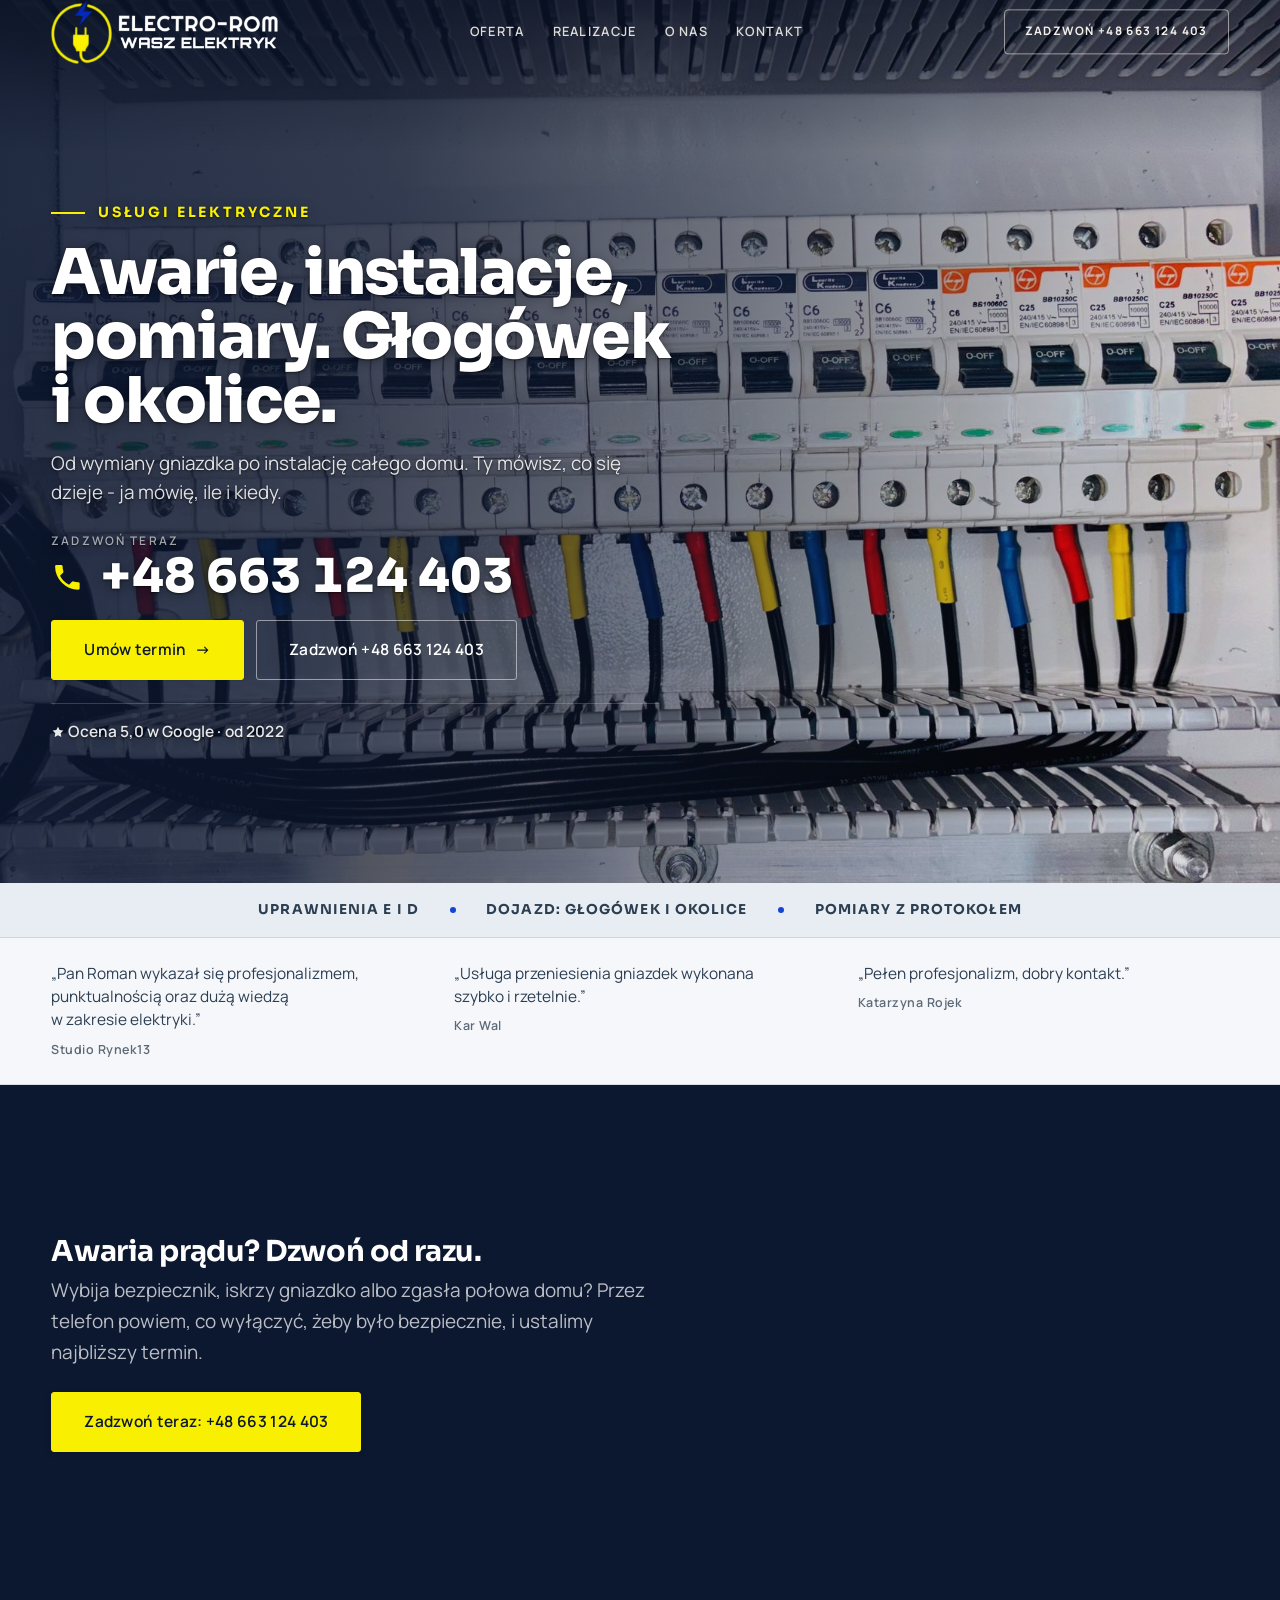
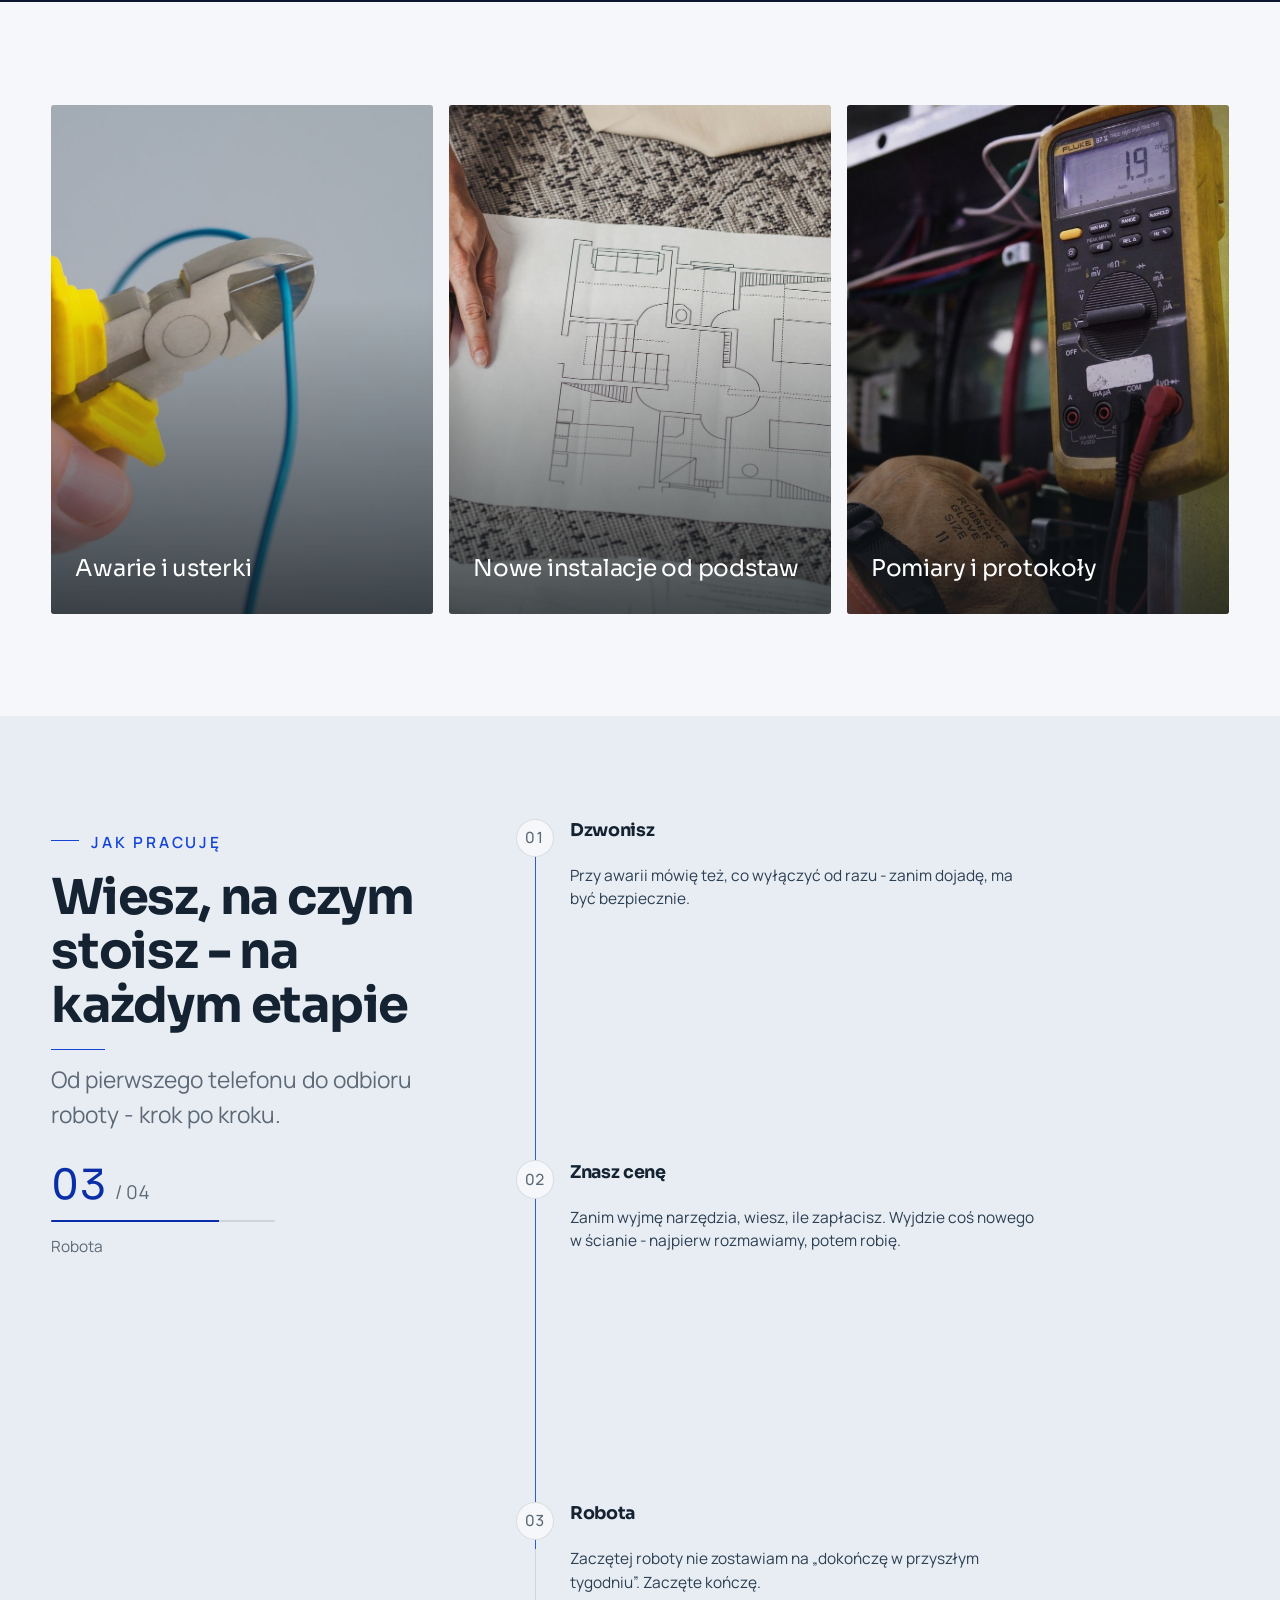
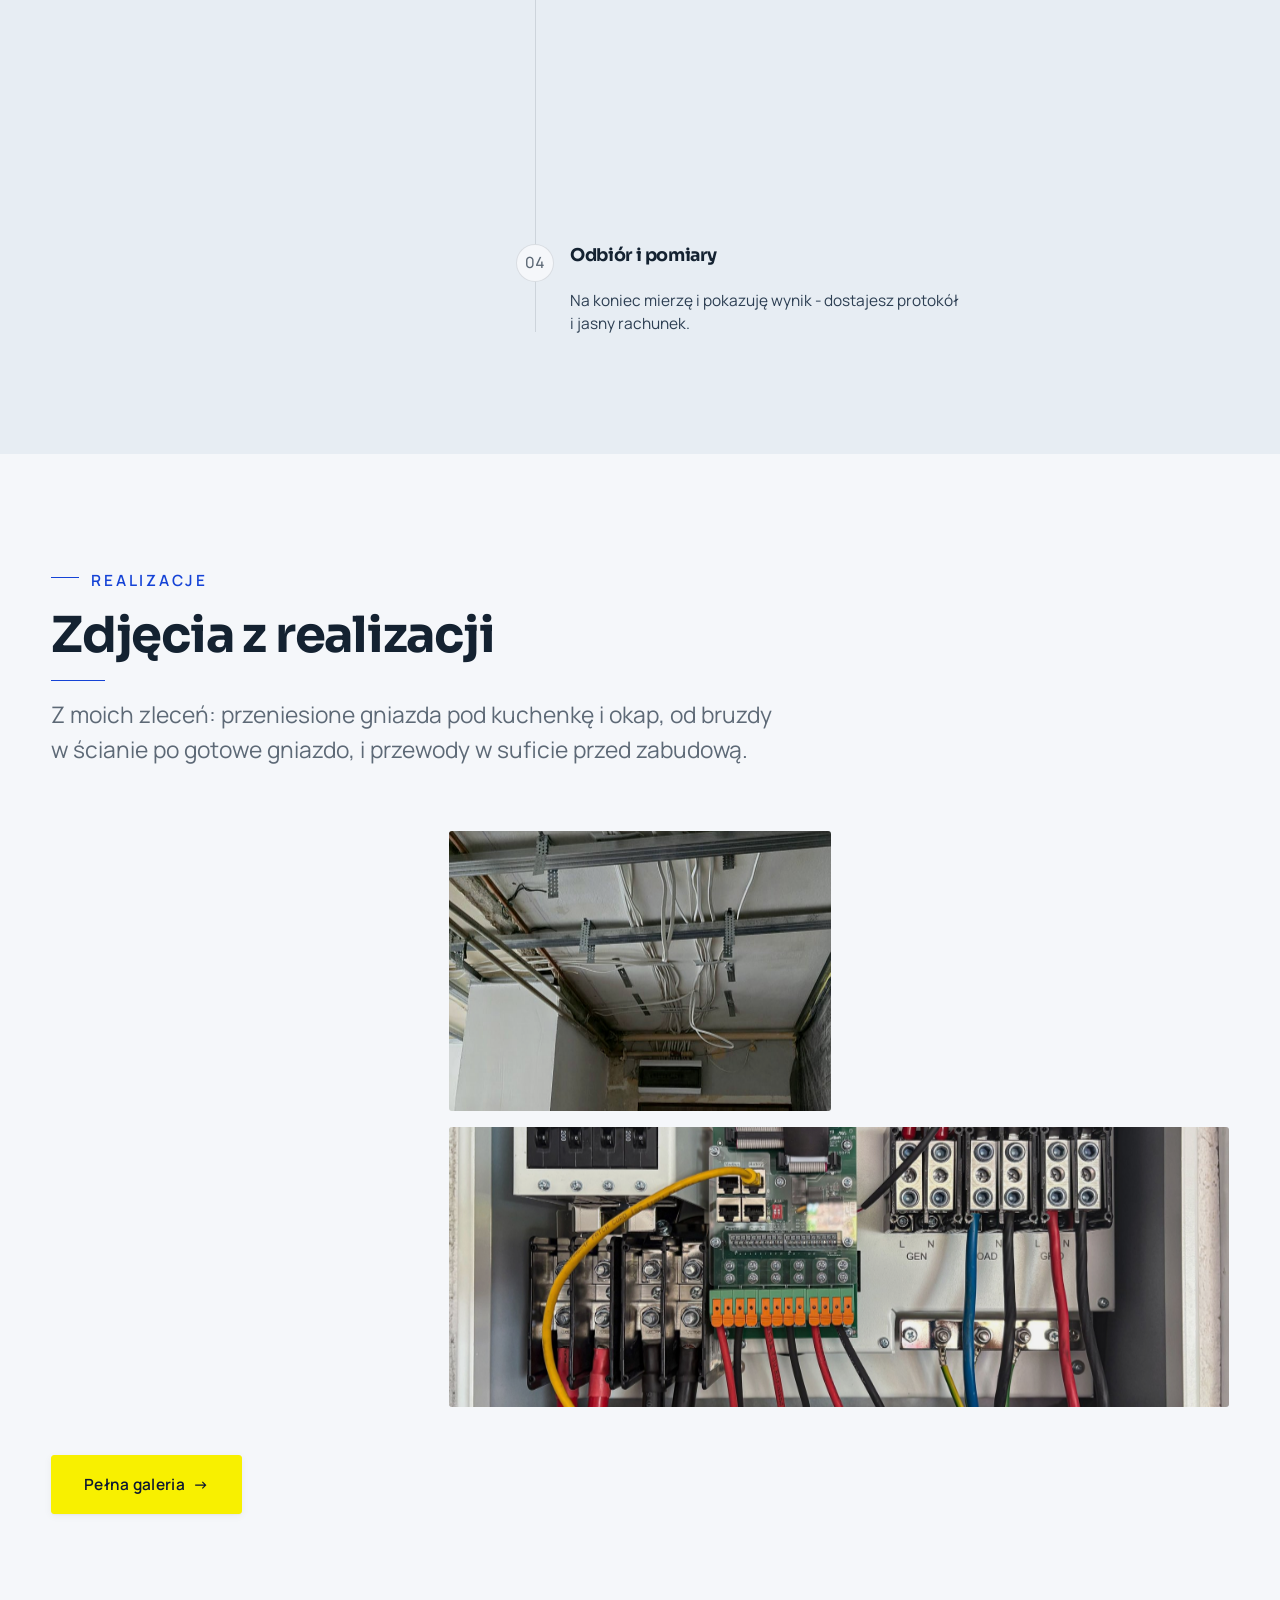
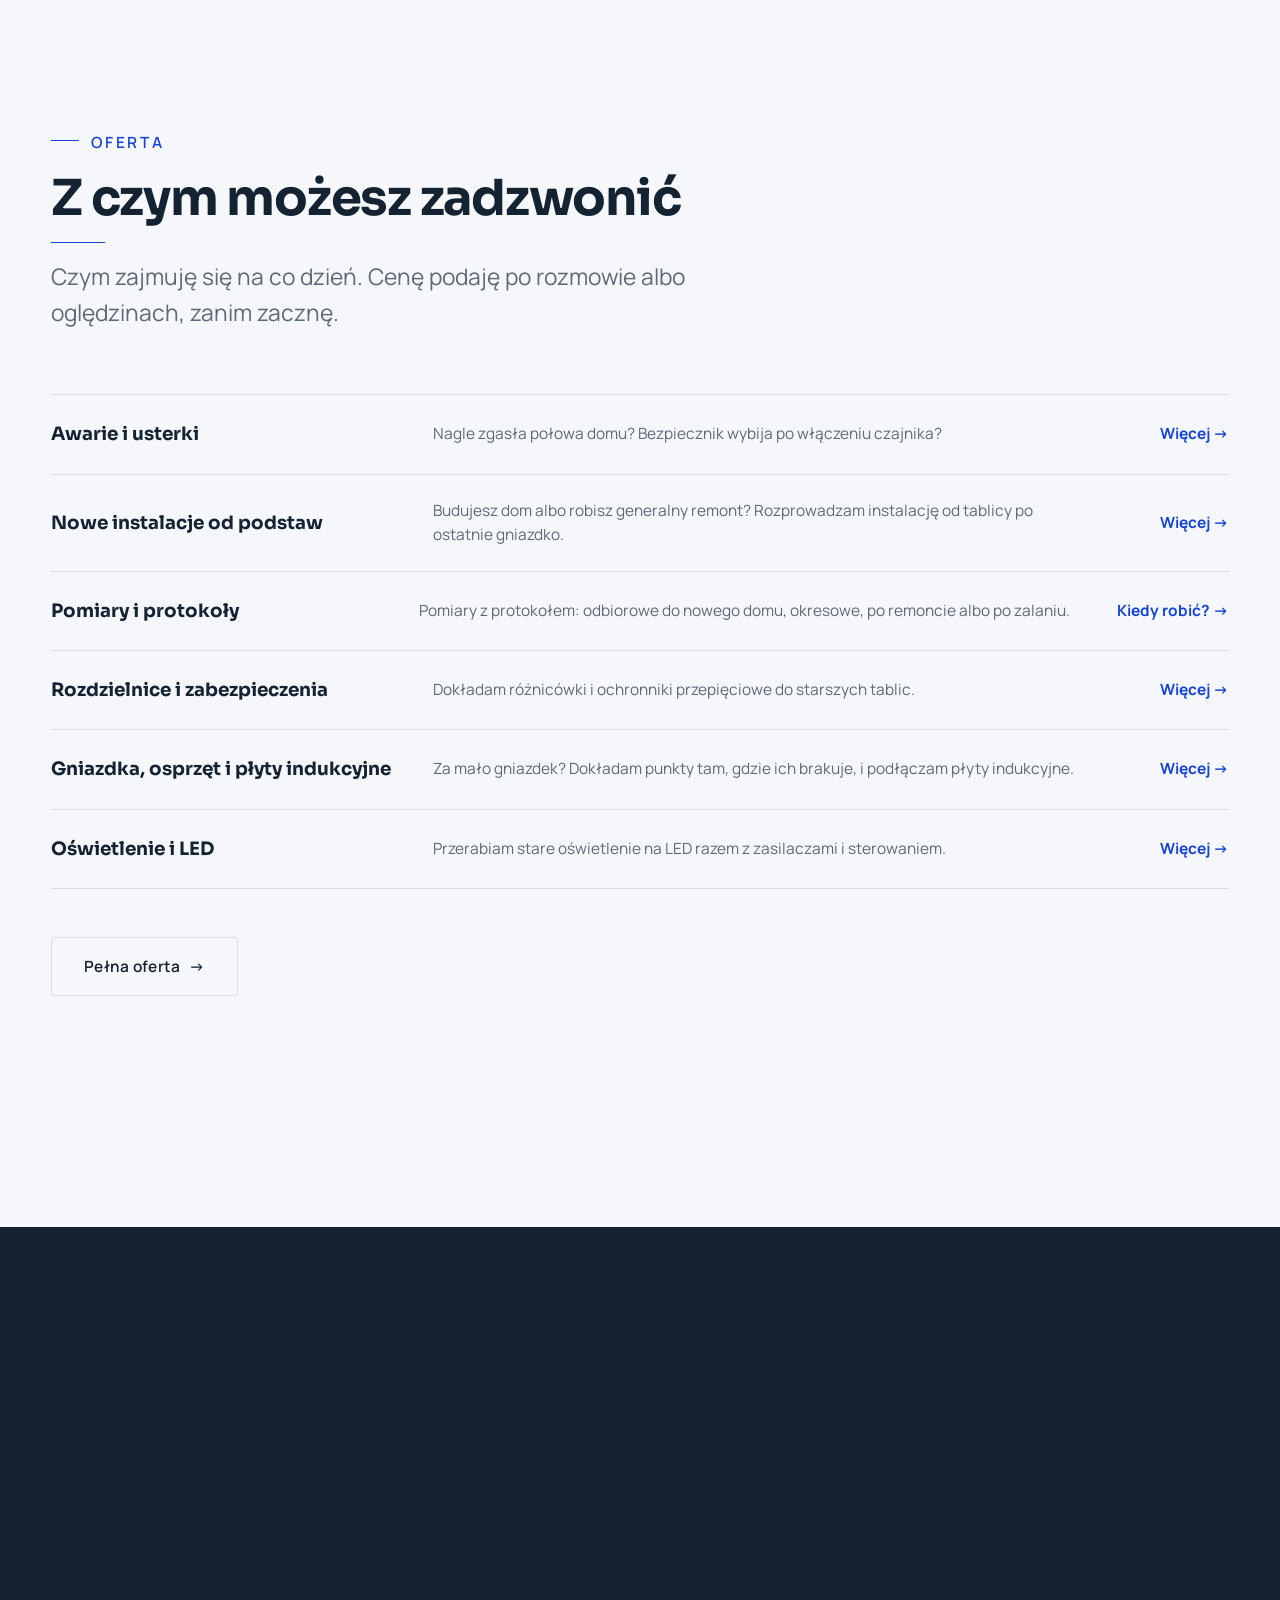
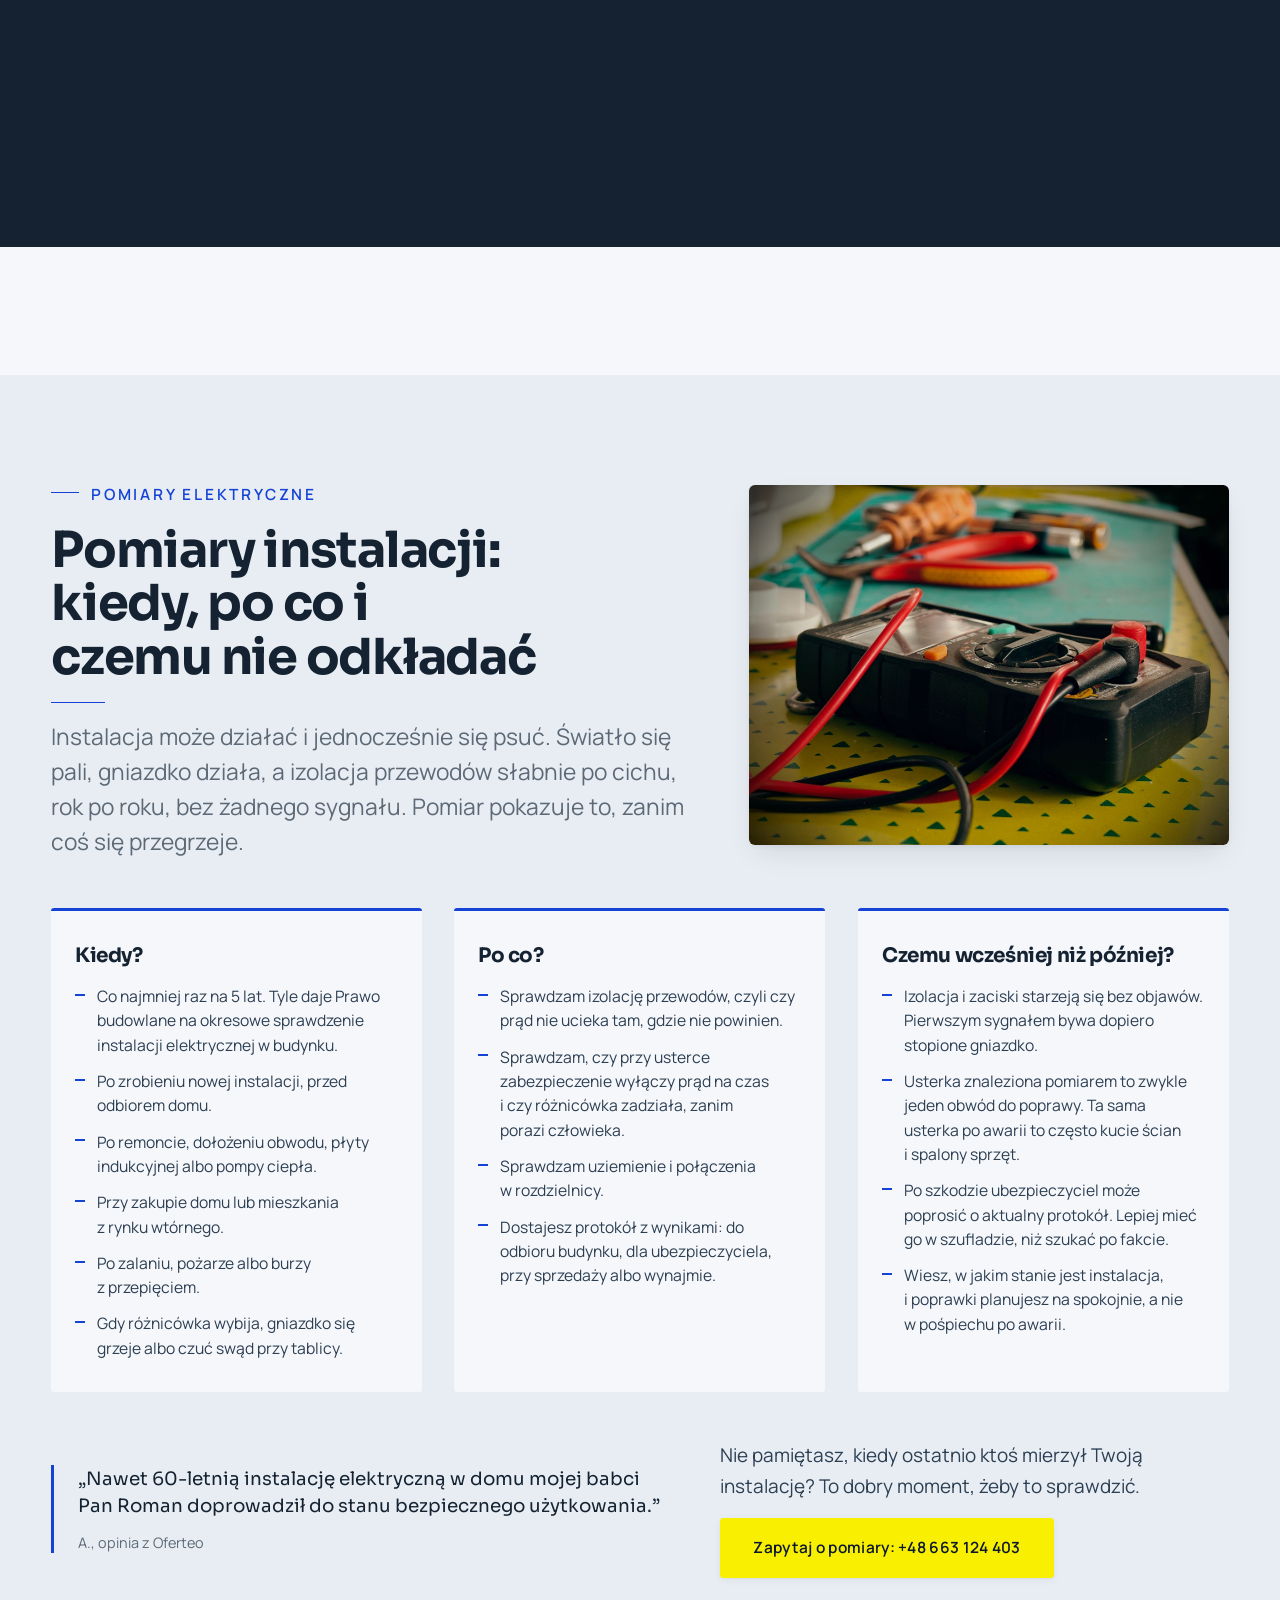
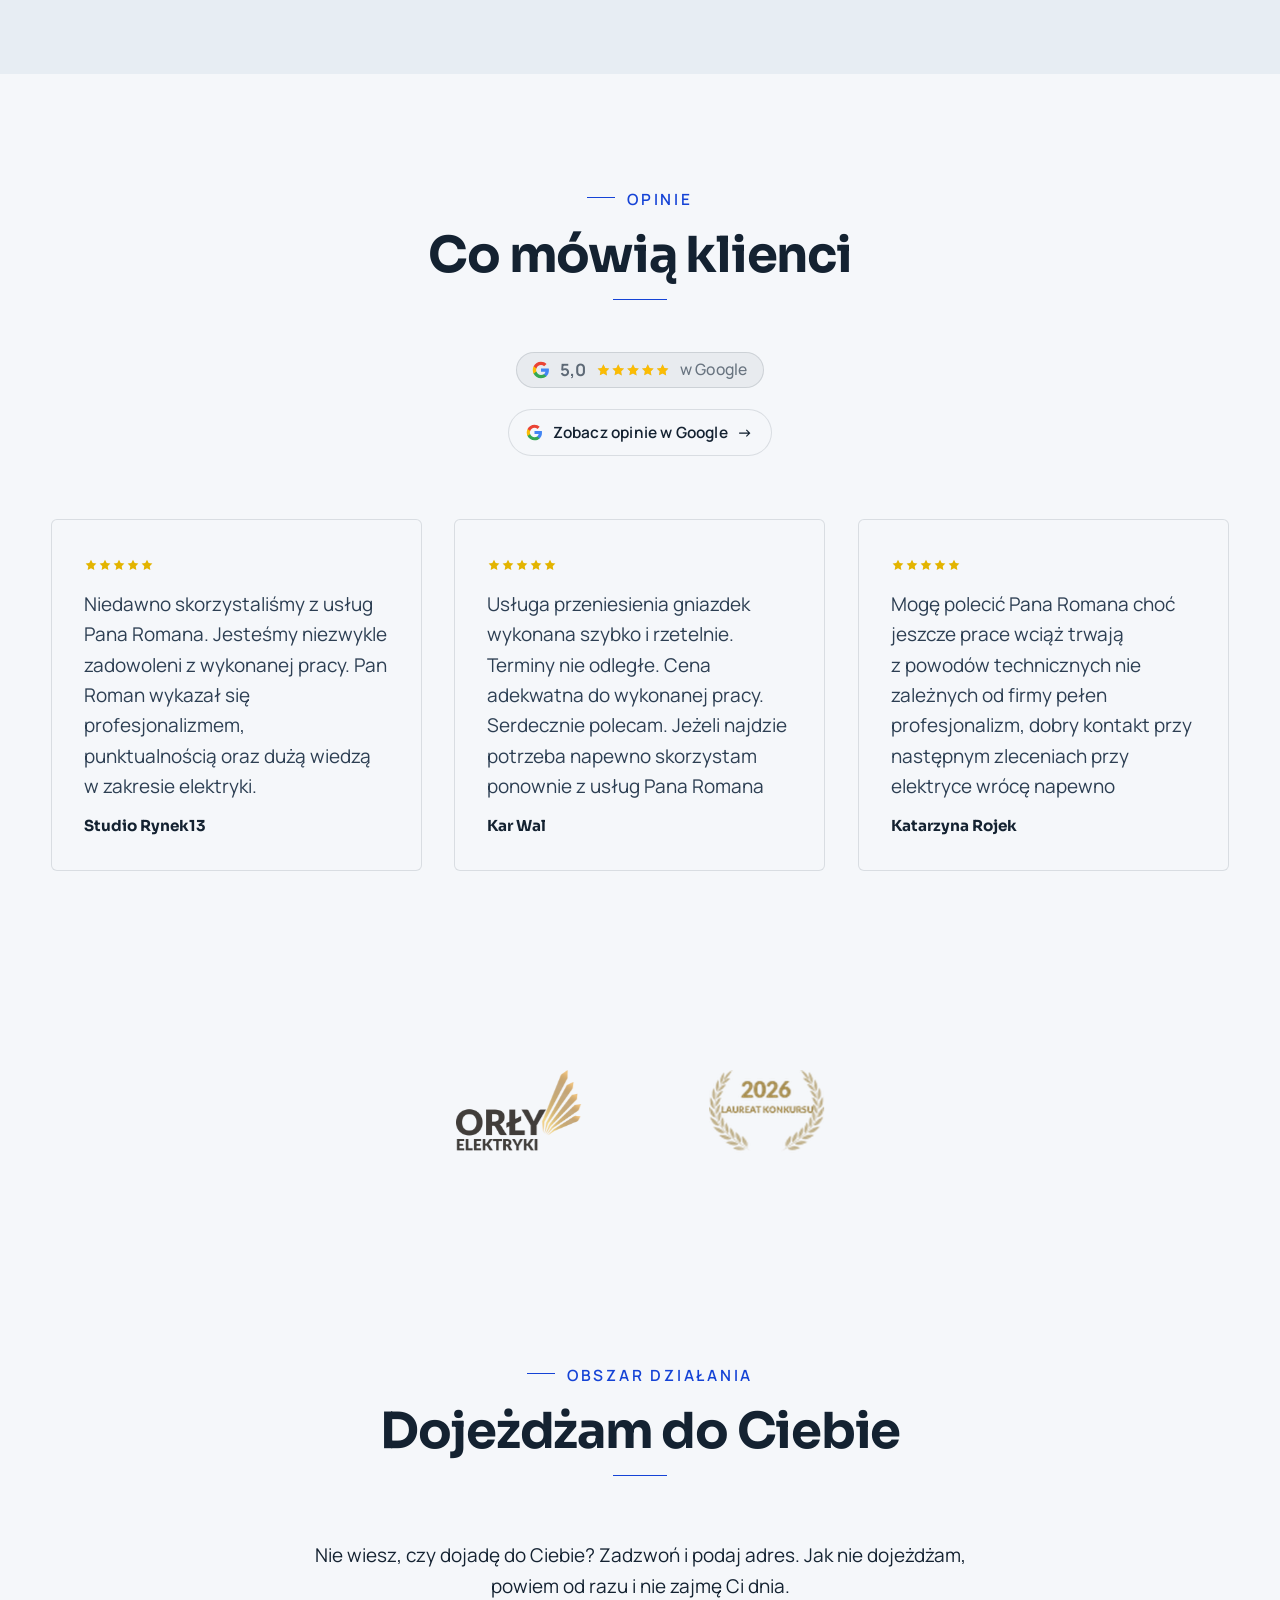
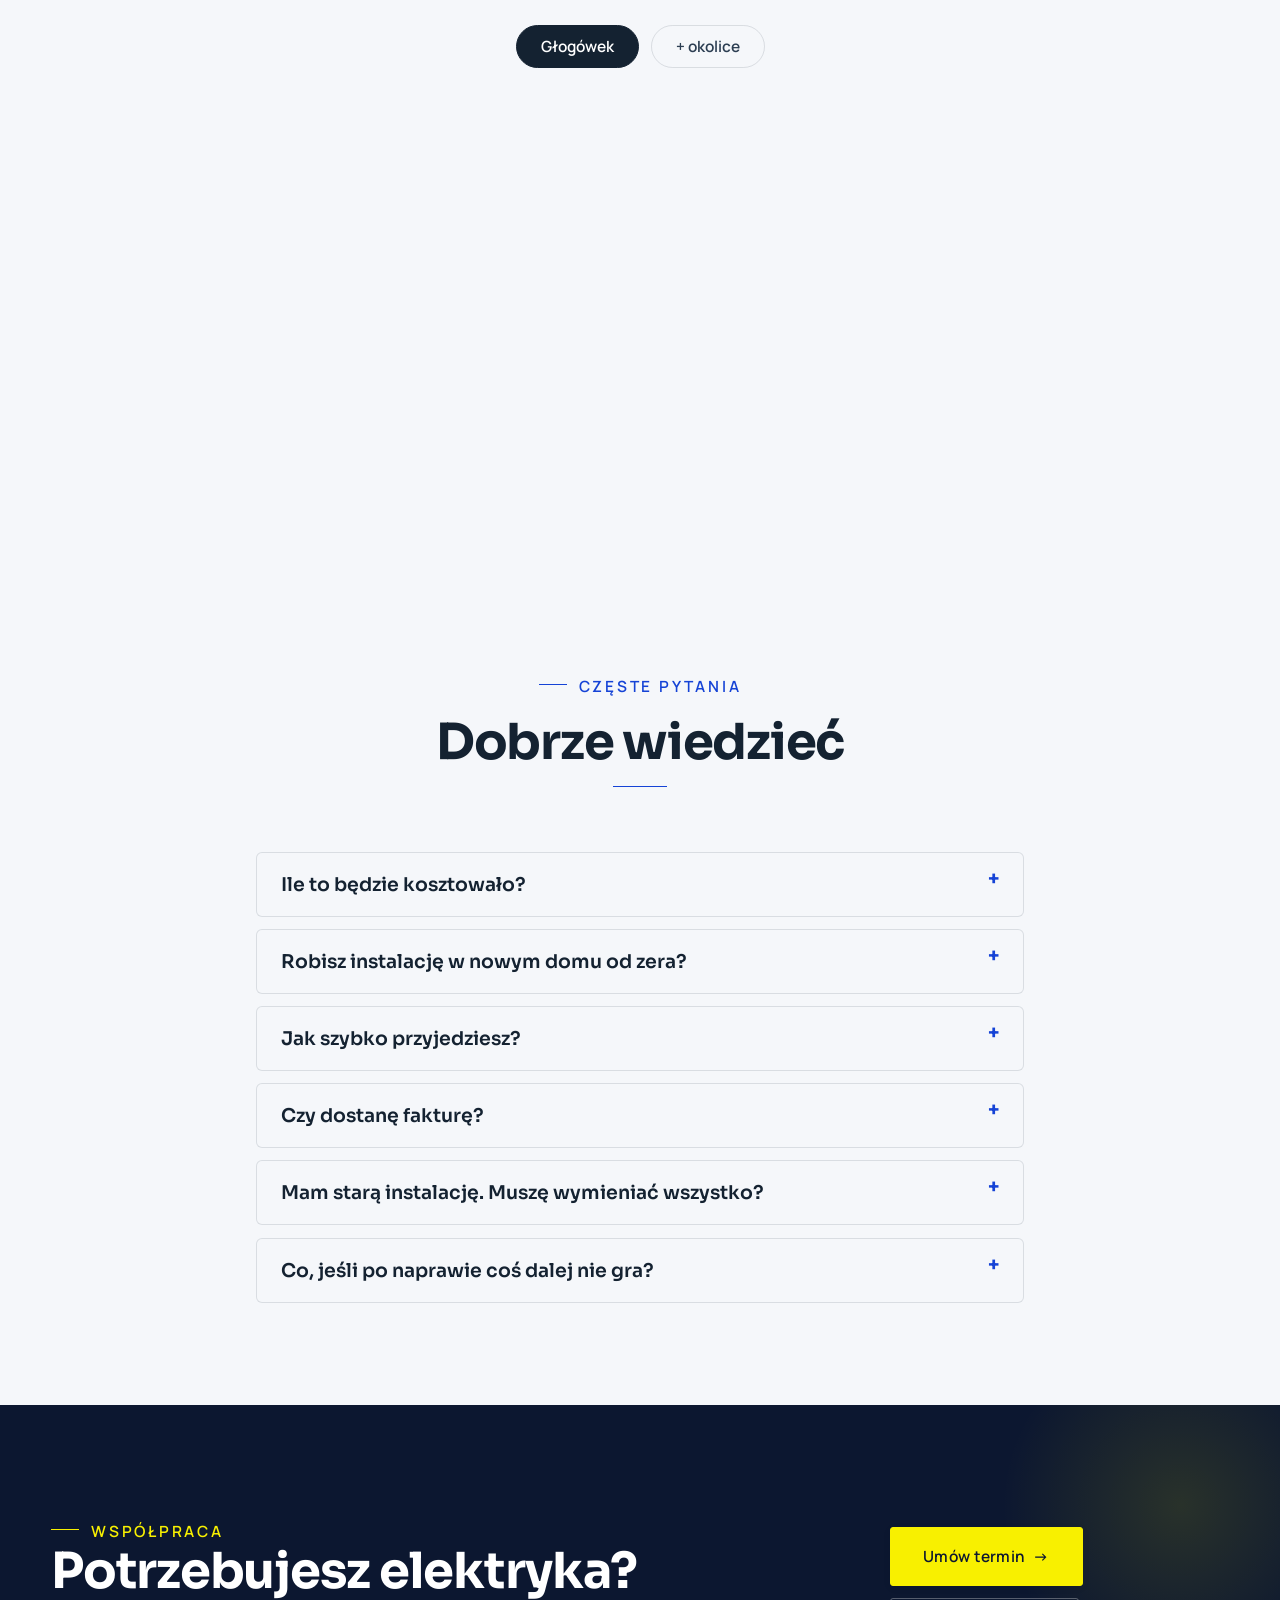
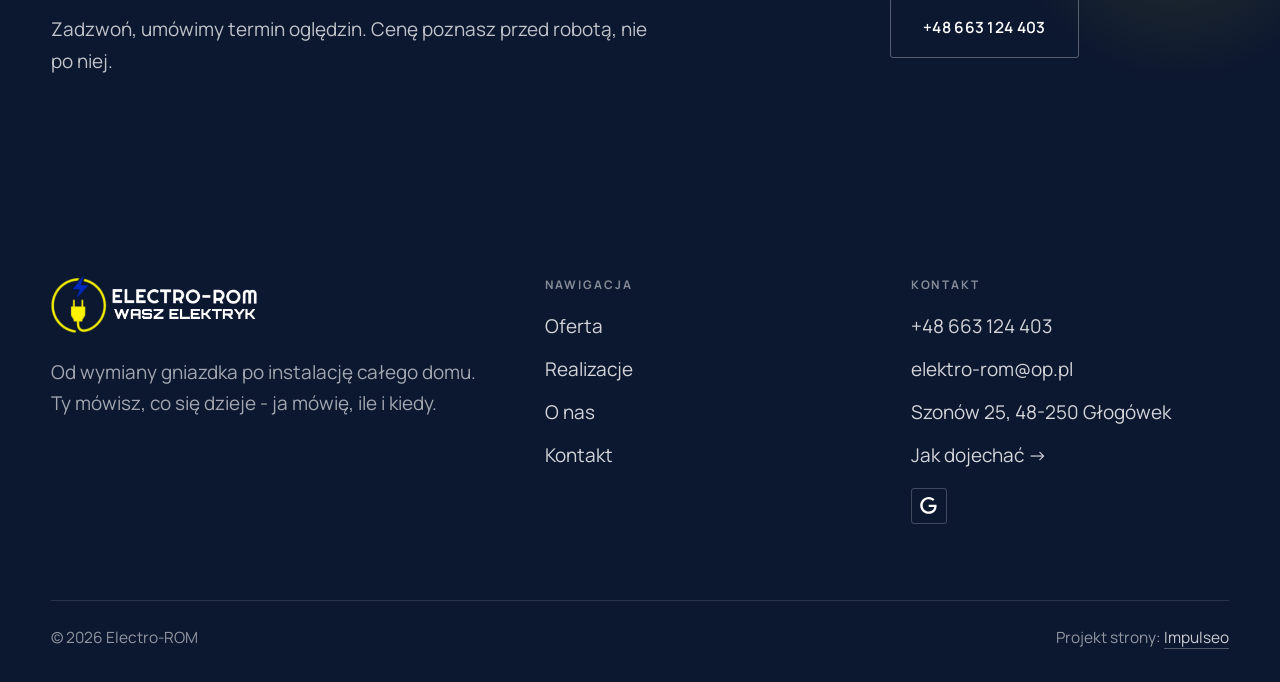
<file: index.html>
<!DOCTYPE html>
<html lang="pl">
<head>
<meta charset="UTF-8">
<meta name="viewport" content="width=device-width, initial-scale=1.0">
<title>Electro-ROM - elektryk, awarie i instalacje</title>
<meta name="description" content="Elektryk w Głogówku z dojazdem. Awarie, nowe instalacje od podstaw i pomiary z protokołem. Uprawnienia E i D. Cenę znasz przed robotą. Zadzwoń: +48 663 124 403.">
<link rel="canonical" href="https://impulseo-pl.github.io/elektro-rom/">
<meta name="robots" content="noindex, nofollow">
<meta property="og:type" content="website">
<meta property="og:locale" content="pl_PL">
<meta property="og:site_name" content="Electro-ROM">
<meta property="og:title" content="Electro-ROM - elektryk, awarie i instalacje">
<meta property="og:description" content="Elektryk w Głogówku z dojazdem. Awarie, nowe instalacje od podstaw i pomiary z protokołem. Uprawnienia E i D. Cenę znasz przed robotą. Zadzwoń: +48 663 124 403.">
<meta property="og:url" content="https://impulseo-pl.github.io/elektro-rom/">
<meta property="og:image" content="https://impulseo-pl.github.io/elektro-rom/img/og.jpg">
<meta property="og:image:width" content="1200">
<meta property="og:image:height" content="630">
<meta name="twitter:card" content="summary_large_image">
<script type="application/ld+json">{"@context": "https://schema.org", "@type": "Electrician", "name": "Electro-ROM", "url": "https://impulseo-pl.github.io/elektro-rom/", "telephone": "+48663124403", "image": "https://impulseo-pl.github.io/elektro-rom/img/og.jpg", "areaServed": "Głogówek", "sameAs": ["https://www.google.com/maps?cid=12505526160264738624"]}</script>
<link rel="preconnect" href="https://fonts.googleapis.com">
<link rel="preconnect" href="https://fonts.gstatic.com" crossorigin>
<link href="https://fonts.googleapis.com/css2?family=Sora:wght@600;700;800&family=Manrope:wght@400;500;600&display=swap" rel="stylesheet">
<link rel="stylesheet" href="assets/styles.css?v=f1be843c">
<link rel="preload" as="image" href="img/logo.png" fetchpriority="high">
<script>
/* EKRAN POWITALNY - zapala klasy PRZED pierwszą klatką. Musi stać w <head>
   i BEZ defer: z defer przez ułamek sekundy widać stronę, a potem kurtynę.
   Gra RAZ na wizytę; ?intro w adresie = zagraj ponownie (do pokazywania).
   Automaty (navigator.webdriver) go nie oglądają - chyba że z ?intro. */
(function(){try{
  var h=document.documentElement;
  if(window.matchMedia&&window.matchMedia('(prefers-reduced-motion:reduce)').matches)return;
  var znowu=/[?&]intro(=|&|$)/.test(location.search);
  if(!znowu){
    if(navigator.webdriver)return;
    try{
      if(sessionStorage.getItem('er_wejscie'))return;
      sessionStorage.setItem('er_wejscie','1');
    }catch(e){}
  }
  h.classList.add('intro-on');
}catch(e){}})();
</script>
</head>
<body>

<header class="nav">
  <div class="wrap nav-inner">
    <a class="brand brand-has-logo" href="index.html"><img class="brand-logo" src="img/logo.png" alt="Electro-ROM" width="1500" height="423" decoding="async"></a>
    <nav class="nav-links">
      <a href="oferta.html">Oferta</a>
      <a href="realizacje.html">Realizacje</a>
      <a href="o-nas.html">O nas</a>
      <a href="kontakt.html">Kontakt</a>
      <a href="tel:+48663124403" class="btn btn-accent">Zadzwoń +48 663 124 403</a>
    </nav>
    <button class="nav-toggle" aria-label="Menu"><span></span><span></span><span></span></button>
  </div>
</header>

<div class="intro-kurtyna" aria-hidden="true"><i class="ik-przewod"><b></b></i><i class="ik-krawedz"></i></div>
<script>
/* EKRAN POWITALNY - pomiar i takty. Stoi TUŻ ZA </header> celowo: z końca strony
   (main.js) start wypada ~300 ms później, a całe wejście ma budżet ~1,5 s.
   Kurtyna NIE RUSZA, dopóki logo nie jest pobrane I ZDEKODOWANE - inaczej takt
   wyłaniania gra na pustym miejscu, a plik pojawia się w połowie przelotu. */
(function(){
  var h=document.documentElement;
  if(!h.classList.contains('intro-on'))return;

  var kurtyna=document.querySelector('.intro-kurtyna');
  var obraz=document.querySelector('.nav .brand-logo');
  var MIN=720,SUFIT=900,CZEKANIE=1400;   /* SUFIT policzony WSTECZ z budżetu ~1,6 s */
  var zamkniete=false,start=0,zaladowane=false,hero=null,ogloszone=false;

  /* Tytuł hero czeka na to zdarzenie i wjeżdża dopiero, gdy płachta odsłoni
     jego miejsce. Bezpiecznik na wypadek awarii wejścia siedzi w main.js. */
  function ogloszKoniec(){
    if(ogloszone)return;
    ogloszone=true;
    try{document.dispatchEvent(new Event('wejscie:koniec'));}
    catch(e){var z=document.createEvent('Event');z.initEvent('wejscie:koniec',false,false);
             document.dispatchEvent(z);}
  }
  function sprzataj(){
    ogloszKoniec();
    if(zamkniete)return;
    zamkniete=true;
    h.classList.remove('intro-on','intro-gra','intro-out','intro-iskra','intro-mierze');
    h.classList.add('intro-po');
  }
  if(!kurtyna||!obraz){sprzataj();return;}

  /* Spóźnionego wejścia nie gramy: kto już czekał na stronę na wolnym łączu,
     ma ją zobaczyć od razu, a nie dostać jeszcze kurtynę na wierzch. */
  function zaPozno(){return !!(window.performance&&performance.now&&performance.now()>1400);}
  if(zaPozno()){sprzataj();return;}

  /* Rozmiar na kurtynie i cel lotu MIERZYMY. Sufit rozmiaru = piksele pliku
     podzielone przez gęstość ekranu - powyżej tego znak byłby miękki na telefonie. */
  function wymiary(){
    h.classList.add('intro-mierze');
    var r=obraz.getBoundingClientRect();
    var b=obraz.parentNode.getBoundingClientRect();   /* blok marki z odstępami - rezerwa miejsca w pasku */
    h.classList.remove('intro-mierze');
    if(!r.width||!r.height)return false;
    var gestosc=Math.min(window.devicePixelRatio||1,3);
    var sufit=(obraz.naturalWidth||1500)/gestosc;
    var cel=(window.innerWidth<680)?Math.min(window.innerWidth*0.74,320)
                                   :Math.min(window.innerWidth*0.42,500);
    cel=Math.max(r.width,Math.min(cel,sufit));
    h.style.setProperty('--i-w',Math.round(cel)+'px');
    h.style.setProperty('--i-h',Math.round(cel*r.height/r.width)+'px');
    h.style.setProperty('--i-zmniejsz',(r.width/cel).toFixed(4));   /* zawsze <= 1 */
    h.style.setProperty('--i-px',Math.round(r.left+r.width/2-window.innerWidth/2)+'px');
    h.style.setProperty('--i-py',Math.round(r.top+r.height/2-window.innerHeight/2)+'px');
    h.style.setProperty('--i-baza-w',b.width.toFixed(2)+'px');
    h.style.setProperty('--i-baza-h',b.height.toFixed(2)+'px');
    return true;
  }

  /* Pod zasłoną liczy się JEDNO zdjęcie - hero. `complete` = pobrane, decode() = narysowane. */
  var heroNarysowany=false,heroPytany=false;
  function heroGotowe(){
    if(heroNarysowany)return true;
    if(!hero)hero=document.querySelector('.hero-fach .hf-photo');
    if(!(hero&&hero.complete&&hero.naturalWidth>0))return false;
    if(!hero.decode){heroNarysowany=true;return true;}
    if(!heroPytany){
      heroPytany=true;
      hero.decode().then(function(){heroNarysowany=true;},function(){heroNarysowany=true;});
    }
    return heroNarysowany;
  }
  function moze(){
    if(zamkniete)return;
    if(Date.now()-start>=MIN&&(heroGotowe()||zaladowane))zejdz();
    else setTimeout(moze,70);
  }
  function zejdz(){
    if(zamkniete||h.classList.contains('intro-out'))return;
    h.classList.add('intro-out');
    setTimeout(ogloszKoniec,420);        /* płachta minęła miejsce tytułu - hero rusza */
    setTimeout(sprzataj,800);            /* po przelocie znaku do paska (.76 s) */
  }
  function graj(){
    if(zamkniete)return;
    if(zaPozno()){sprzataj();return;}
    if(!wymiary()){sprzataj();return;}   /* nie ma czego mierzyć - lepiej bez wejścia */
    start=Date.now();
    /* DWIE klatki: po jednej przeglądarka skleja stan startowy z końcowym */
    requestAnimationFrame(function(){requestAnimationFrame(function(){
      if(zamkniete)return;
      h.classList.add('intro-gra');
      moze();
      setTimeout(function(){if(!zamkniete)h.classList.add('intro-iskra');},640);  /* iskra gaśnie na końcu przewodu */
      setTimeout(zejdz,SUFIT);
      setTimeout(sprzataj,3600);         /* twardy bezpiecznik, niezależny od wszystkiego */
    });});
  }

  function pobrane(){return obraz.complete&&obraz.naturalWidth>0;}
  function zacznij(){
    if(zamkniete)return;
    if(obraz.decode)obraz.decode().then(graj,graj);
    else graj();
  }
  if(pobrane())zacznij();
  else{
    obraz.addEventListener('load',zacznij);
    obraz.addEventListener('error',sprzataj);         /* logo nie doszło = żadnego wejścia */
    setTimeout(function(){pobrane()?zacznij():sprzataj();},CZEKANIE);
  }
  window.addEventListener('load',function(){zaladowane=true;});

  /* Klik / dotyk / klawisz / przewinięcie przerywa natychmiast. */
  var y0=window.scrollY||0;
  ['click','touchstart','keydown'].forEach(function(z){
    window.addEventListener(z,sprzataj,{passive:true});
  });
  window.addEventListener('scroll',function(){
    if(Math.abs((window.scrollY||0)-y0)>6)sprzataj();
  },{passive:true});
})();
</script>

<main>
<section class="hero-fach">
  <img class="hf-photo" src="img/hero.jpg" fetchpriority="high" data-rotate="img/g15.jpg|img/g14.jpg" alt="Electro-ROM" width="1880" height="1251">
  <div class="hf-panel">
    <div class="hf-inner">
      <span class="hf-kicker">Usługi elektryczne</span>
      <h1 class="hf-title">Awarie, instalacje, pomiary. Głogówek i okolice. <em></em></h1>
      <p class="hf-lead">Od wymiany gniazdka po instalację całego domu. Ty mówisz, co się dzieje - ja mówię, ile i kiedy.</p>
      <a class="hf-phone" href="tel:+48663124403"><span class="hf-phone-lab">Zadzwoń teraz</span><span class="hf-phone-num"><svg class="ico-tel" width="16" height="16" viewBox="0 0 24 24" fill="none" aria-hidden="true"><path d="M6.6 10.8a15.5 15.5 0 0 0 6.6 6.6l2.2-2.2a1 1 0 0 1 1-.24 11.4 11.4 0 0 0 3.6.58 1 1 0 0 1 1 1V20a1 1 0 0 1-1 1A17 17 0 0 1 3 4a1 1 0 0 1 1-1h3.5a1 1 0 0 1 1 1c0 1.25.2 2.46.58 3.6a1 1 0 0 1-.25 1l-2.23 2.2Z" fill="currentColor"/></svg> +48 663 124 403</span></a>
      <div class="hf-actions">
        <a href="kontakt.html" class="btn btn-accent">Umów termin <span class="arr">→</span></a>
        <a href="tel:+48663124403" class="btn btn-ghost hf-ghost">Zadzwoń +48 663 124 403</a>
      </div>
      <div class="hf-trust"><svg class="ico-star" width="14" height="14" viewBox="0 0 24 24" style="vertical-align:-2px" aria-hidden="true"><path d="M12 2.8l2.85 5.8 6.4.93-4.63 4.5 1.1 6.37L12 17.4l-5.72 3 1.1-6.37-4.63-4.5 6.4-.93L12 2.8Z" fill="currentColor"/></svg> Ocena 5,0 w Google · od 2022</div>
    </div>
  </div>
</section>
<section class="fach-promise">
  <div class="wrap">
    <ul class="fp-row reveal"><li>Uprawnienia E i D</li><li>Dojazd: Głogówek i okolice</li><li>Pomiary z protokołem</li></ul>
  </div>
</section>
<section class="opinie-mini" aria-label="Opinie klientów">
  <div class="wrap">
    <div class="om-row">
      <div class="om-item reveal"><blockquote>„Pan Roman wykazał się profesjonalizmem, punktualnością oraz dużą wiedzą w zakresie elektryki.”</blockquote><span class="om-autor">Studio Rynek13</span></div>
      <div class="om-item reveal"><blockquote>„Usługa przeniesienia gniazdek wykonana szybko i rzetelnie.”</blockquote><span class="om-autor">Kar Wal</span></div>
      <div class="om-item reveal"><blockquote>„Pełen profesjonalizm, dobry kontakt.”</blockquote><span class="om-autor">Katarzyna Rojek</span></div>
    </div>
  </div>
</section>
<section class="awaria">
  <div class="wrap">
      <div class="reveal">
        <h3>Awaria prądu? Dzwoń od razu.</h3>
        <p>Wybija bezpiecznik, iskrzy gniazdko albo zgasła połowa domu? Przez telefon powiem, co wyłączyć, żeby było bezpiecznie, i ustalimy najbliższy termin.</p>
      </div>
      <a class="btn btn-accent" href="tel:+48663124403">Zadzwoń teraz: +48 663 124 403</a>
  </div>
</section>
<section class="gateways-band">
  <div class="wrap">
    <div class="gateways">
      <a href="oferta.html" class="gateway reveal"><img src="img/g5.jpg" alt="Awarie i usterki" loading="lazy" width="1880" height="1253" decoding="async"><span class="g-ttl">Awarie i usterki</span></a>
      <a href="oferta.html" class="gateway reveal"><img src="img/g10.jpg" alt="Nowe instalacje od podstaw" loading="lazy" width="1880" height="1253" decoding="async"><span class="g-ttl">Nowe instalacje od podstaw</span></a>
      <a href="#pomiary" class="gateway reveal"><img src="img/g9.jpg" alt="Pomiary i protokoły" loading="lazy" width="1880" height="992" decoding="async"><span class="g-ttl">Pomiary i protokoły</span></a>
    </div>
  </div>
</section>
<section class="proces proces-os fachowcy">
  <div class="wrap proc-grid">
    <div class="proc-side">
      <div class="head reveal">
        <span class="eyebrow">Jak pracuję</span>
        <h2>Wiesz, na czym stoisz - na każdym etapie</h2>
        <p>Od pierwszego telefonu do odbioru roboty - krok po kroku.</p>
      </div>
      <div class="proc-count" aria-hidden="true"><span class="pc-cur">01</span><span class="pc-all">/ 04</span></div>
      <div class="proc-bar" aria-hidden="true"><i></i></div>
      <p class="proc-now" aria-hidden="true">Dzwonisz</p>
    </div>
    <ol class="proces-line">
      <li class="reveal"><span class="pno">01</span><h3>Dzwonisz</h3><p>Przy awarii mówię też, co wyłączyć od razu - zanim dojadę, ma być bezpiecznie.</p></li>
      <li class="reveal"><span class="pno">02</span><h3>Znasz cenę</h3><p>Zanim wyjmę narzędzia, wiesz, ile zapłacisz. Wyjdzie coś nowego w ścianie - najpierw rozmawiamy, potem robię.</p></li>
      <li class="reveal"><span class="pno">03</span><h3>Robota</h3><p>Zaczętej roboty nie zostawiam na „dokończę w przyszłym tygodniu”. Zaczęte kończę.</p></li>
      <li class="reveal"><span class="pno">04</span><h3>Odbiór i pomiary</h3><p>Na koniec mierzę i pokazuję wynik - dostajesz protokół i jasny rachunek.</p></li>
    </ol>
  </div>
</section>
<section>
  <div class="wrap">
    <div class="head reveal">
      <span class="eyebrow">Realizacje</span>
      <h2>Zdjęcia z realizacji</h2>
      <p>Z moich zleceń: przeniesione gniazda pod kuchenkę i okap, od bruzdy w ścianie po gotowe gniazdo, i przewody w suficie przed zabudową.</p>
    </div>
    <div class="gallery">
      <div class="tile t-third reveal"><img src="img/g1.jpg" alt="Electro-ROM" loading="lazy" width="1404" height="2698" decoding="async"></div>
      <div class="tile t-third reveal"><img src="img/g2.jpg" alt="Electro-ROM" loading="lazy" width="721" height="1280" decoding="async"></div>
      <div class="tile t-third reveal"><img src="img/g3.jpg" alt="Electro-ROM" loading="lazy" width="1600" height="2838" decoding="async"></div>
      <div class="tile t-third reveal"><img src="img/g4.jpg" alt="Electro-ROM" loading="lazy" width="1600" height="2838" decoding="async"></div>
      <div class="tile t-two3 reveal"><img src="img/g8.jpg" alt="Electro-ROM" loading="lazy" width="1880" height="1357" decoding="async"></div>
    </div>
    <div style="margin-top:var(--space-7)" class="reveal"><a href="realizacje.html" class="btn btn-accent">Pełna galeria <span class="arr">→</span></a></div>
  </div>
</section>
<section class="fach-uslugi">
  <div class="wrap">
    <div class="head reveal">
      <span class="eyebrow">Oferta</span>
      <h2>Z czym możesz zadzwonić</h2>
      <p>Czym zajmuję się na co dzień. Cenę podaję po rozmowie albo oględzinach, zanim zacznę.</p>
    </div>
    <ul class="fu-list">
      <li class="fu-row reveal"><div class="fu-name">Awarie i usterki</div><div class="fu-desc">Nagle zgasła połowa domu? Bezpiecznik wybija po włączeniu czajnika?</div><a class="fu-cta" href="oferta.html">Więcej <span class="arr">→</span></a></li>
      <li class="fu-row reveal"><div class="fu-name">Nowe instalacje od podstaw</div><div class="fu-desc">Budujesz dom albo robisz generalny remont? Rozprowadzam instalację od tablicy po ostatnie gniazdko.</div><a class="fu-cta" href="oferta.html">Więcej <span class="arr">→</span></a></li>
      <li class="fu-row reveal"><div class="fu-name">Pomiary i protokoły</div><div class="fu-desc">Pomiary z protokołem: odbiorowe do nowego domu, okresowe, po remoncie albo po zalaniu.</div><a class="fu-cta" href="#pomiary">Kiedy robić? <span class="arr">→</span></a></li>
      <li class="fu-row reveal"><div class="fu-name">Rozdzielnice i zabezpieczenia</div><div class="fu-desc">Dokładam różnicówki i ochronniki przepięciowe do starszych tablic.</div><a class="fu-cta" href="oferta.html">Więcej <span class="arr">→</span></a></li>
      <li class="fu-row reveal"><div class="fu-name">Gniazdka, osprzęt i płyty indukcyjne</div><div class="fu-desc">Za mało gniazdek? Dokładam punkty tam, gdzie ich brakuje, i podłączam płyty indukcyjne.</div><a class="fu-cta" href="oferta.html">Więcej <span class="arr">→</span></a></li>
      <li class="fu-row reveal"><div class="fu-name">Oświetlenie i LED</div><div class="fu-desc">Przerabiam stare oświetlenie na LED razem z zasilaczami i sterowaniem.</div><a class="fu-cta" href="oferta.html">Więcej <span class="arr">→</span></a></li>
    </ul>
    <div style="margin-top:var(--space-7)" class="reveal"><a href="oferta.html" class="btn btn-ghost">Pełna oferta <span class="arr">→</span></a></div>
  </div>
</section>
<section class="stopklatka" aria-hidden="true">
  <div class="stk-bg" style="background-image:url(img/g7.jpg)"></div>
</section>
<section class="pomiary" id="pomiary">
  <div class="wrap">
    <div class="pm-top">
      <div class="head reveal">
        <span class="eyebrow">Pomiary elektryczne</span>
        <h2>Pomiary instalacji: kiedy, po co i czemu nie odkładać</h2>
        <p>Instalacja może działać i jednocześnie się psuć. Światło się pali, gniazdko działa, a izolacja przewodów słabnie po cichu, rok po roku, bez żadnego sygnału. Pomiar pokazuje to, zanim coś się przegrzeje.</p>
      </div>
      <div class="pm-art reveal"><img src="img/g6.jpg" alt="Miernik do pomiarów instalacji elektrycznej" loading="lazy" width="1731" height="1300" decoding="async"></div>
    </div>
    <div class="pm-grid">
      <div class="pm-col reveal">
        <h3><span class="pm-q">Kiedy?</span></h3>
        <ul>
          <li>Co najmniej raz na 5 lat. Tyle daje Prawo budowlane na okresowe sprawdzenie instalacji elektrycznej w budynku.</li>
          <li>Po zrobieniu nowej instalacji, przed odbiorem domu.</li>
          <li>Po remoncie, dołożeniu obwodu, płyty indukcyjnej albo pompy ciepła.</li>
          <li>Przy zakupie domu lub mieszkania z rynku wtórnego.</li>
          <li>Po zalaniu, pożarze albo burzy z przepięciem.</li>
          <li>Gdy różnicówka wybija, gniazdko się grzeje albo czuć swąd przy tablicy.</li>
        </ul>
      </div>
      <div class="pm-col reveal">
        <h3><span class="pm-q">Po co?</span></h3>
        <ul>
          <li>Sprawdzam izolację przewodów, czyli czy prąd nie ucieka tam, gdzie nie powinien.</li>
          <li>Sprawdzam, czy przy usterce zabezpieczenie wyłączy prąd na czas i czy różnicówka zadziała, zanim porazi człowieka.</li>
          <li>Sprawdzam uziemienie i połączenia w rozdzielnicy.</li>
          <li>Dostajesz protokół z wynikami: do odbioru budynku, dla ubezpieczyciela, przy sprzedaży albo wynajmie.</li>
        </ul>
      </div>
      <div class="pm-col reveal">
        <h3><span class="pm-q">Czemu wcześniej niż później?</span></h3>
        <ul>
          <li>Izolacja i zaciski starzeją się bez objawów. Pierwszym sygnałem bywa dopiero stopione gniazdko.</li>
          <li>Usterka znaleziona pomiarem to zwykle jeden obwód do poprawy. Ta sama usterka po awarii to często kucie ścian i spalony sprzęt.</li>
          <li>Po szkodzie ubezpieczyciel może poprosić o aktualny protokół. Lepiej mieć go w szufladzie, niż szukać po fakcie.</li>
          <li>Wiesz, w jakim stanie jest instalacja, i poprawki planujesz na spokojnie, a nie w pośpiechu po awarii.</li>
        </ul>
      </div>
    </div>
    <div class="pm-foot reveal">
      <blockquote class="pm-quote">„Nawet 60-letnią instalację elektryczną w domu mojej babci Pan Roman doprowadził do stanu bezpiecznego użytkowania.”<span>A., opinia z Oferteo</span></blockquote>
      <div class="pm-cta">
        <p>Nie pamiętasz, kiedy ostatnio ktoś mierzył Twoją instalację? To dobry moment, żeby to sprawdzić.</p>
        <a class="btn btn-accent" href="tel:+48663124403">Zapytaj o pomiary: +48 663 124 403</a>
      </div>
    </div>
  </div>
</section>
<section class="opinie">
  <div class="wrap">
    <div class="head center reveal">
      <span class="eyebrow">Opinie</span>
      <h2>Co mówią klienci</h2>
    </div>
    <p class="op-meta reveal"><span class="g-badge"><svg class="gb-ico" viewBox="0 0 24 24" width="18" height="18" aria-hidden="true"><path fill="#4285F4" d="M22.56 12.25c0-.78-.07-1.53-.2-2.25H12v4.26h5.92c-.26 1.37-1.04 2.53-2.21 3.31v2.77h3.57c2.08-1.92 3.28-4.74 3.28-8.09z"/><path fill="#34A853" d="M12 23c2.97 0 5.46-.98 7.28-2.66l-3.57-2.77c-.98.66-2.23 1.06-3.71 1.06-2.86 0-5.29-1.93-6.16-4.53H2.18v2.84C3.99 20.53 7.7 23 12 23z"/><path fill="#FBBC05" d="M5.84 14.09c-.22-.66-.35-1.36-.35-2.09s.13-1.43.35-2.09V7.07H2.18C1.43 8.55 1 10.22 1 12s.43 3.45 1.18 4.93l2.85-2.22.81-.62z"/><path fill="#EA4335" d="M12 5.38c1.62 0 3.06.56 4.21 1.64l3.15-3.15C17.45 2.09 14.97 1 12 1 7.7 1 3.99 3.47 2.18 7.07l3.66 2.84c.87-2.6 3.3-4.53 6.16-4.53z"/></svg><b class="gb-ocena">5,0</b><svg class="gb-stars" viewBox="0 0 90 18" width="74" height="14.8" aria-hidden="true"><g fill="currentColor" opacity=".26"><path transform="translate(0,0)" d="M9 1.6l2.2 4.46 4.92.72-3.56 3.47.84 4.9L9 12.74l-4.4 2.31.84-4.9L1.88 6.68l4.92-.72L9 1.6Z"/><path transform="translate(18,0)" d="M9 1.6l2.2 4.46 4.92.72-3.56 3.47.84 4.9L9 12.74l-4.4 2.31.84-4.9L1.88 6.68l4.92-.72L9 1.6Z"/><path transform="translate(36,0)" d="M9 1.6l2.2 4.46 4.92.72-3.56 3.47.84 4.9L9 12.74l-4.4 2.31.84-4.9L1.88 6.68l4.92-.72L9 1.6Z"/><path transform="translate(54,0)" d="M9 1.6l2.2 4.46 4.92.72-3.56 3.47.84 4.9L9 12.74l-4.4 2.31.84-4.9L1.88 6.68l4.92-.72L9 1.6Z"/><path transform="translate(72,0)" d="M9 1.6l2.2 4.46 4.92.72-3.56 3.47.84 4.9L9 12.74l-4.4 2.31.84-4.9L1.88 6.68l4.92-.72L9 1.6Z"/></g><clipPath id="gs1000"><rect x="0" y="0" width="90.0" height="18"/></clipPath><g fill="#FBBC04" clip-path="url(#gs1000)"><path transform="translate(0,0)" d="M9 1.6l2.2 4.46 4.92.72-3.56 3.47.84 4.9L9 12.74l-4.4 2.31.84-4.9L1.88 6.68l4.92-.72L9 1.6Z"/><path transform="translate(18,0)" d="M9 1.6l2.2 4.46 4.92.72-3.56 3.47.84 4.9L9 12.74l-4.4 2.31.84-4.9L1.88 6.68l4.92-.72L9 1.6Z"/><path transform="translate(36,0)" d="M9 1.6l2.2 4.46 4.92.72-3.56 3.47.84 4.9L9 12.74l-4.4 2.31.84-4.9L1.88 6.68l4.92-.72L9 1.6Z"/><path transform="translate(54,0)" d="M9 1.6l2.2 4.46 4.92.72-3.56 3.47.84 4.9L9 12.74l-4.4 2.31.84-4.9L1.88 6.68l4.92-.72L9 1.6Z"/><path transform="translate(72,0)" d="M9 1.6l2.2 4.46 4.92.72-3.56 3.47.84 4.9L9 12.74l-4.4 2.31.84-4.9L1.88 6.68l4.92-.72L9 1.6Z"/></g></svg><span class="gb-txt">w Google</span></span></p>
    <p class="op-meta reveal"><a class="op-google" href="https://www.google.com/maps?cid=12505526160264738624" target="_blank" rel="noopener"><svg class="op-g-ico" viewBox="0 0 24 24" width="17" height="17" aria-hidden="true"><path fill="#4285F4" d="M22.56 12.25c0-.78-.07-1.53-.2-2.25H12v4.26h5.92c-.26 1.37-1.04 2.53-2.21 3.31v2.77h3.57c2.08-1.92 3.28-4.74 3.28-8.09z"/><path fill="#34A853" d="M12 23c2.97 0 5.46-.98 7.28-2.66l-3.57-2.77c-.98.66-2.23 1.06-3.71 1.06-2.86 0-5.29-1.93-6.16-4.53H2.18v2.84C3.99 20.53 7.7 23 12 23z"/><path fill="#FBBC05" d="M5.84 14.09c-.22-.66-.35-1.36-.35-2.09s.13-1.43.35-2.09V7.07H2.18C1.43 8.55 1 10.22 1 12s.43 3.45 1.18 4.93l2.85-2.22.81-.62z"/><path fill="#EA4335" d="M12 5.38c1.62 0 3.06.56 4.21 1.64l3.15-3.15C17.45 2.09 14.97 1 12 1 7.7 1 3.99 3.47 2.18 7.07l3.66 2.84c.87-2.6 3.3-4.53 6.16-4.53z"/></svg><span>Zobacz opinie w Google</span><span class="arr">→</span></a></p>
    <div class="opinie-grid">
      <figure class="op-card reveal"><span class="op-star"><svg class="ico-star" width="14" height="14" viewBox="0 0 24 24" style="vertical-align:-2px" aria-hidden="true"><path d="M12 2.8l2.85 5.8 6.4.93-4.63 4.5 1.1 6.37L12 17.4l-5.72 3 1.1-6.37-4.63-4.5 6.4-.93L12 2.8Z" fill="currentColor"/></svg><svg class="ico-star" width="14" height="14" viewBox="0 0 24 24" style="vertical-align:-2px" aria-hidden="true"><path d="M12 2.8l2.85 5.8 6.4.93-4.63 4.5 1.1 6.37L12 17.4l-5.72 3 1.1-6.37-4.63-4.5 6.4-.93L12 2.8Z" fill="currentColor"/></svg><svg class="ico-star" width="14" height="14" viewBox="0 0 24 24" style="vertical-align:-2px" aria-hidden="true"><path d="M12 2.8l2.85 5.8 6.4.93-4.63 4.5 1.1 6.37L12 17.4l-5.72 3 1.1-6.37-4.63-4.5 6.4-.93L12 2.8Z" fill="currentColor"/></svg><svg class="ico-star" width="14" height="14" viewBox="0 0 24 24" style="vertical-align:-2px" aria-hidden="true"><path d="M12 2.8l2.85 5.8 6.4.93-4.63 4.5 1.1 6.37L12 17.4l-5.72 3 1.1-6.37-4.63-4.5 6.4-.93L12 2.8Z" fill="currentColor"/></svg><svg class="ico-star" width="14" height="14" viewBox="0 0 24 24" style="vertical-align:-2px" aria-hidden="true"><path d="M12 2.8l2.85 5.8 6.4.93-4.63 4.5 1.1 6.37L12 17.4l-5.72 3 1.1-6.37-4.63-4.5 6.4-.93L12 2.8Z" fill="currentColor"/></svg></span><blockquote>Niedawno skorzystaliśmy z usług Pana Romana. Jesteśmy niezwykle zadowoleni z wykonanej pracy. Pan Roman wykazał się profesjonalizmem, punktualnością oraz dużą wiedzą w zakresie elektryki.</blockquote><span class="op-autor">Studio Rynek13</span></figure>
      <figure class="op-card reveal"><span class="op-star"><svg class="ico-star" width="14" height="14" viewBox="0 0 24 24" style="vertical-align:-2px" aria-hidden="true"><path d="M12 2.8l2.85 5.8 6.4.93-4.63 4.5 1.1 6.37L12 17.4l-5.72 3 1.1-6.37-4.63-4.5 6.4-.93L12 2.8Z" fill="currentColor"/></svg><svg class="ico-star" width="14" height="14" viewBox="0 0 24 24" style="vertical-align:-2px" aria-hidden="true"><path d="M12 2.8l2.85 5.8 6.4.93-4.63 4.5 1.1 6.37L12 17.4l-5.72 3 1.1-6.37-4.63-4.5 6.4-.93L12 2.8Z" fill="currentColor"/></svg><svg class="ico-star" width="14" height="14" viewBox="0 0 24 24" style="vertical-align:-2px" aria-hidden="true"><path d="M12 2.8l2.85 5.8 6.4.93-4.63 4.5 1.1 6.37L12 17.4l-5.72 3 1.1-6.37-4.63-4.5 6.4-.93L12 2.8Z" fill="currentColor"/></svg><svg class="ico-star" width="14" height="14" viewBox="0 0 24 24" style="vertical-align:-2px" aria-hidden="true"><path d="M12 2.8l2.85 5.8 6.4.93-4.63 4.5 1.1 6.37L12 17.4l-5.72 3 1.1-6.37-4.63-4.5 6.4-.93L12 2.8Z" fill="currentColor"/></svg><svg class="ico-star" width="14" height="14" viewBox="0 0 24 24" style="vertical-align:-2px" aria-hidden="true"><path d="M12 2.8l2.85 5.8 6.4.93-4.63 4.5 1.1 6.37L12 17.4l-5.72 3 1.1-6.37-4.63-4.5 6.4-.93L12 2.8Z" fill="currentColor"/></svg></span><blockquote>Usługa przeniesienia gniazdek wykonana szybko i rzetelnie. Terminy nie odległe. Cena adekwatna do wykonanej pracy. Serdecznie polecam. Jeżeli najdzie potrzeba napewno skorzystam ponownie z usług Pana Romana</blockquote><span class="op-autor">Kar Wal</span></figure>
      <figure class="op-card reveal"><span class="op-star"><svg class="ico-star" width="14" height="14" viewBox="0 0 24 24" style="vertical-align:-2px" aria-hidden="true"><path d="M12 2.8l2.85 5.8 6.4.93-4.63 4.5 1.1 6.37L12 17.4l-5.72 3 1.1-6.37-4.63-4.5 6.4-.93L12 2.8Z" fill="currentColor"/></svg><svg class="ico-star" width="14" height="14" viewBox="0 0 24 24" style="vertical-align:-2px" aria-hidden="true"><path d="M12 2.8l2.85 5.8 6.4.93-4.63 4.5 1.1 6.37L12 17.4l-5.72 3 1.1-6.37-4.63-4.5 6.4-.93L12 2.8Z" fill="currentColor"/></svg><svg class="ico-star" width="14" height="14" viewBox="0 0 24 24" style="vertical-align:-2px" aria-hidden="true"><path d="M12 2.8l2.85 5.8 6.4.93-4.63 4.5 1.1 6.37L12 17.4l-5.72 3 1.1-6.37-4.63-4.5 6.4-.93L12 2.8Z" fill="currentColor"/></svg><svg class="ico-star" width="14" height="14" viewBox="0 0 24 24" style="vertical-align:-2px" aria-hidden="true"><path d="M12 2.8l2.85 5.8 6.4.93-4.63 4.5 1.1 6.37L12 17.4l-5.72 3 1.1-6.37-4.63-4.5 6.4-.93L12 2.8Z" fill="currentColor"/></svg><svg class="ico-star" width="14" height="14" viewBox="0 0 24 24" style="vertical-align:-2px" aria-hidden="true"><path d="M12 2.8l2.85 5.8 6.4.93-4.63 4.5 1.1 6.37L12 17.4l-5.72 3 1.1-6.37-4.63-4.5 6.4-.93L12 2.8Z" fill="currentColor"/></svg></span><blockquote>Mogę polecić Pana Romana choć jeszcze prace wciąż trwają z powodów technicznych nie zależnych od firmy pełen profesjonalizm, dobry kontakt przy następnym zleceniach przy elektryce wrócę napewno</blockquote><span class="op-autor">Katarzyna Rojek</span></figure>
    </div>
  </div>
</section>
<section class="odznaki">
  <div class="wrap">
    <ul class="odz-row">
      <li class="odz reveal"><img src="img/odznaka-1.png" alt="Orły Elektryki - laureat plebiscytu 2026" loading="lazy" decoding="async" width="188" height="125"></li>
      <li class="odz reveal"><img src="img/odznaka-2.png" alt="2026 laureat konkursu Orły Elektryki" loading="lazy" decoding="async" width="166" height="120"></li>
    </ul>
  </div>
</section>
<section class="obszar">
  <div class="wrap">
    <div class="head center reveal">
      <span class="eyebrow">Obszar działania</span>
      <h2>Dojeżdżam do Ciebie</h2>
    </div>
    <p class="obszar-txt reveal" style="text-align:center;max-width:60ch;margin:0 auto 1.4rem">Nie wiesz, czy dojadę do Ciebie? Zadzwoń i podaj adres. Jak nie dojeżdżam, powiem od razu i nie zajmę Ci dnia.</p>
    <ul class="obszar-list reveal"><li class="is-home">Głogówek</li><li>+ okolice</li></ul>
    <div class="obszar-mapa reveal" style="margin-top:var(--space-7)">
      <iframe title="Obszar działania - Głogówek i okolice" src="https://maps.google.com/maps?q=50.3046972%2C17.8398121&amp;z=11&amp;output=embed" loading="lazy" referrerpolicy="no-referrer-when-downgrade" style="width:100%;height:clamp(280px,38vh,420px);border:0;display:block;border-radius:var(--r-md)"></iframe>
    </div>
  </div>
</section>
<section class="faq-klinika">
  <div class="wrap">
    <div class="head center reveal">
      <span class="eyebrow">Częste pytania</span>
      <h2>Dobrze wiedzieć</h2>
    </div>
    <div class="faq-list">
      <details class="faq-item reveal"><summary>Ile to będzie kosztowało?</summary><p>Zależy, co się dzieje - dlatego wypytuję przez telefon i od razu podaję widełki. Ostateczną cenę ustalamy przy oględzinach, zanim zacznę.</p></details>
      <details class="faq-item reveal"><summary>Robisz instalację w nowym domu od zera?</summary><p>Tak. Ustalamy razem rozmieszczenie gniazd i punktów świetlnych, rozprowadzam przewody, składam rozdzielnicę, a na koniec robię pomiary z protokołem.</p></details>
      <details class="faq-item reveal"><summary>Jak szybko przyjedziesz?</summary><p>Brak prądu w całym domu to pilny wyjazd - przestawiam grafik. Dołożenie gniazdka spokojnie poczeka na umówiony termin.</p></details>
      <details class="faq-item reveal"><summary>Czy dostanę fakturę?</summary><p>Tak, na firmę albo na osobę prywatną. Dokument dostajesz od razu - razem z protokołem, jeśli robiłem pomiary.</p></details>
      <details class="faq-item reveal"><summary>Mam starą instalację. Muszę wymieniać wszystko?</summary><p>Aluminium w ścianach to jeszcze nie wyrok, ale ma swoje lata i lubi luzujące się zaciski. Mówię wprost, co wymienić od razu, a co można zaplanować - z cenami, żebyś mógł rozłożyć to w czasie.</p></details>
      <details class="faq-item reveal"><summary>Co, jeśli po naprawie coś dalej nie gra?</summary><p>Wracam i mierzę jeszcze raz. Jeśli to moja robota, poprawiam ją; jeśli wyszło coś nowego, mówię wprost, co i za ile.</p></details>
    </div>
  </div>
</section>
<section class="cta">
  <div class="wrap">
    <div class="reveal">
      <span class="eyebrow">Współpraca</span>
      <h2>Potrzebujesz elektryka?</h2>
      <p>Zadzwoń, umówimy termin oględzin. Cenę poznasz przed robotą, nie po niej.</p>
    </div>
    <div class="cta-actions reveal">
      <a href="kontakt.html" class="btn btn-light">Umów termin <span class="arr">→</span></a>
      <a href="tel:+48663124403" class="btn btn-ghost btn-ghost-cta">+48 663 124 403</a>
    </div>
  </div>
</section>
</main>

<footer>
  <div class="wrap">
    <div class="foot-grid">
      <div class="foot-brand">
        <img class="foot-logo" src="img/logo.png" alt="Electro-ROM" width="1500" height="423" loading="lazy" decoding="async">
        <p>Od wymiany gniazdka po instalację całego domu. Ty mówisz, co się dzieje - ja mówię, ile i kiedy.</p>
      </div>
      <div class="foot-col">
        <h4>Nawigacja</h4>
        <a href="oferta.html">Oferta</a>
        <a href="realizacje.html">Realizacje</a>
        <a href="o-nas.html">O nas</a>
        <a href="kontakt.html">Kontakt</a>
      </div>
      <div class="foot-col">
        <h4>Kontakt</h4>
        <a href="tel:+48663124403">+48 663 124 403</a>
        <a href="mailto:elektro-rom@op.pl">elektro-rom@op.pl</a>
        <p>Szonów 25, 48-250 Głogówek</p>
        <a href="https://www.google.com/maps?cid=12505526160264738624" target="_blank" rel="noopener">Jak dojechać →</a>
      <div class="foot-soc">
        <a class="soc" href="https://www.google.com/maps?cid=12505526160264738624" target="_blank" rel="noopener" aria-label="Google - Electro-ROM"><svg viewBox="0 0 24 24" aria-hidden="true" focusable="false"><path d="M12.48 10.92v3.28h7.84c-.24 1.84-.853 3.187-1.787 4.133-1.147 1.147-2.933 2.4-6.053 2.4-4.827 0-8.6-3.893-8.6-8.72s3.773-8.72 8.6-8.72c2.6 0 4.507 1.027 5.907 2.347l2.307-2.307C18.747 1.44 16.133 0 12.48 0 5.867 0 .307 5.387.307 12s5.56 12 12.173 12c3.573 0 6.267-1.173 8.373-3.36 2.16-2.16 2.84-5.213 2.84-7.667 0-.76-.053-1.467-.173-2.053H12.48z" fill="currentColor"/></svg></a>
      </div>
      </div>
    </div>
    <div class="foot-bot">
      <span>© 2026 Electro-ROM</span>
      <span>Projekt strony: <a class="foot-credit" href="https://impulseo.pl" target="_blank" rel="noopener">Impulseo</a></span>
    </div>
  </div>
</footer>
<div class="sticky-call"><a class="sc-call" href="tel:+48663124403"><svg class="ico-tel" width="16" height="16" viewBox="0 0 24 24" fill="none" aria-hidden="true"><path d="M6.6 10.8a15.5 15.5 0 0 0 6.6 6.6l2.2-2.2a1 1 0 0 1 1-.24 11.4 11.4 0 0 0 3.6.58 1 1 0 0 1 1 1V20a1 1 0 0 1-1 1A17 17 0 0 1 3 4a1 1 0 0 1 1-1h3.5a1 1 0 0 1 1 1c0 1.25.2 2.46.58 3.6a1 1 0 0 1-.25 1l-2.23 2.2Z" fill="currentColor"/></svg> Zadzwoń</a><a class="sc-quote" href="kontakt.html">Umów termin</a></div>
<div class="demo-wazne" data-do="2026-09-30" data-cykl="3" hidden><svg class="dw-ico" width="13" height="13" viewBox="0 0 24 24" fill="none" aria-hidden="true"><circle cx="12" cy="12" r="8.6" stroke="currentColor" stroke-width="1.8"/><path d="M12 7.2V12l3.3 2" stroke="currentColor" stroke-width="1.8" stroke-linecap="round"/></svg><span class="dw-txt"></span></div>

<script src="assets/main.js?v=46df4e80"></script>
</body>
</html>
</file>
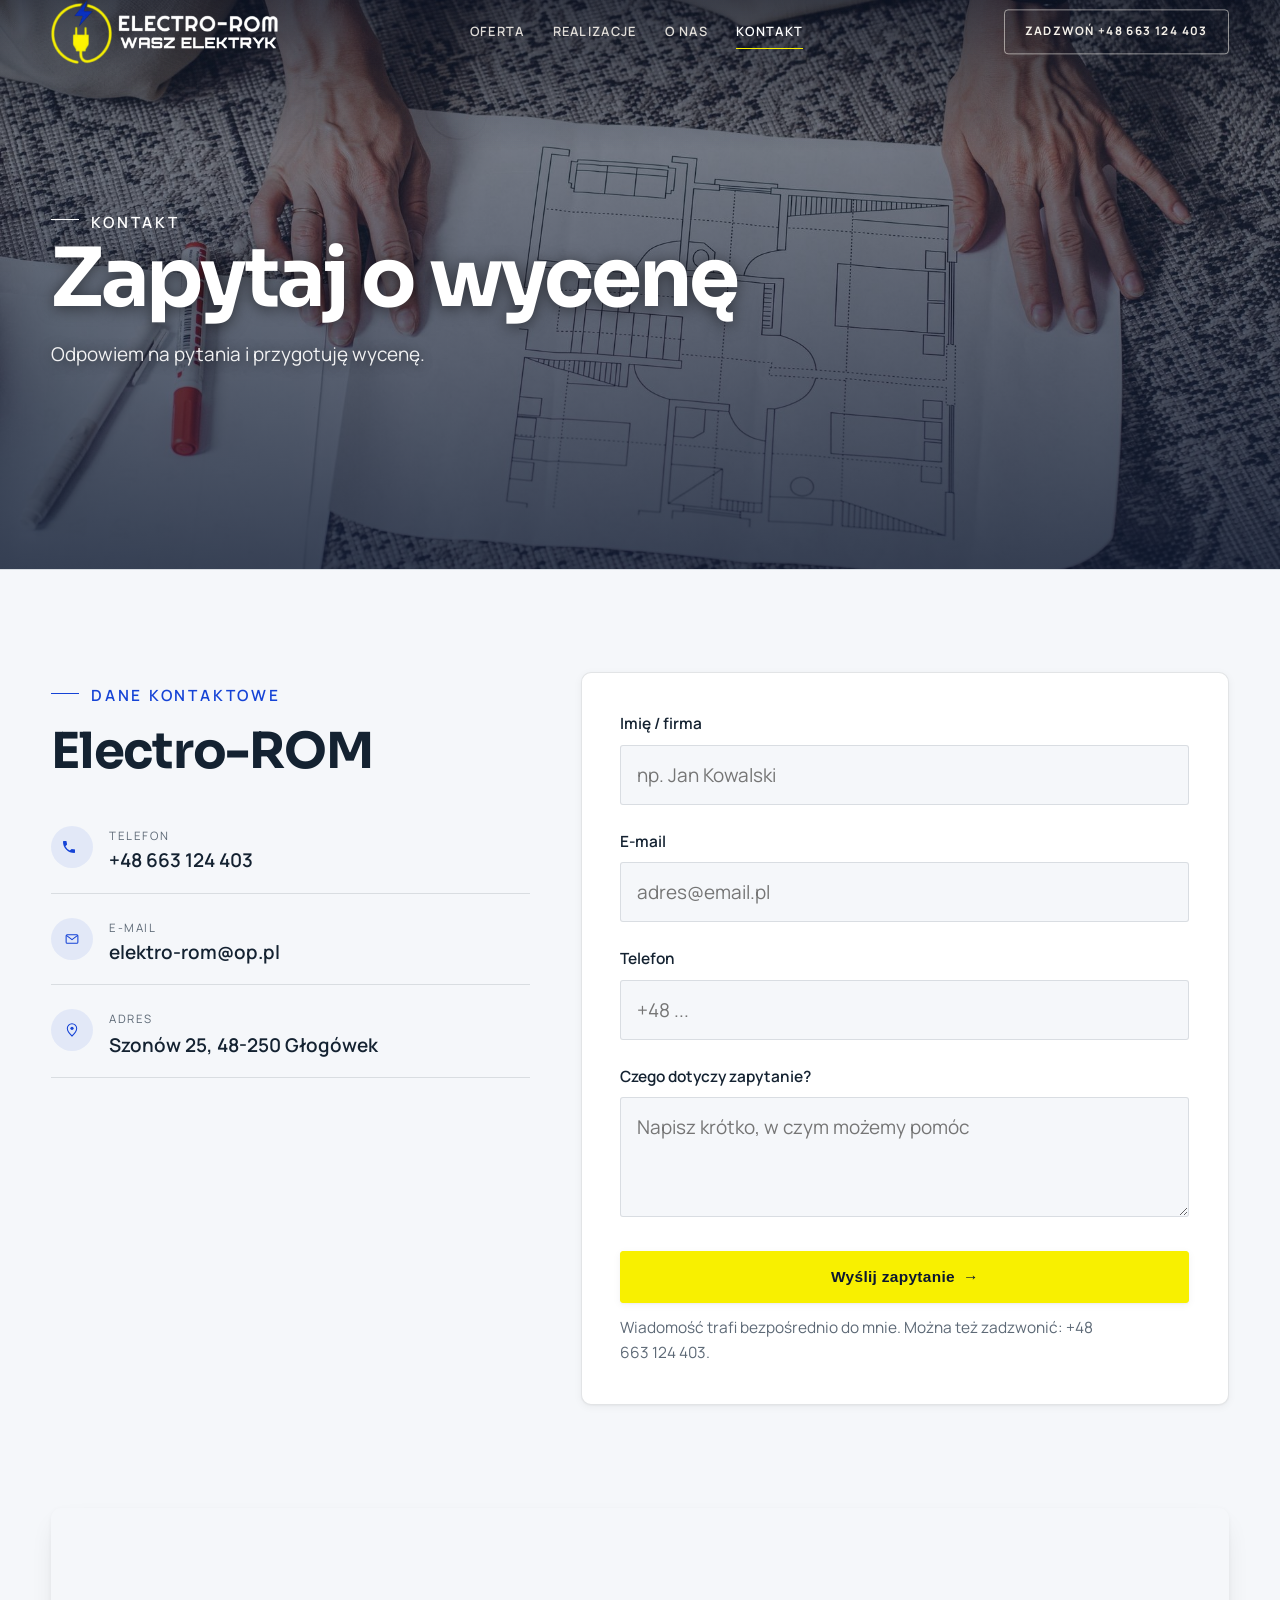
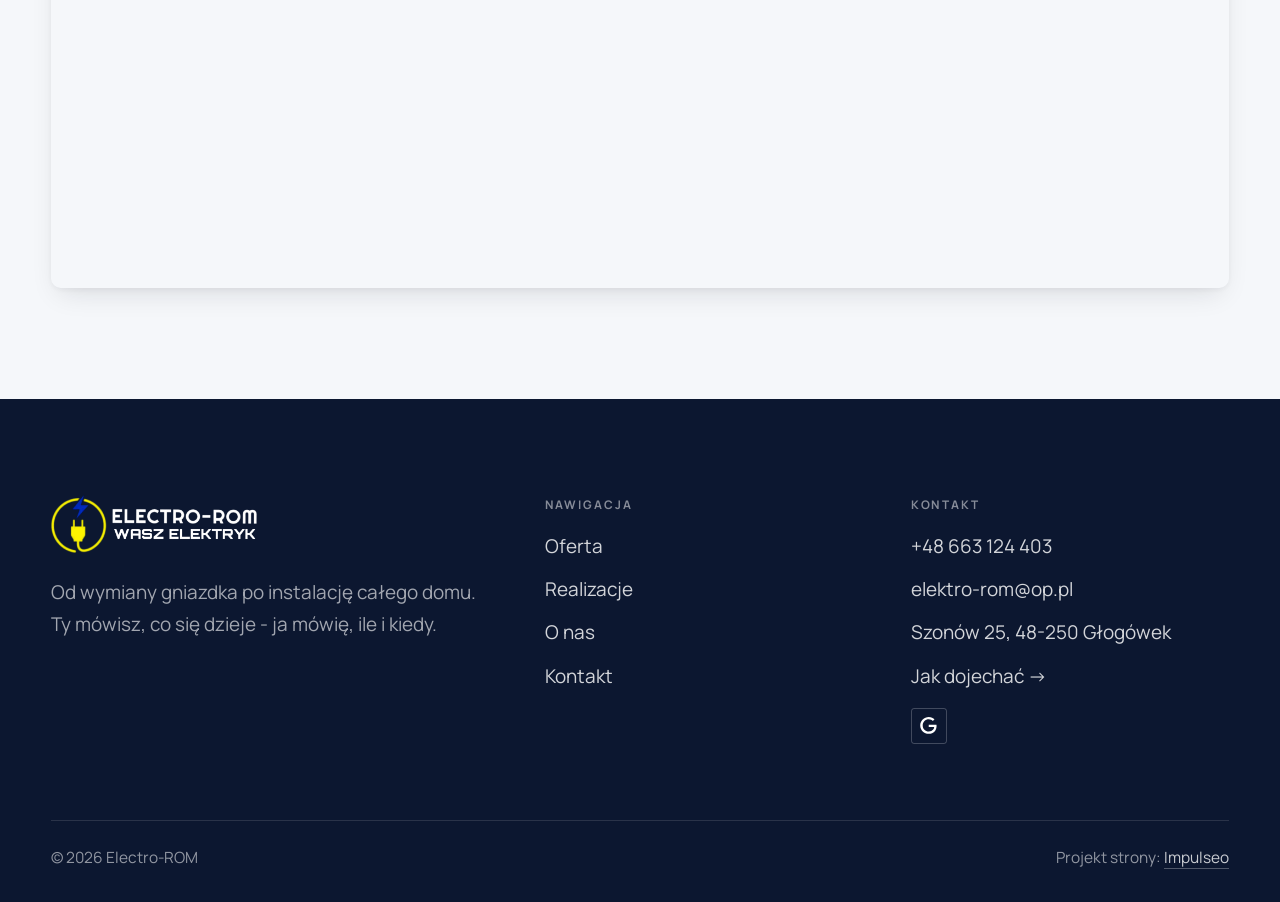
<file: kontakt.html>
<!DOCTYPE html>
<html lang="pl">
<head>
<meta charset="UTF-8">
<meta name="viewport" content="width=device-width, initial-scale=1.0">
<title>Kontakt - Electro-ROM</title>
<meta name="description" content="Kontakt Electro-ROM - Szonów 25, 48-250 Głogówek">
<link rel="canonical" href="https://impulseo-pl.github.io/elektro-rom/kontakt.html">
<meta name="robots" content="noindex, nofollow">
<meta property="og:type" content="website">
<meta property="og:locale" content="pl_PL">
<meta property="og:site_name" content="Electro-ROM">
<meta property="og:title" content="Kontakt - Electro-ROM">
<meta property="og:description" content="Kontakt Electro-ROM - Szonów 25, 48-250 Głogówek">
<meta property="og:url" content="https://impulseo-pl.github.io/elektro-rom/kontakt.html">
<meta property="og:image" content="https://impulseo-pl.github.io/elektro-rom/img/og.jpg">
<meta property="og:image:width" content="1200">
<meta property="og:image:height" content="630">
<meta name="twitter:card" content="summary_large_image">
<link rel="preconnect" href="https://fonts.googleapis.com">
<link rel="preconnect" href="https://fonts.gstatic.com" crossorigin>
<link href="https://fonts.googleapis.com/css2?family=Sora:wght@600;700;800&family=Manrope:wght@400;500;600&display=swap" rel="stylesheet">
<link rel="stylesheet" href="assets/styles.css?v=f1be843c">
</head>
<body>

<header class="nav">
  <div class="wrap nav-inner">
    <a class="brand brand-has-logo" href="index.html"><img class="brand-logo" src="img/logo.png" alt="Electro-ROM" width="1500" height="423" decoding="async"></a>
    <nav class="nav-links">
      <a href="oferta.html">Oferta</a>
      <a href="realizacje.html">Realizacje</a>
      <a href="o-nas.html">O nas</a>
      <a href="kontakt.html" class="active" aria-current="page">Kontakt</a>
      <a href="tel:+48663124403" class="btn btn-accent">Zadzwoń +48 663 124 403</a>
    </nav>
    <button class="nav-toggle" aria-label="Menu"><span></span><span></span><span></span></button>
  </div>
</header>

<main>
<section class="pagehead">
  <img src="img/g10.jpg" alt="Electro-ROM - Zapytaj o wycenę" width="1880" height="1253" decoding="async">
  <div class="wrap">
    <span class="eyebrow">Kontakt</span>
    <h1>Zapytaj o wycenę</h1>
    <p>Odpowiem na pytania i przygotuję wycenę.</p>
  </div>
</section>
<section>
  <div class="wrap contact-grid">
    <div class="reveal">
      <span class="eyebrow">Dane kontaktowe</span>
      <h2 style="margin:var(--space-4) 0 var(--space-6)">Electro-ROM</h2>
      <div class="info-list">
        <div class="info-row"><div class="ic"><svg class="ico-tel" width="16" height="16" viewBox="0 0 24 24" fill="none" aria-hidden="true"><path d="M6.6 10.8a15.5 15.5 0 0 0 6.6 6.6l2.2-2.2a1 1 0 0 1 1-.24 11.4 11.4 0 0 0 3.6.58 1 1 0 0 1 1 1V20a1 1 0 0 1-1 1A17 17 0 0 1 3 4a1 1 0 0 1 1-1h3.5a1 1 0 0 1 1 1c0 1.25.2 2.46.58 3.6a1 1 0 0 1-.25 1l-2.23 2.2Z" fill="currentColor"/></svg></div><div><div class="lbl">Telefon</div><a class="val" href="tel:+48663124403">+48 663 124 403</a></div></div>
        <div class="info-row"><div class="ic"><svg class="ico-mail" width="16" height="16" viewBox="0 0 24 24" fill="none" aria-hidden="true"><rect x="3.2" y="5.5" width="17.6" height="13" rx="1.6" stroke="currentColor" stroke-width="1.6"/><path d="M4 7l8 6 8-6" stroke="currentColor" stroke-width="1.6" stroke-linecap="round" stroke-linejoin="round"/></svg></div><div><div class="lbl">E-mail</div><a class="val" href="mailto:elektro-rom@op.pl">elektro-rom@op.pl</a></div></div>
        <div class="info-row"><div class="ic"><svg class="ico-pin" width="16" height="16" viewBox="0 0 24 24" fill="none" aria-hidden="true"><path d="M12 21s7-6.1 7-11.5A7 7 0 0 0 5 9.5C5 14.9 12 21 12 21Z" stroke="currentColor" stroke-width="1.6" fill="none"/><circle cx="12" cy="9.5" r="2.4" fill="currentColor"/></svg></div><div><div class="lbl">Adres</div><div class="val">Szonów 25, 48-250 Głogówek</div></div></div>
      </div>
    </div>
    <div class="reveal">
      <form class="form" action="https://formsubmit.co/elektro-rom@op.pl" method="POST">
        <input type="hidden" name="_subject" value="Zapytanie ze strony Electro-ROM">
        <input type="hidden" name="_captcha" value="false">
        <input type="hidden" name="_template" value="table">
        <div class="fld"><label for="name">Imię / firma</label><input id="name" name="name" type="text" placeholder="np. Jan Kowalski" required></div>
        <div class="fld"><label for="email">E-mail</label><input id="email" name="email" type="email" placeholder="adres@email.pl" required></div>
        <div class="fld"><label for="phone">Telefon</label><input id="phone" name="phone" type="tel" placeholder="+48 ..."></div>
        <div class="fld"><label for="msg">Czego dotyczy zapytanie?</label><textarea id="msg" name="message" placeholder="Napisz krótko, w czym możemy pomóc" required></textarea></div>
        <button type="submit" class="btn btn-accent" style="width:100%;justify-content:center">Wyślij zapytanie <span class="arr">→</span></button>
        <p class="note">Wiadomość trafi bezpośrednio do mnie. Można też zadzwonić: +48 663 124 403.</p>
      </form>
    </div>
  </div>
</section>
<section style="padding-top:0">
  <div class="wrap reveal">
    <iframe class="map" title="Electro-ROM - Głogówek" src="https://maps.google.com/maps?q=50.3046972%2C17.8398121&z=15&output=embed" loading="lazy" referrerpolicy="no-referrer-when-downgrade"></iframe>
  </div>
</section>
</main>

<footer>
  <div class="wrap">
    <div class="foot-grid">
      <div class="foot-brand">
        <img class="foot-logo" src="img/logo.png" alt="Electro-ROM" width="1500" height="423" loading="lazy" decoding="async">
        <p>Od wymiany gniazdka po instalację całego domu. Ty mówisz, co się dzieje - ja mówię, ile i kiedy.</p>
      </div>
      <div class="foot-col">
        <h4>Nawigacja</h4>
        <a href="oferta.html">Oferta</a>
        <a href="realizacje.html">Realizacje</a>
        <a href="o-nas.html">O nas</a>
        <a href="kontakt.html">Kontakt</a>
      </div>
      <div class="foot-col">
        <h4>Kontakt</h4>
        <a href="tel:+48663124403">+48 663 124 403</a>
        <a href="mailto:elektro-rom@op.pl">elektro-rom@op.pl</a>
        <p>Szonów 25, 48-250 Głogówek</p>
        <a href="https://www.google.com/maps?cid=12505526160264738624" target="_blank" rel="noopener">Jak dojechać →</a>
      <div class="foot-soc">
        <a class="soc" href="https://www.google.com/maps?cid=12505526160264738624" target="_blank" rel="noopener" aria-label="Google - Electro-ROM"><svg viewBox="0 0 24 24" aria-hidden="true" focusable="false"><path d="M12.48 10.92v3.28h7.84c-.24 1.84-.853 3.187-1.787 4.133-1.147 1.147-2.933 2.4-6.053 2.4-4.827 0-8.6-3.893-8.6-8.72s3.773-8.72 8.6-8.72c2.6 0 4.507 1.027 5.907 2.347l2.307-2.307C18.747 1.44 16.133 0 12.48 0 5.867 0 .307 5.387.307 12s5.56 12 12.173 12c3.573 0 6.267-1.173 8.373-3.36 2.16-2.16 2.84-5.213 2.84-7.667 0-.76-.053-1.467-.173-2.053H12.48z" fill="currentColor"/></svg></a>
      </div>
      </div>
    </div>
    <div class="foot-bot">
      <span>© 2026 Electro-ROM</span>
      <span>Projekt strony: <a class="foot-credit" href="https://impulseo.pl" target="_blank" rel="noopener">Impulseo</a></span>
    </div>
  </div>
</footer>
<div class="sticky-call"><a class="sc-call" href="tel:+48663124403"><svg class="ico-tel" width="16" height="16" viewBox="0 0 24 24" fill="none" aria-hidden="true"><path d="M6.6 10.8a15.5 15.5 0 0 0 6.6 6.6l2.2-2.2a1 1 0 0 1 1-.24 11.4 11.4 0 0 0 3.6.58 1 1 0 0 1 1 1V20a1 1 0 0 1-1 1A17 17 0 0 1 3 4a1 1 0 0 1 1-1h3.5a1 1 0 0 1 1 1c0 1.25.2 2.46.58 3.6a1 1 0 0 1-.25 1l-2.23 2.2Z" fill="currentColor"/></svg> Zadzwoń</a><a class="sc-quote" href="kontakt.html">Umów termin</a></div>
<div class="demo-wazne" data-do="2026-09-30" data-cykl="3" hidden><svg class="dw-ico" width="13" height="13" viewBox="0 0 24 24" fill="none" aria-hidden="true"><circle cx="12" cy="12" r="8.6" stroke="currentColor" stroke-width="1.8"/><path d="M12 7.2V12l3.3 2" stroke="currentColor" stroke-width="1.8" stroke-linecap="round"/></svg><span class="dw-txt"></span></div>

<script src="assets/main.js?v=46df4e80"></script>
</body>
</html>
</file>
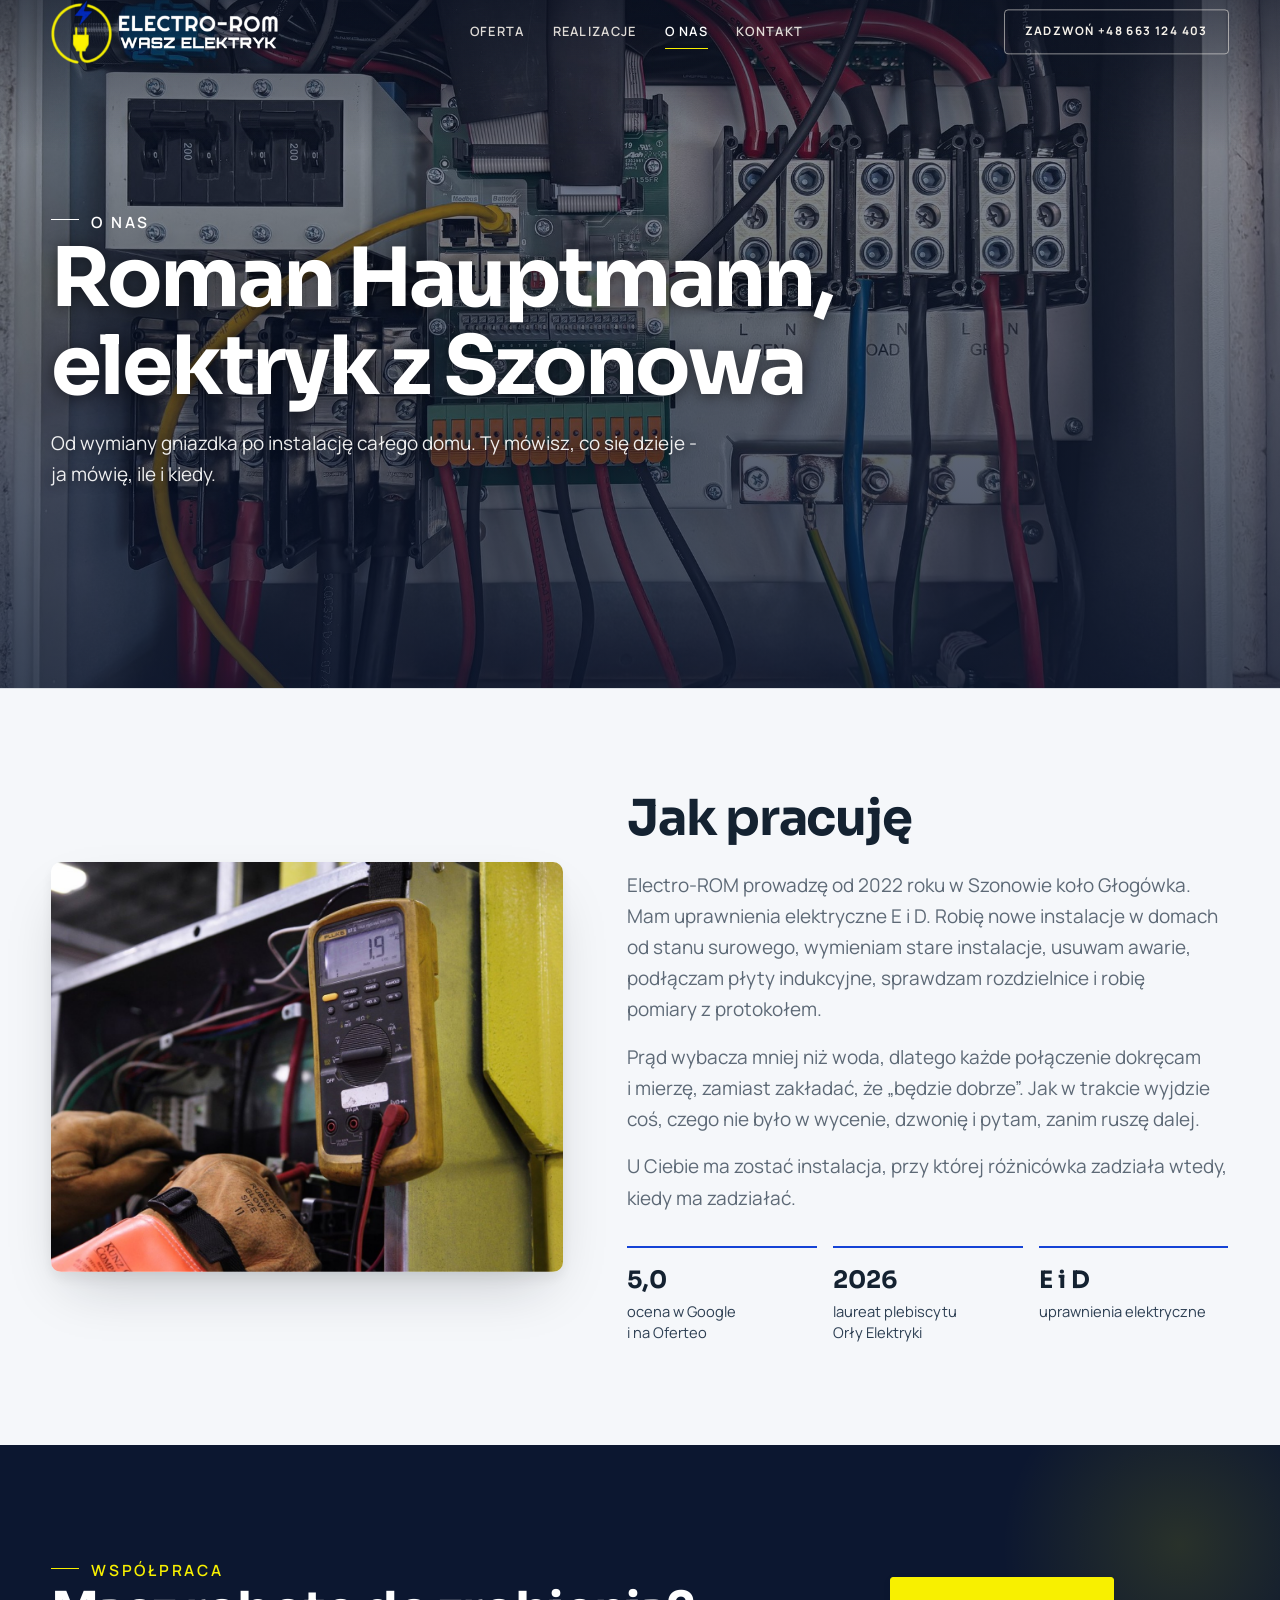
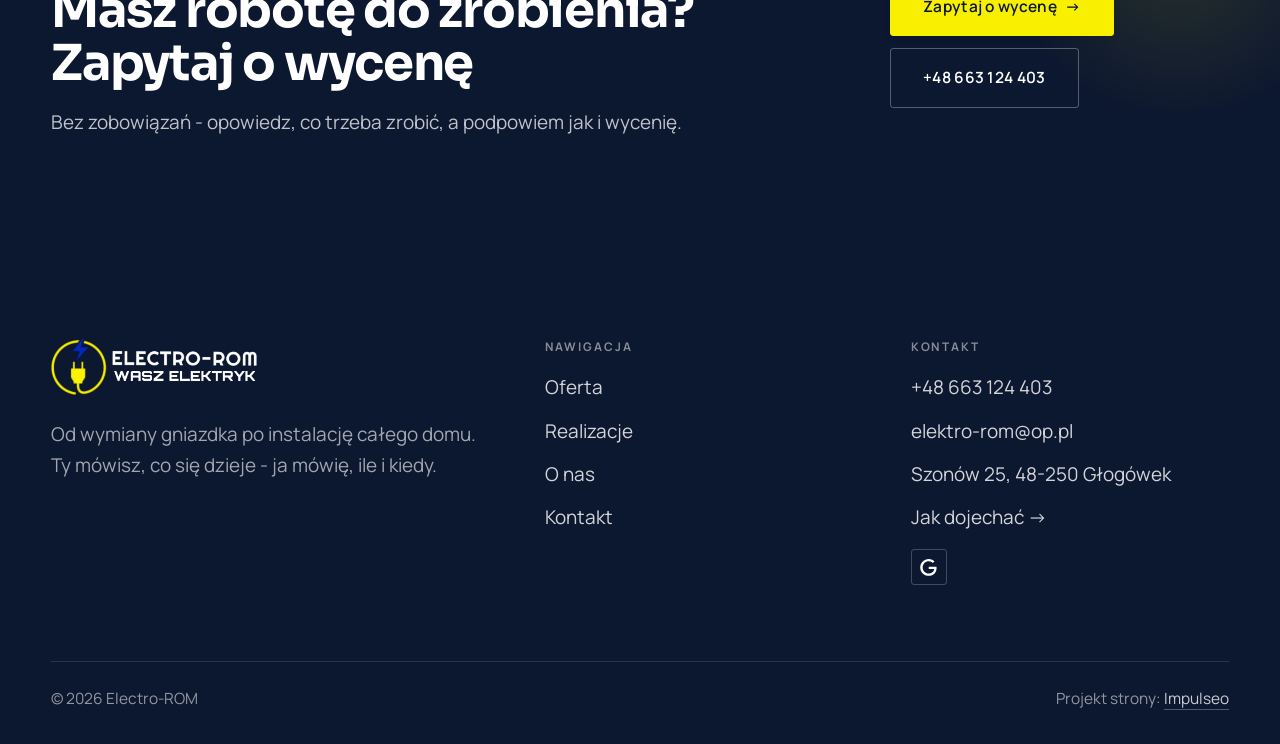
<file: o-nas.html>
<!DOCTYPE html>
<html lang="pl">
<head>
<meta charset="UTF-8">
<meta name="viewport" content="width=device-width, initial-scale=1.0">
<title>O nas - Electro-ROM</title>
<meta name="description" content="Elektryk w Głogówku z dojazdem. Awarie, nowe instalacje od podstaw i pomiary z protokołem. Uprawnienia E i D. Cenę znasz przed robotą. Zadzwoń: +48 663 124 403.">
<link rel="canonical" href="https://impulseo-pl.github.io/elektro-rom/o-nas.html">
<meta name="robots" content="noindex, nofollow">
<meta property="og:type" content="website">
<meta property="og:locale" content="pl_PL">
<meta property="og:site_name" content="Electro-ROM">
<meta property="og:title" content="O nas - Electro-ROM">
<meta property="og:description" content="Elektryk w Głogówku z dojazdem. Awarie, nowe instalacje od podstaw i pomiary z protokołem. Uprawnienia E i D. Cenę znasz przed robotą. Zadzwoń: +48 663 124 403.">
<meta property="og:url" content="https://impulseo-pl.github.io/elektro-rom/o-nas.html">
<meta property="og:image" content="https://impulseo-pl.github.io/elektro-rom/img/og.jpg">
<meta property="og:image:width" content="1200">
<meta property="og:image:height" content="630">
<meta name="twitter:card" content="summary_large_image">
<link rel="preconnect" href="https://fonts.googleapis.com">
<link rel="preconnect" href="https://fonts.gstatic.com" crossorigin>
<link href="https://fonts.googleapis.com/css2?family=Sora:wght@600;700;800&family=Manrope:wght@400;500;600&display=swap" rel="stylesheet">
<link rel="stylesheet" href="assets/styles.css?v=f1be843c">
</head>
<body>

<header class="nav">
  <div class="wrap nav-inner">
    <a class="brand brand-has-logo" href="index.html"><img class="brand-logo" src="img/logo.png" alt="Electro-ROM" width="1500" height="423" decoding="async"></a>
    <nav class="nav-links">
      <a href="oferta.html">Oferta</a>
      <a href="realizacje.html">Realizacje</a>
      <a href="o-nas.html" class="active" aria-current="page">O nas</a>
      <a href="kontakt.html">Kontakt</a>
      <a href="tel:+48663124403" class="btn btn-accent">Zadzwoń +48 663 124 403</a>
    </nav>
    <button class="nav-toggle" aria-label="Menu"><span></span><span></span><span></span></button>
  </div>
</header>

<main>
<section class="pagehead">
  <img src="img/g8.jpg" alt="Electro-ROM - elektryk Roman Hauptmann" width="1880" height="1357" decoding="async">
  <div class="wrap">
    <span class="eyebrow">O nas</span>
    <h1>Roman Hauptmann, elektryk z Szonowa</h1>
    <p>Od wymiany gniazdka po instalację całego domu. Ty mówisz, co się dzieje - ja mówię, ile i kiedy.</p>
  </div>
</section>
<section>
  <div class="wrap split">
    <div class="split-art reveal"><img src="img/g9.jpg" alt="Electro-ROM" loading="lazy" width="1880" height="992" decoding="async"></div>
    <div class="split-copy reveal">
      <h2>Jak pracuję</h2>
      <p class="muted">Electro-ROM prowadzę od 2022 roku w Szonowie koło Głogówka. Mam uprawnienia elektryczne E i D. Robię nowe instalacje w domach od stanu surowego, wymieniam stare instalacje, usuwam awarie, podłączam płyty indukcyjne, sprawdzam rozdzielnice i robię pomiary z protokołem.</p>
      <p class="muted">Prąd wybacza mniej niż woda, dlatego każde połączenie dokręcam i mierzę, zamiast zakładać, że „będzie dobrze”. Jak w trakcie wyjdzie coś, czego nie było w wycenie, dzwonię i pytam, zanim ruszę dalej.</p>
      <p class="muted">U Ciebie ma zostać instalacja, przy której różnicówka zadziała wtedy, kiedy ma zadziałać.</p>
      <ul class="om-fakty">
        <li><b>5,0</b> ocena w Google i na Oferteo</li>
        <li><b>2026</b> laureat plebiscytu Orły Elektryki</li>
        <li><b>E i D</b> uprawnienia elektryczne</li>
      </ul>
    </div>
  </div>
</section>


<section class="cta">
  <div class="wrap">
    <div class="reveal">
      <span class="eyebrow">Współpraca</span>
      <h2>Masz robotę do zrobienia? Zapytaj o wycenę</h2>
      <p>Bez zobowiązań - opowiedz, co trzeba zrobić, a podpowiem jak i wycenię.</p>
    </div>
    <div class="cta-actions reveal">
      <a href="kontakt.html" class="btn btn-light">Zapytaj o wycenę <span class="arr">→</span></a>
      <a href="tel:+48663124403" class="btn btn-ghost btn-ghost-cta">+48 663 124 403</a>
    </div>
  </div>
</section>
</main>

<footer>
  <div class="wrap">
    <div class="foot-grid">
      <div class="foot-brand">
        <img class="foot-logo" src="img/logo.png" alt="Electro-ROM" width="1500" height="423" loading="lazy" decoding="async">
        <p>Od wymiany gniazdka po instalację całego domu. Ty mówisz, co się dzieje - ja mówię, ile i kiedy.</p>
      </div>
      <div class="foot-col">
        <h4>Nawigacja</h4>
        <a href="oferta.html">Oferta</a>
        <a href="realizacje.html">Realizacje</a>
        <a href="o-nas.html">O nas</a>
        <a href="kontakt.html">Kontakt</a>
      </div>
      <div class="foot-col">
        <h4>Kontakt</h4>
        <a href="tel:+48663124403">+48 663 124 403</a>
        <a href="mailto:elektro-rom@op.pl">elektro-rom@op.pl</a>
        <p>Szonów 25, 48-250 Głogówek</p>
        <a href="https://www.google.com/maps?cid=12505526160264738624" target="_blank" rel="noopener">Jak dojechać →</a>
      <div class="foot-soc">
        <a class="soc" href="https://www.google.com/maps?cid=12505526160264738624" target="_blank" rel="noopener" aria-label="Google - Electro-ROM"><svg viewBox="0 0 24 24" aria-hidden="true" focusable="false"><path d="M12.48 10.92v3.28h7.84c-.24 1.84-.853 3.187-1.787 4.133-1.147 1.147-2.933 2.4-6.053 2.4-4.827 0-8.6-3.893-8.6-8.72s3.773-8.72 8.6-8.72c2.6 0 4.507 1.027 5.907 2.347l2.307-2.307C18.747 1.44 16.133 0 12.48 0 5.867 0 .307 5.387.307 12s5.56 12 12.173 12c3.573 0 6.267-1.173 8.373-3.36 2.16-2.16 2.84-5.213 2.84-7.667 0-.76-.053-1.467-.173-2.053H12.48z" fill="currentColor"/></svg></a>
      </div>
      </div>
    </div>
    <div class="foot-bot">
      <span>© 2026 Electro-ROM</span>
      <span>Projekt strony: <a class="foot-credit" href="https://impulseo.pl" target="_blank" rel="noopener">Impulseo</a></span>
    </div>
  </div>
</footer>
<div class="sticky-call"><a class="sc-call" href="tel:+48663124403"><svg class="ico-tel" width="16" height="16" viewBox="0 0 24 24" fill="none" aria-hidden="true"><path d="M6.6 10.8a15.5 15.5 0 0 0 6.6 6.6l2.2-2.2a1 1 0 0 1 1-.24 11.4 11.4 0 0 0 3.6.58 1 1 0 0 1 1 1V20a1 1 0 0 1-1 1A17 17 0 0 1 3 4a1 1 0 0 1 1-1h3.5a1 1 0 0 1 1 1c0 1.25.2 2.46.58 3.6a1 1 0 0 1-.25 1l-2.23 2.2Z" fill="currentColor"/></svg> Zadzwoń</a><a class="sc-quote" href="kontakt.html">Umów termin</a></div>
<div class="demo-wazne" data-do="2026-09-30" data-cykl="3" hidden><svg class="dw-ico" width="13" height="13" viewBox="0 0 24 24" fill="none" aria-hidden="true"><circle cx="12" cy="12" r="8.6" stroke="currentColor" stroke-width="1.8"/><path d="M12 7.2V12l3.3 2" stroke="currentColor" stroke-width="1.8" stroke-linecap="round"/></svg><span class="dw-txt"></span></div>

<script src="assets/main.js?v=46df4e80"></script>
</body>
</html>
</file>
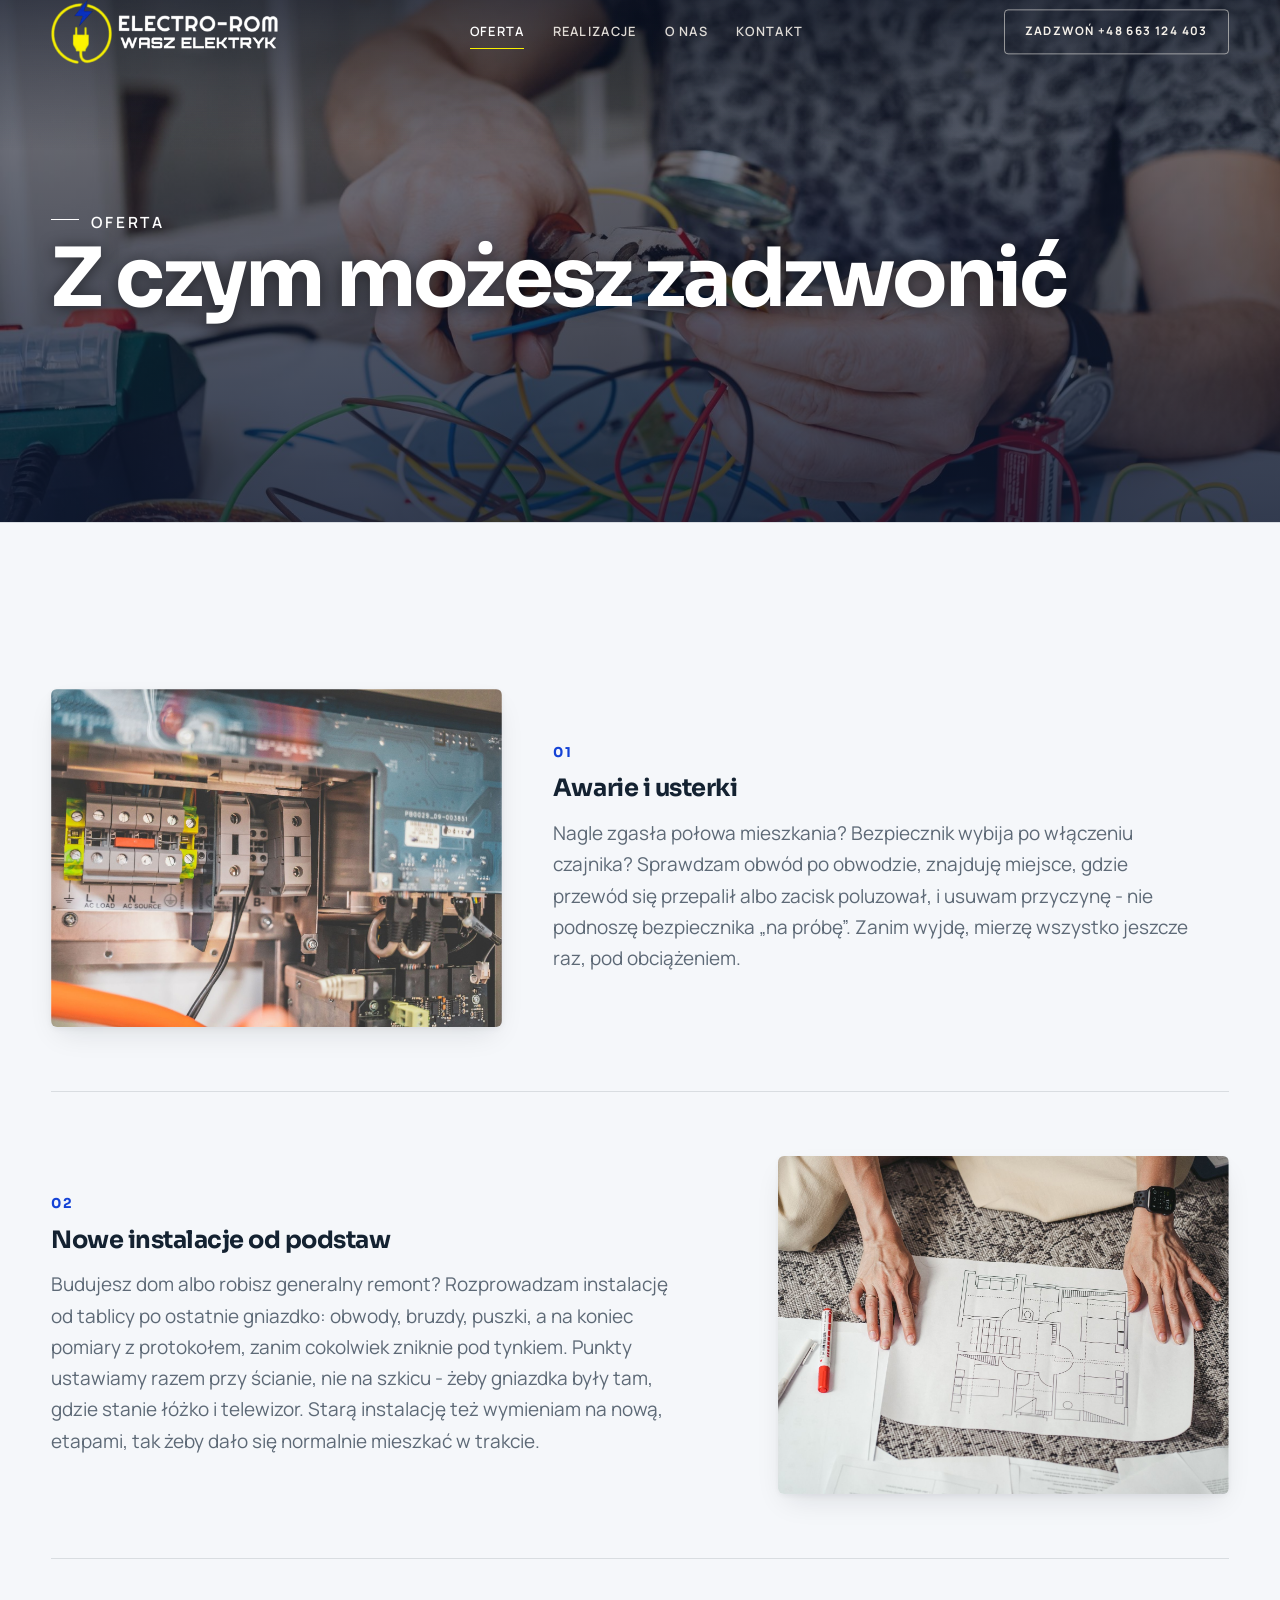
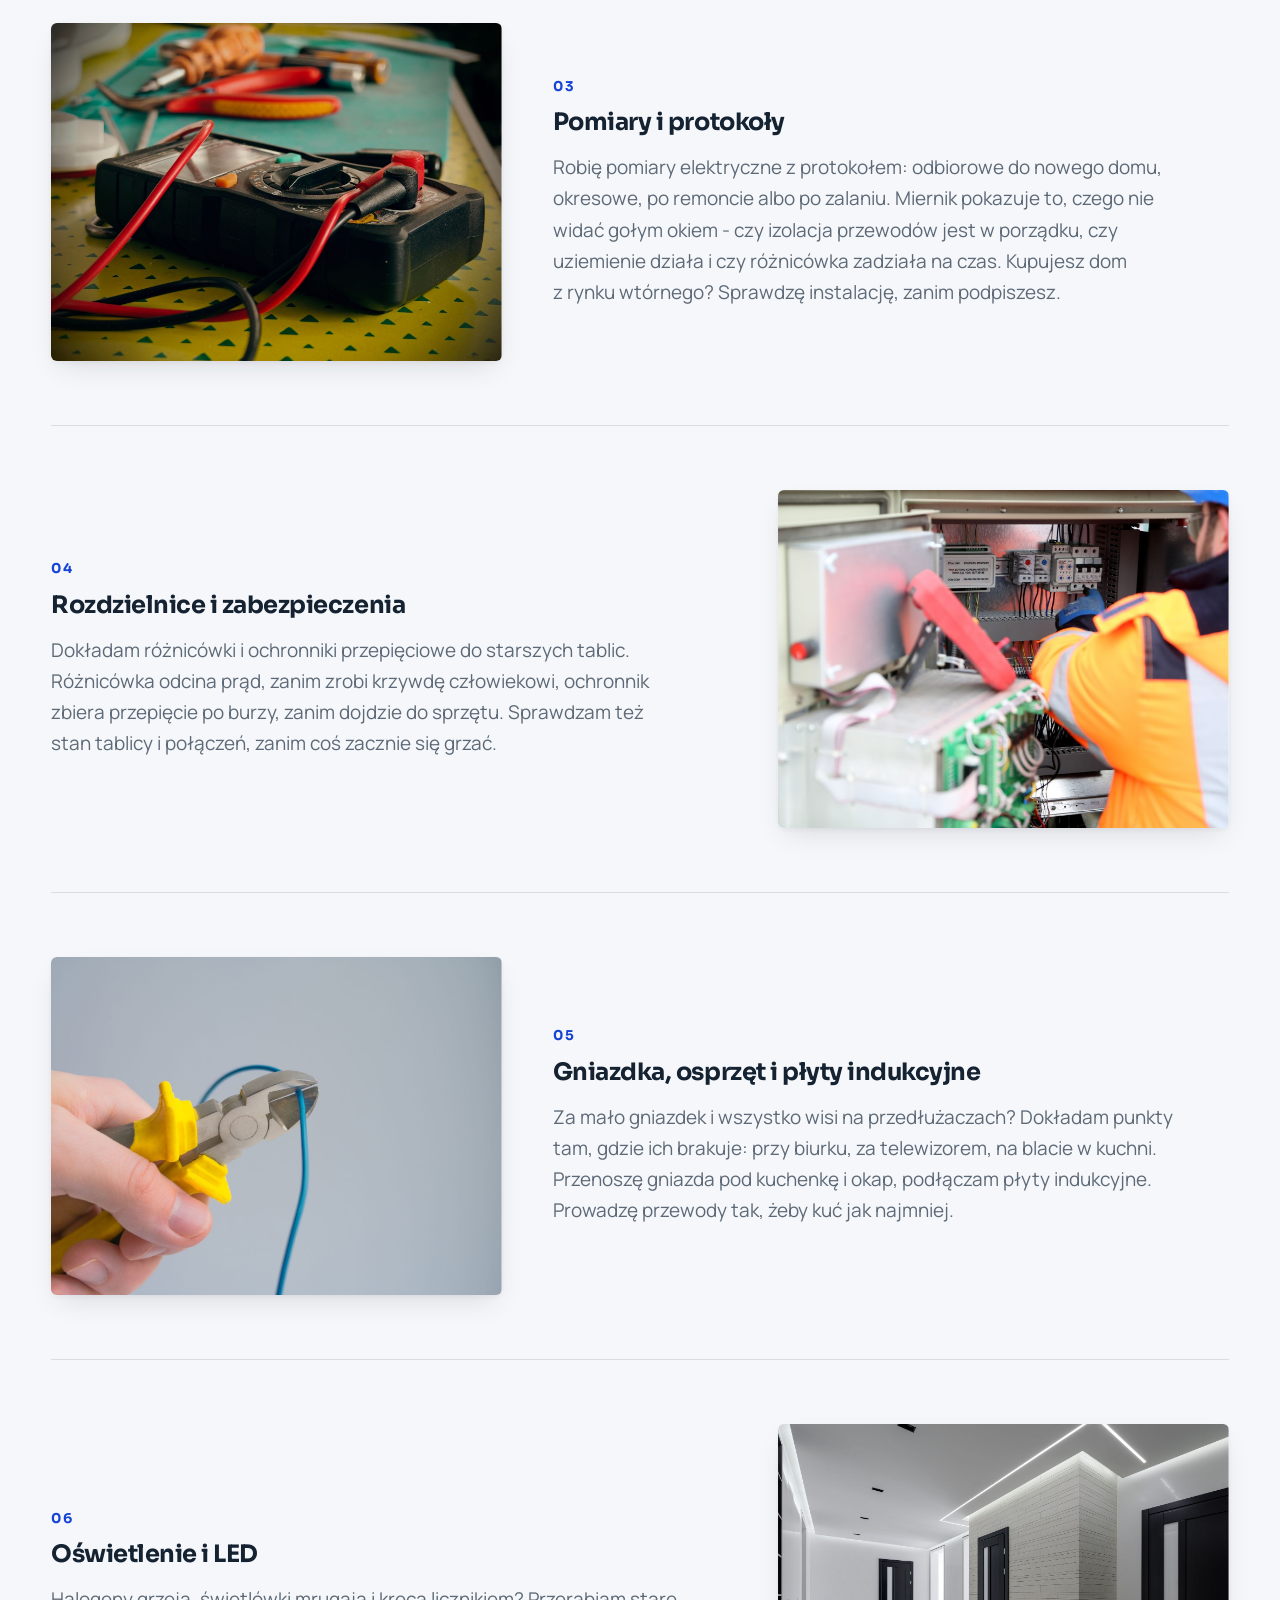
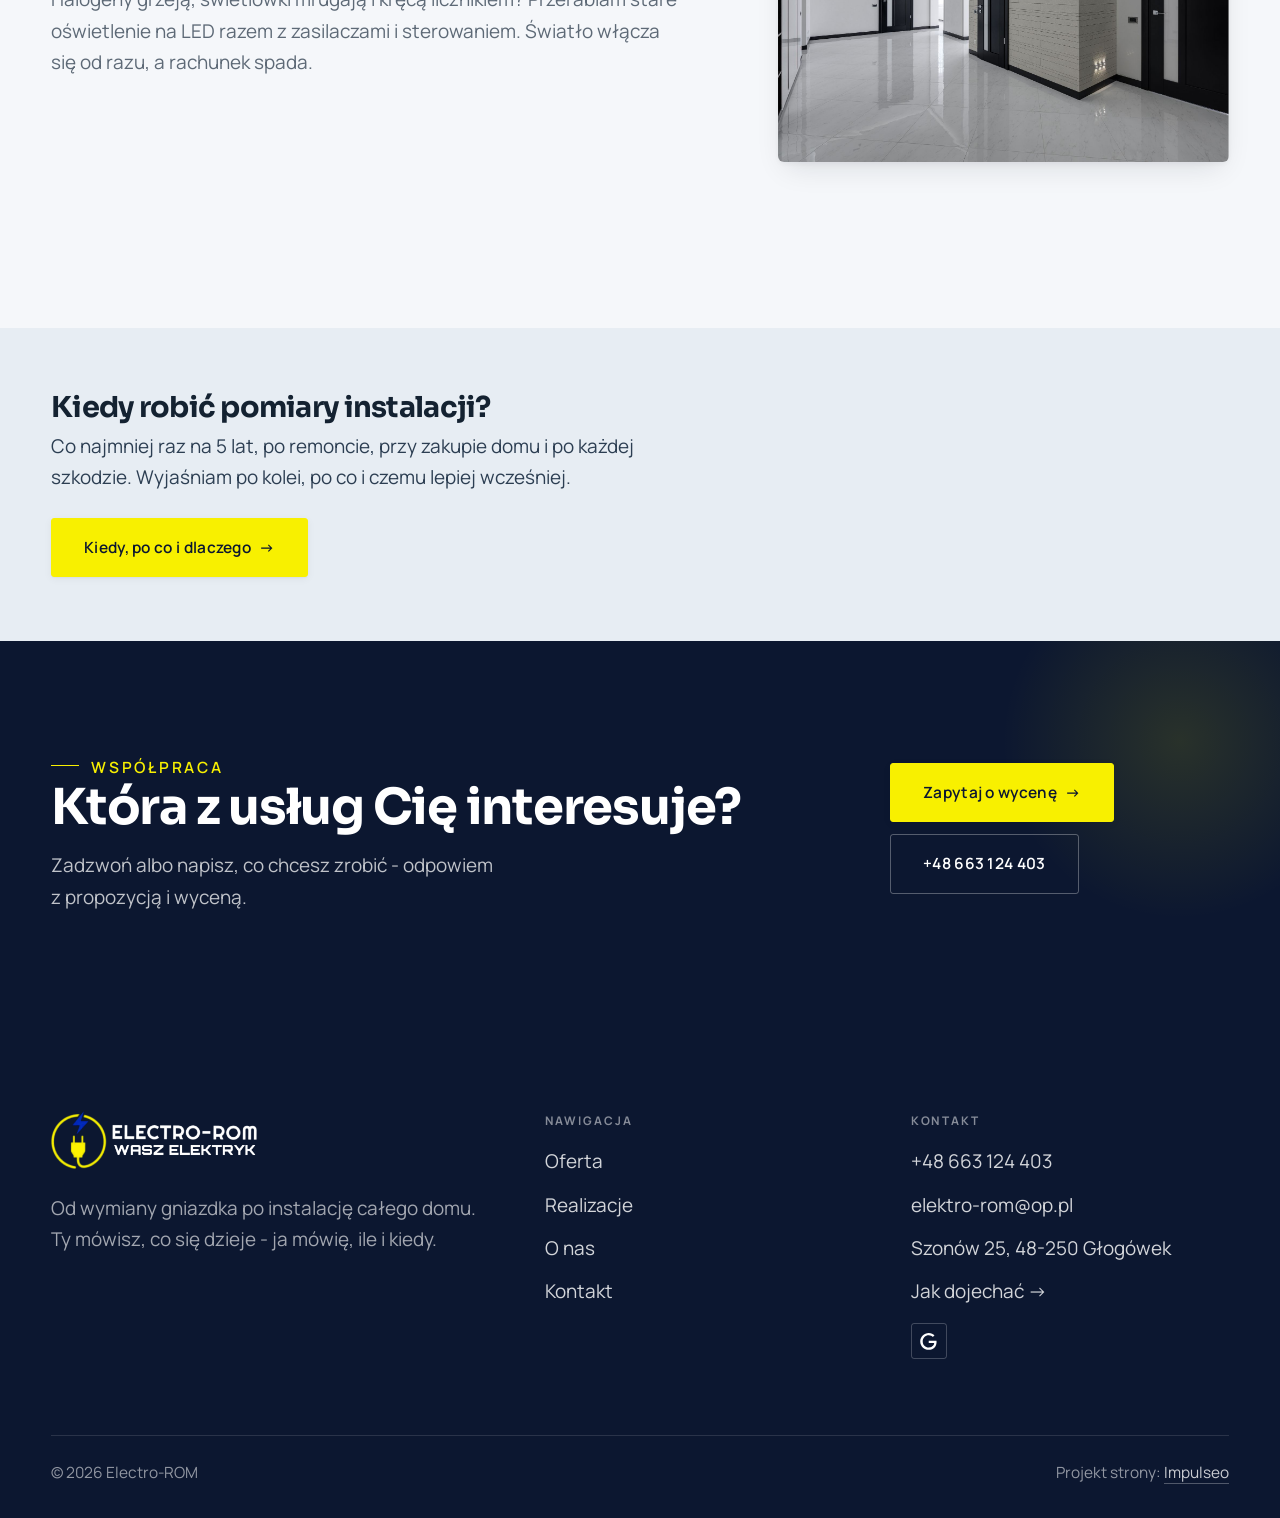
<file: oferta.html>
<!DOCTYPE html>
<html lang="pl">
<head>
<meta charset="UTF-8">
<meta name="viewport" content="width=device-width, initial-scale=1.0">
<title>Oferta - Electro-ROM</title>
<meta name="description" content="Elektryk w Głogówku z dojazdem. Awarie, nowe instalacje od podstaw i pomiary z protokołem. Uprawnienia E i D. Cenę znasz przed robotą. Zadzwoń: +48 663 124 403.">
<link rel="canonical" href="https://impulseo-pl.github.io/elektro-rom/oferta.html">
<meta name="robots" content="noindex, nofollow">
<meta property="og:type" content="website">
<meta property="og:locale" content="pl_PL">
<meta property="og:site_name" content="Electro-ROM">
<meta property="og:title" content="Oferta - Electro-ROM">
<meta property="og:description" content="Elektryk w Głogówku z dojazdem. Awarie, nowe instalacje od podstaw i pomiary z protokołem. Uprawnienia E i D. Cenę znasz przed robotą. Zadzwoń: +48 663 124 403.">
<meta property="og:url" content="https://impulseo-pl.github.io/elektro-rom/oferta.html">
<meta property="og:image" content="https://impulseo-pl.github.io/elektro-rom/img/og.jpg">
<meta property="og:image:width" content="1200">
<meta property="og:image:height" content="630">
<meta name="twitter:card" content="summary_large_image">
<link rel="preconnect" href="https://fonts.googleapis.com">
<link rel="preconnect" href="https://fonts.gstatic.com" crossorigin>
<link href="https://fonts.googleapis.com/css2?family=Sora:wght@600;700;800&family=Manrope:wght@400;500;600&display=swap" rel="stylesheet">
<link rel="stylesheet" href="assets/styles.css?v=f1be843c">
</head>
<body>

<header class="nav">
  <div class="wrap nav-inner">
    <a class="brand brand-has-logo" href="index.html"><img class="brand-logo" src="img/logo.png" alt="Electro-ROM" width="1500" height="423" decoding="async"></a>
    <nav class="nav-links">
      <a href="oferta.html" class="active" aria-current="page">Oferta</a>
      <a href="realizacje.html">Realizacje</a>
      <a href="o-nas.html">O nas</a>
      <a href="kontakt.html">Kontakt</a>
      <a href="tel:+48663124403" class="btn btn-accent">Zadzwoń +48 663 124 403</a>
    </nav>
    <button class="nav-toggle" aria-label="Menu"><span></span><span></span><span></span></button>
  </div>
</header>

<main>
<section class="pagehead">
  <img src="img/g7.jpg" alt="Electro-ROM - Z czym możesz zadzwonić" width="1880" height="1253" decoding="async">
  <div class="wrap">
    <span class="eyebrow">Oferta</span>
    <h1>Z czym możesz zadzwonić</h1>
  </div>
</section>
<section>
  <div class="wrap">
    <div class="svc-row reveal">
      <div class="svc-row-art"><img src="img/g11.jpg" alt="Awarie i usterki" loading="lazy" width="1880" height="1253" decoding="async"></div>
      <div>
        <span class="num">01</span>
        <h3>Awarie i usterki</h3>
        <p class="muted">Nagle zgasła połowa mieszkania? Bezpiecznik wybija po włączeniu czajnika? Sprawdzam obwód po obwodzie, znajduję miejsce, gdzie przewód się przepalił albo zacisk poluzował, i usuwam przyczynę - nie podnoszę bezpiecznika „na próbę”. Zanim wyjdę, mierzę wszystko jeszcze raz, pod obciążeniem.</p>
      </div>
    </div>
    <div class="svc-row rev reveal">
      <div class="svc-row-art"><img src="img/g10.jpg" alt="Nowe instalacje od podstaw" loading="lazy" width="1880" height="1253" decoding="async"></div>
      <div>
        <span class="num">02</span>
        <h3>Nowe instalacje od podstaw</h3>
        <p class="muted">Budujesz dom albo robisz generalny remont? Rozprowadzam instalację od tablicy po ostatnie gniazdko: obwody, bruzdy, puszki, a na koniec pomiary z protokołem, zanim cokolwiek zniknie pod tynkiem. Punkty ustawiamy razem przy ścianie, nie na szkicu - żeby gniazdka były tam, gdzie stanie łóżko i telewizor. Starą instalację też wymieniam na nową, etapami, tak żeby dało się normalnie mieszkać w trakcie.</p>
      </div>
    </div>
    <div class="svc-row reveal">
      <div class="svc-row-art"><img src="img/g6.jpg" alt="Pomiary i protokoły" loading="lazy" width="1731" height="1300" decoding="async"></div>
      <div>
        <span class="num">03</span>
        <h3>Pomiary i protokoły</h3>
        <p class="muted">Robię pomiary elektryczne z protokołem: odbiorowe do nowego domu, okresowe, po remoncie albo po zalaniu. Miernik pokazuje to, czego nie widać gołym okiem - czy izolacja przewodów jest w porządku, czy uziemienie działa i czy różnicówka zadziała na czas. Kupujesz dom z rynku wtórnego? Sprawdzę instalację, zanim podpiszesz.</p>
      </div>
    </div>
    <div class="svc-row rev reveal">
      <div class="svc-row-art"><img src="img/g13.jpg" alt="Rozdzielnice i zabezpieczenia" loading="lazy" width="1880" height="1253" decoding="async"></div>
      <div>
        <span class="num">04</span>
        <h3>Rozdzielnice i zabezpieczenia</h3>
        <p class="muted">Dokładam różnicówki i ochronniki przepięciowe do starszych tablic. Różnicówka odcina prąd, zanim zrobi krzywdę człowiekowi, ochronnik zbiera przepięcie po burzy, zanim dojdzie do sprzętu. Sprawdzam też stan tablicy i połączeń, zanim coś zacznie się grzać.</p>
      </div>
    </div>
    <div class="svc-row reveal">
      <div class="svc-row-art"><img src="img/g5.jpg" alt="Gniazdka, osprzęt i płyty indukcyjne" loading="lazy" width="1880" height="1253" decoding="async"></div>
      <div>
        <span class="num">05</span>
        <h3>Gniazdka, osprzęt i płyty indukcyjne</h3>
        <p class="muted">Za mało gniazdek i wszystko wisi na przedłużaczach? Dokładam punkty tam, gdzie ich brakuje: przy biurku, za telewizorem, na blacie w kuchni. Przenoszę gniazda pod kuchenkę i okap, podłączam płyty indukcyjne. Prowadzę przewody tak, żeby kuć jak najmniej.</p>
      </div>
    </div>
    <div class="svc-row rev reveal">
      <div class="svc-row-art"><img src="img/about.jpg" alt="Oświetlenie i LED" loading="lazy" width="1880" height="1255" decoding="async"></div>
      <div>
        <span class="num">06</span>
        <h3>Oświetlenie i LED</h3>
        <p class="muted">Halogeny grzeją, świetlówki mrugają i kręcą licznikiem? Przerabiam stare oświetlenie na LED razem z zasilaczami i sterowaniem. Światło włącza się od razu, a rachunek spada.</p>
      </div>
    </div>
  </div>
</section>

<section class="pm-link">
  <div class="wrap">
    <div class="reveal">
      <h2>Kiedy robić pomiary instalacji?</h2>
      <p>Co najmniej raz na 5 lat, po remoncie, przy zakupie domu i po każdej szkodzie. Wyjaśniam po kolei, po co i czemu lepiej wcześniej.</p>
    </div>
    <a class="btn btn-accent reveal" href="index.html#pomiary">Kiedy, po co i dlaczego <span class="arr">→</span></a>
  </div>
</section>
<section class="cta">
  <div class="wrap">
    <div class="reveal">
      <span class="eyebrow">Współpraca</span>
      <h2>Która z usług Cię interesuje?</h2>
      <p>Zadzwoń albo napisz, co chcesz zrobić - odpowiem z propozycją i wyceną.</p>
    </div>
    <div class="cta-actions reveal">
      <a href="kontakt.html" class="btn btn-light">Zapytaj o wycenę <span class="arr">→</span></a>
      <a href="tel:+48663124403" class="btn btn-ghost btn-ghost-cta">+48 663 124 403</a>
    </div>
  </div>
</section>
</main>

<footer>
  <div class="wrap">
    <div class="foot-grid">
      <div class="foot-brand">
        <img class="foot-logo" src="img/logo.png" alt="Electro-ROM" width="1500" height="423" loading="lazy" decoding="async">
        <p>Od wymiany gniazdka po instalację całego domu. Ty mówisz, co się dzieje - ja mówię, ile i kiedy.</p>
      </div>
      <div class="foot-col">
        <h4>Nawigacja</h4>
        <a href="oferta.html">Oferta</a>
        <a href="realizacje.html">Realizacje</a>
        <a href="o-nas.html">O nas</a>
        <a href="kontakt.html">Kontakt</a>
      </div>
      <div class="foot-col">
        <h4>Kontakt</h4>
        <a href="tel:+48663124403">+48 663 124 403</a>
        <a href="mailto:elektro-rom@op.pl">elektro-rom@op.pl</a>
        <p>Szonów 25, 48-250 Głogówek</p>
        <a href="https://www.google.com/maps?cid=12505526160264738624" target="_blank" rel="noopener">Jak dojechać →</a>
      <div class="foot-soc">
        <a class="soc" href="https://www.google.com/maps?cid=12505526160264738624" target="_blank" rel="noopener" aria-label="Google - Electro-ROM"><svg viewBox="0 0 24 24" aria-hidden="true" focusable="false"><path d="M12.48 10.92v3.28h7.84c-.24 1.84-.853 3.187-1.787 4.133-1.147 1.147-2.933 2.4-6.053 2.4-4.827 0-8.6-3.893-8.6-8.72s3.773-8.72 8.6-8.72c2.6 0 4.507 1.027 5.907 2.347l2.307-2.307C18.747 1.44 16.133 0 12.48 0 5.867 0 .307 5.387.307 12s5.56 12 12.173 12c3.573 0 6.267-1.173 8.373-3.36 2.16-2.16 2.84-5.213 2.84-7.667 0-.76-.053-1.467-.173-2.053H12.48z" fill="currentColor"/></svg></a>
      </div>
      </div>
    </div>
    <div class="foot-bot">
      <span>© 2026 Electro-ROM</span>
      <span>Projekt strony: <a class="foot-credit" href="https://impulseo.pl" target="_blank" rel="noopener">Impulseo</a></span>
    </div>
  </div>
</footer>
<div class="sticky-call"><a class="sc-call" href="tel:+48663124403"><svg class="ico-tel" width="16" height="16" viewBox="0 0 24 24" fill="none" aria-hidden="true"><path d="M6.6 10.8a15.5 15.5 0 0 0 6.6 6.6l2.2-2.2a1 1 0 0 1 1-.24 11.4 11.4 0 0 0 3.6.58 1 1 0 0 1 1 1V20a1 1 0 0 1-1 1A17 17 0 0 1 3 4a1 1 0 0 1 1-1h3.5a1 1 0 0 1 1 1c0 1.25.2 2.46.58 3.6a1 1 0 0 1-.25 1l-2.23 2.2Z" fill="currentColor"/></svg> Zadzwoń</a><a class="sc-quote" href="kontakt.html">Umów termin</a></div>
<div class="demo-wazne" data-do="2026-09-30" data-cykl="3" hidden><svg class="dw-ico" width="13" height="13" viewBox="0 0 24 24" fill="none" aria-hidden="true"><circle cx="12" cy="12" r="8.6" stroke="currentColor" stroke-width="1.8"/><path d="M12 7.2V12l3.3 2" stroke="currentColor" stroke-width="1.8" stroke-linecap="round"/></svg><span class="dw-txt"></span></div>

<script src="assets/main.js?v=46df4e80"></script>
</body>
</html>
</file>
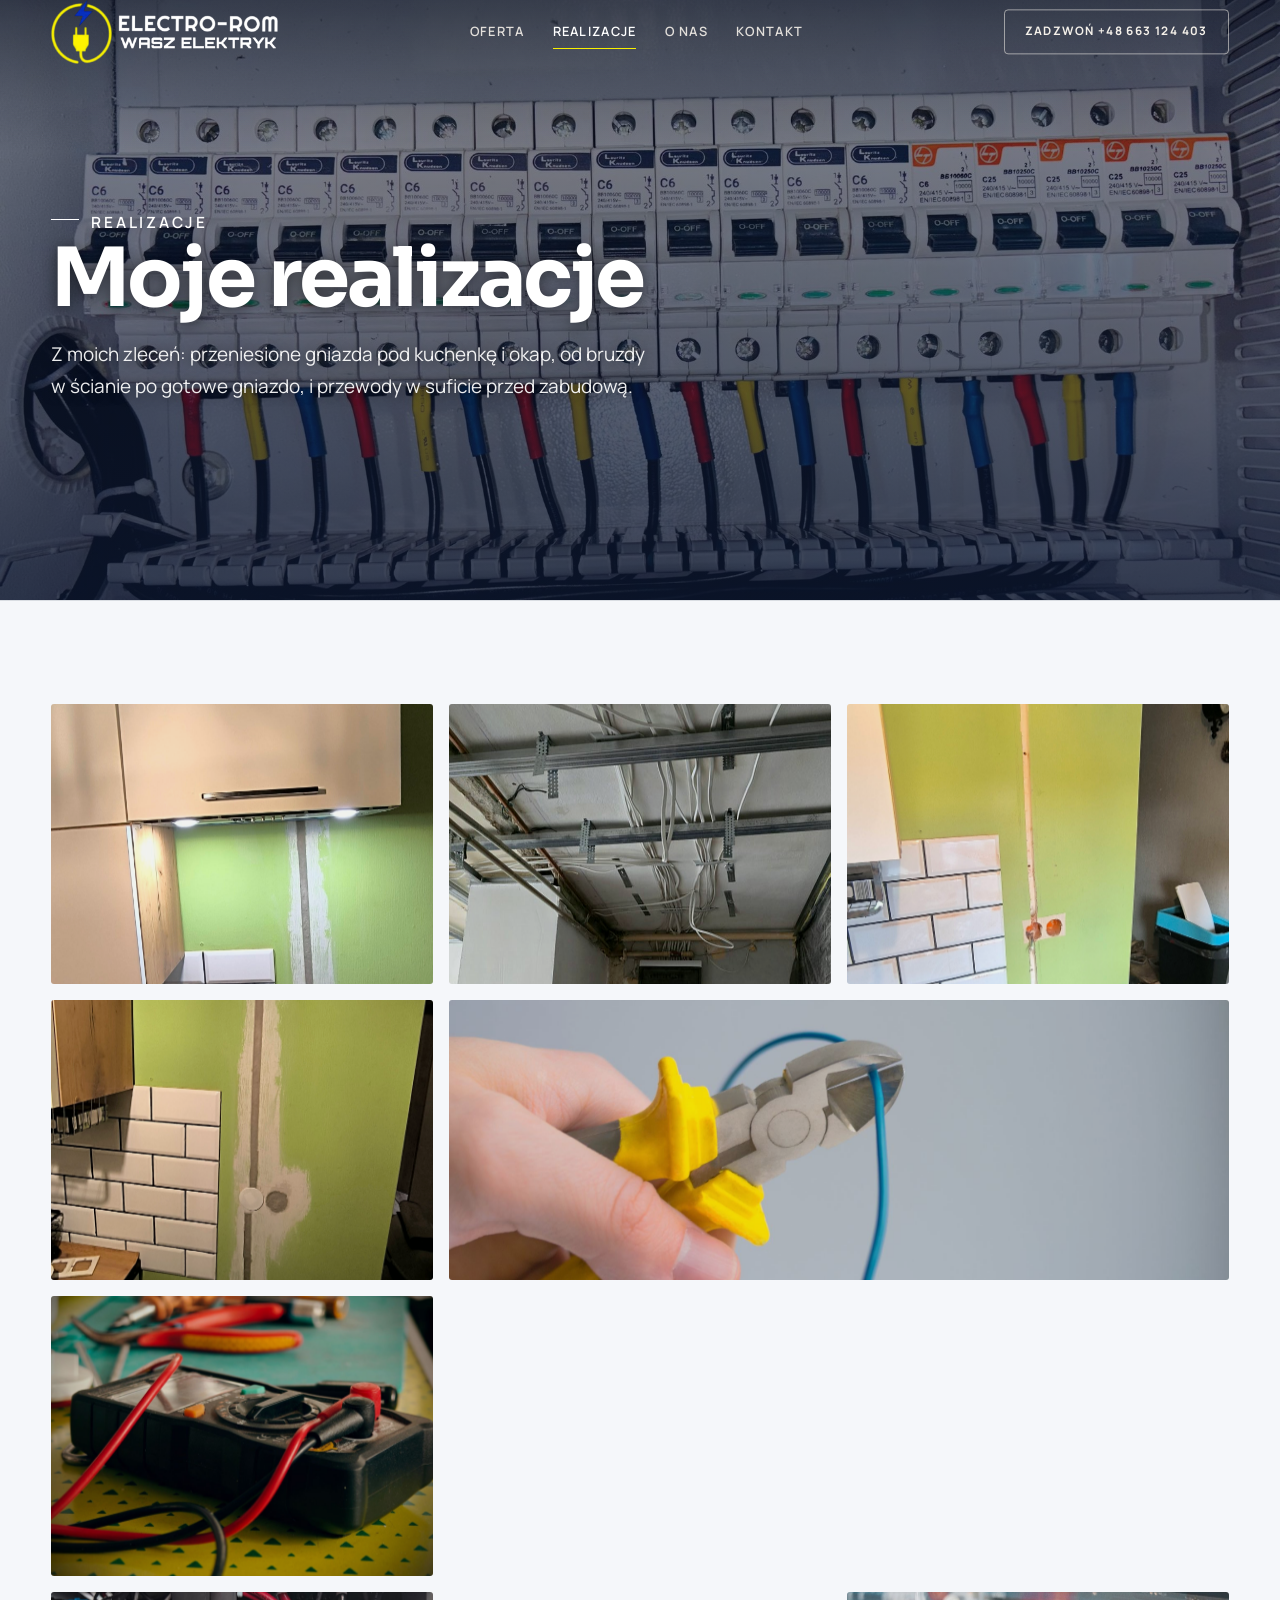
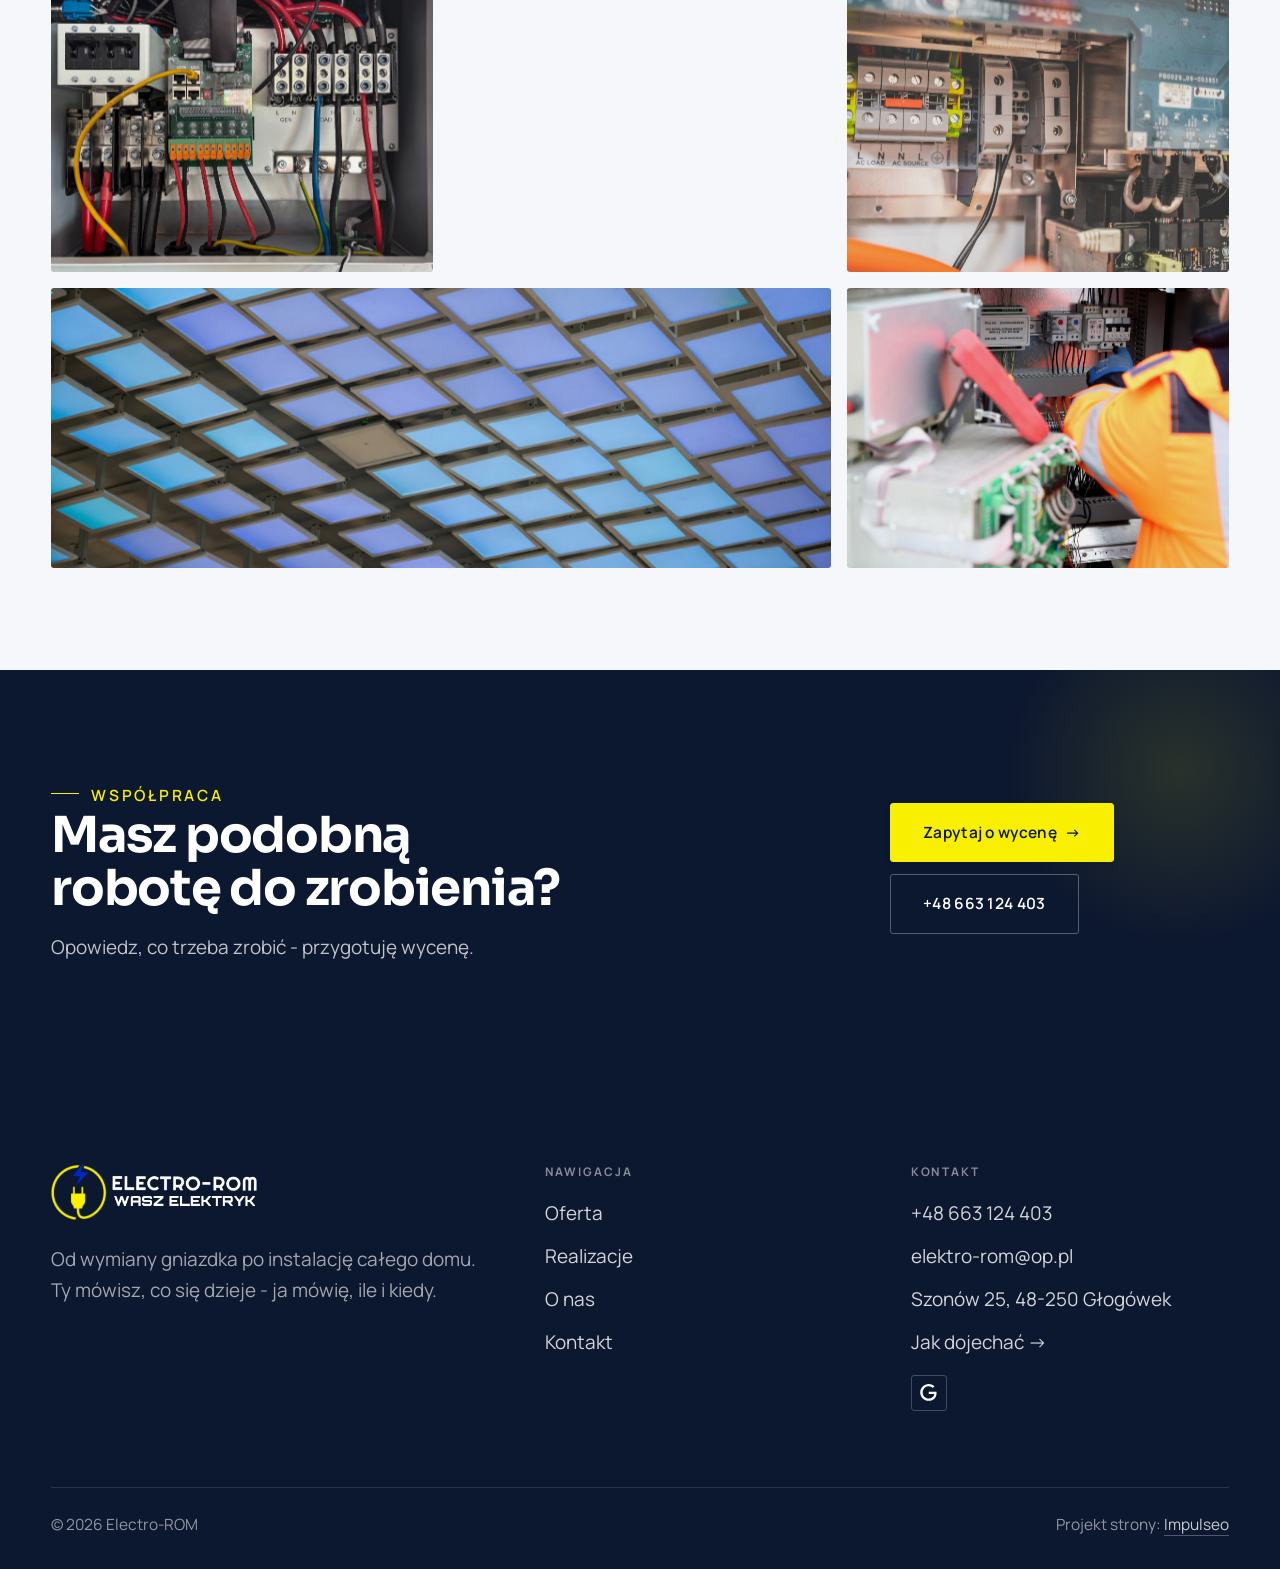
<file: realizacje.html>
<!DOCTYPE html>
<html lang="pl">
<head>
<meta charset="UTF-8">
<meta name="viewport" content="width=device-width, initial-scale=1.0">
<title>Realizacje - Electro-ROM</title>
<meta name="description" content="Realizacje Electro-ROM - elektryk z Głogówka: nowe obwody, gniazda i instalacje w domach.">
<link rel="canonical" href="https://impulseo-pl.github.io/elektro-rom/realizacje.html">
<meta name="robots" content="noindex, nofollow">
<meta property="og:type" content="website">
<meta property="og:locale" content="pl_PL">
<meta property="og:site_name" content="Electro-ROM">
<meta property="og:title" content="Realizacje - Electro-ROM">
<meta property="og:description" content="Realizacje Electro-ROM - elektryk z Głogówka: nowe obwody, gniazda i instalacje w domach.">
<meta property="og:url" content="https://impulseo-pl.github.io/elektro-rom/realizacje.html">
<meta property="og:image" content="https://impulseo-pl.github.io/elektro-rom/img/og.jpg">
<meta property="og:image:width" content="1200">
<meta property="og:image:height" content="630">
<meta name="twitter:card" content="summary_large_image">
<link rel="preconnect" href="https://fonts.googleapis.com">
<link rel="preconnect" href="https://fonts.gstatic.com" crossorigin>
<link href="https://fonts.googleapis.com/css2?family=Sora:wght@600;700;800&family=Manrope:wght@400;500;600&display=swap" rel="stylesheet">
<link rel="stylesheet" href="assets/styles.css?v=f1be843c">
</head>
<body>

<header class="nav">
  <div class="wrap nav-inner">
    <a class="brand brand-has-logo" href="index.html"><img class="brand-logo" src="img/logo.png" alt="Electro-ROM" width="1500" height="423" decoding="async"></a>
    <nav class="nav-links">
      <a href="oferta.html">Oferta</a>
      <a href="realizacje.html" class="active" aria-current="page">Realizacje</a>
      <a href="o-nas.html">O nas</a>
      <a href="kontakt.html">Kontakt</a>
      <a href="tel:+48663124403" class="btn btn-accent">Zadzwoń +48 663 124 403</a>
    </nav>
    <button class="nav-toggle" aria-label="Menu"><span></span><span></span><span></span></button>
  </div>
</header>

<main>
<section class="pagehead">
  <img src="img/g15.jpg" alt="Electro-ROM - Moje realizacje" width="1880" height="1170" decoding="async">
  <div class="wrap">
    <span class="eyebrow">Realizacje</span>
    <h1>Moje realizacje</h1>
    <p>Z moich zleceń: przeniesione gniazda pod kuchenkę i okap, od bruzdy w ścianie po gotowe gniazdo, i przewody w suficie przed zabudową.</p>
  </div>
</section>
<section>
  <div class="wrap">
    <div class="gallery">
      <div class="tile t-third reveal"><img src="img/g1.jpg" alt="Electro-ROM" loading="lazy" width="1404" height="2698" decoding="async"></div>
      <div class="tile t-third reveal"><img src="img/g2.jpg" alt="Electro-ROM" loading="lazy" width="721" height="1280" decoding="async"></div>
      <div class="tile t-third reveal"><img src="img/g3.jpg" alt="Electro-ROM" loading="lazy" width="1600" height="2838" decoding="async"></div>
      <div class="tile t-third reveal"><img src="img/g4.jpg" alt="Electro-ROM" loading="lazy" width="1600" height="2838" decoding="async"></div>
      <div class="tile t-two3 reveal"><img src="img/g5.jpg" alt="Electro-ROM" loading="lazy" width="1880" height="1253" decoding="async"></div>
      <div class="tile t-third reveal"><img src="img/g6.jpg" alt="Electro-ROM" loading="lazy" width="1731" height="1300" decoding="async"></div>
      <div class="tile t-two3 reveal"><img src="img/g7.jpg" alt="Electro-ROM" loading="lazy" width="1880" height="1253" decoding="async"></div>
      <div class="tile t-third reveal"><img src="img/g8.jpg" alt="Electro-ROM" loading="lazy" width="1880" height="1357" decoding="async"></div>
      <div class="tile t-third reveal"><img src="img/g9.jpg" alt="Electro-ROM" loading="lazy" width="1880" height="992" decoding="async"></div>
      <div class="tile t-third reveal"><img src="img/g11.jpg" alt="Electro-ROM" loading="lazy" width="1880" height="1253" decoding="async"></div>
      <div class="tile t-two3 reveal"><img src="img/g12.jpg" alt="Electro-ROM" loading="lazy" width="1880" height="1254" decoding="async"></div>
      <div class="tile t-third reveal"><img src="img/g13.jpg" alt="Electro-ROM" loading="lazy" width="1880" height="1253" decoding="async"></div>
    </div>
  </div>
</section>
<section class="cta">
  <div class="wrap">
    <div class="reveal">
      <span class="eyebrow">Współpraca</span>
      <h2>Masz podobną robotę do zrobienia?</h2>
      <p>Opowiedz, co trzeba zrobić - przygotuję wycenę.</p>
    </div>
    <div class="cta-actions reveal">
      <a href="kontakt.html" class="btn btn-light">Zapytaj o wycenę <span class="arr">→</span></a>
      <a href="tel:+48663124403" class="btn btn-ghost btn-ghost-cta">+48 663 124 403</a>
    </div>
  </div>
</section>
</main>

<footer>
  <div class="wrap">
    <div class="foot-grid">
      <div class="foot-brand">
        <img class="foot-logo" src="img/logo.png" alt="Electro-ROM" width="1500" height="423" loading="lazy" decoding="async">
        <p>Od wymiany gniazdka po instalację całego domu. Ty mówisz, co się dzieje - ja mówię, ile i kiedy.</p>
      </div>
      <div class="foot-col">
        <h4>Nawigacja</h4>
        <a href="oferta.html">Oferta</a>
        <a href="realizacje.html">Realizacje</a>
        <a href="o-nas.html">O nas</a>
        <a href="kontakt.html">Kontakt</a>
      </div>
      <div class="foot-col">
        <h4>Kontakt</h4>
        <a href="tel:+48663124403">+48 663 124 403</a>
        <a href="mailto:elektro-rom@op.pl">elektro-rom@op.pl</a>
        <p>Szonów 25, 48-250 Głogówek</p>
        <a href="https://www.google.com/maps?cid=12505526160264738624" target="_blank" rel="noopener">Jak dojechać →</a>
      <div class="foot-soc">
        <a class="soc" href="https://www.google.com/maps?cid=12505526160264738624" target="_blank" rel="noopener" aria-label="Google - Electro-ROM"><svg viewBox="0 0 24 24" aria-hidden="true" focusable="false"><path d="M12.48 10.92v3.28h7.84c-.24 1.84-.853 3.187-1.787 4.133-1.147 1.147-2.933 2.4-6.053 2.4-4.827 0-8.6-3.893-8.6-8.72s3.773-8.72 8.6-8.72c2.6 0 4.507 1.027 5.907 2.347l2.307-2.307C18.747 1.44 16.133 0 12.48 0 5.867 0 .307 5.387.307 12s5.56 12 12.173 12c3.573 0 6.267-1.173 8.373-3.36 2.16-2.16 2.84-5.213 2.84-7.667 0-.76-.053-1.467-.173-2.053H12.48z" fill="currentColor"/></svg></a>
      </div>
      </div>
    </div>
    <div class="foot-bot">
      <span>© 2026 Electro-ROM</span>
      <span>Projekt strony: <a class="foot-credit" href="https://impulseo.pl" target="_blank" rel="noopener">Impulseo</a></span>
    </div>
  </div>
</footer>
<div class="sticky-call"><a class="sc-call" href="tel:+48663124403"><svg class="ico-tel" width="16" height="16" viewBox="0 0 24 24" fill="none" aria-hidden="true"><path d="M6.6 10.8a15.5 15.5 0 0 0 6.6 6.6l2.2-2.2a1 1 0 0 1 1-.24 11.4 11.4 0 0 0 3.6.58 1 1 0 0 1 1 1V20a1 1 0 0 1-1 1A17 17 0 0 1 3 4a1 1 0 0 1 1-1h3.5a1 1 0 0 1 1 1c0 1.25.2 2.46.58 3.6a1 1 0 0 1-.25 1l-2.23 2.2Z" fill="currentColor"/></svg> Zadzwoń</a><a class="sc-quote" href="kontakt.html">Umów termin</a></div>
<div class="demo-wazne" data-do="2026-09-30" data-cykl="3" hidden><svg class="dw-ico" width="13" height="13" viewBox="0 0 24 24" fill="none" aria-hidden="true"><circle cx="12" cy="12" r="8.6" stroke="currentColor" stroke-width="1.8"/><path d="M12 7.2V12l3.3 2" stroke="currentColor" stroke-width="1.8" stroke-linecap="round"/></svg><span class="dw-txt"></span></div>

<script src="assets/main.js?v=46df4e80"></script>
</body>
</html>
</file>
<file: assets/styles.css>
/* ============================================================
   STOLBASZ — premium, architektoniczny B2B fit-out
   Jasna paleta, zero brązu. System wg premium-web-craft.
   Projekt strony: Impulseo (impulseo.pl)
   ============================================================ */

:root{
  /* PALETA — jasna, architektoniczna, chłodna */
  --paper:#f5f7fa;          /* główne tło */
  --paper-2:#e7edf3;        /* sekcje alternatywne (chłodny jasny szary) */
  --paper-3:#e7edf3;        /* delikatne wypełnienia */
  --ink:#142231;            /* tekst główny — chłodny grafit */
  --ink-soft:#2c3e52;       /* nagłówki drugorzędne */
  --muted:#697785;          /* tekst poboczny */
  --line:rgba(20,34,49,.12);/* hairline */
  /* Kolory z LOGO Electro-ROM (24.09.2026): niebieski pioruna na jasnym tle,
     żółć wtyczki na przyciskach i ciemnych polach, granat pod biały napis logo. */
  --accent:#1543D6;         /* niebieski pioruna - kreski, numery, etykiety na jasnym */
  --accent-d:#0A2EA8;
  --accent-soft:rgba(21,67,214,.08);
  --volt:#F8F000;           /* żółć wtyczki z logo - przyciski, akcent na ciemnym */
  --volt-ink:#0C1730;       /* tekst na żółtym */
  --dark:#0C1730;           /* sekcje ciemne (stopka/CTA/pasek) - granat pod logo */

  /* HOVER ZDJĘĆ — JEDEN standard dla całego silnika (decyzja K. 04.08.2026, artefakt z wariantami).
     AKTUALNE (K.+Szymon 09.08.2026, wybór z artefaktu 6 wariantów): zoom 1.05 przy 1.4s -
     przy tak długim czasie mocniejszy kadr NIE skacze, tylko „oddycha". Poprzedni standard
     (1.02 / .55s z 04.08) odbierany jako dynamiczny i szybki.
     Spoczynek lekko przygaszony, ale TYLKO tam, gdzie jest mysz (@media hover:hover) —
     na telefonie zdjęcia zostają w pełnej jasności. */
  --img-zoom:1.05;                   /* K.+Szymon 09.08: wariant F z artefaktu porównawczego */
  --img-rest:brightness(.95) saturate(.99);
  --img-hot:brightness(1.06) saturate(1.05);
  --img-dur:1.4s;                    /* K.+Szymon 09.08 (wariant F): powoli = elegancko */
  --img-ease:cubic-bezier(.16,.84,.44,1);  /* miękki ogon, efekt „oddychania" */

  /* ODSTĘPY — skala 4/8 */
  --space-1:4px; --space-2:8px; --space-3:12px; --space-4:16px; --space-5:24px;
  --space-6:32px; --space-7:48px; --space-8:64px; --space-9:96px; --space-10:128px;

  /* TYPOGRAFIA — fluid clamp() (skala podbita 16.07.2026: większe, czytelniejsze litery — uwaga Adama) */
  --text-sm:clamp(.9rem,.87rem + .12vw,1rem);
  --text-base:clamp(1.08rem,1.04rem + .18vw,1.2rem);
  --text-lg:clamp(1.24rem,1.15rem + .34vw,1.44rem);
  --text-h3:clamp(1.34rem,1.22rem + .55vw,1.66rem);
  --text-h2:clamp(2.1rem,1.66rem + 2.1vw,3.1rem);
  --text-h1:clamp(2.9rem,2.1rem + 4vw,5.1rem);

  /* PROMIENIE — architektoniczne, raczej ostre */
  --r-sm:3px; --r-md:6px; --r-lg:10px;

  /* RUCH */
  --ease:cubic-bezier(.25,.46,.45,.94); --dur:.24s;

  /* CIENIE — miękkie, warstwowe */
  --sh-sm:0 1px 2px rgba(16,24,32,.04), 0 2px 8px rgba(16,24,32,.05);
  --sh-md:0 2px 6px rgba(16,24,32,.05), 0 12px 28px -8px rgba(16,24,32,.12);
  --sh-lg:0 6px 14px rgba(16,24,32,.07), 0 26px 56px -18px rgba(16,24,32,.22);

  --hairline:1px solid var(--line);

  --font-display:'Sora','Manrope',sans-serif;
  --font-body:'Manrope',sans-serif;
}

*{box-sizing:border-box;margin:0;padding:0}
html{scroll-behavior:smooth}
body{
  font-family:var(--font-body);
  font-size:var(--text-base);
  line-height:1.65;
  color:var(--ink);
  background:var(--paper);
  -webkit-font-smoothing:antialiased;
  text-rendering:optimizeLegibility;
}
img{max-width:100%;height:auto;display:block}  /* height:auto = width/height z atrybutów trzyma proporcje (TOP#12) */
a{color:inherit;text-decoration:none}

.wrap{width:min(92%,1180px);margin-inline:auto}
section{padding-block:clamp(52px,6.5vw,96px)}

h1,h2,h3{font-family:var(--font-display);font-weight:700;line-height:1.08;letter-spacing:-.02em;color:var(--ink)}
h1{font-size:var(--text-h1);letter-spacing:-.035em}
h2{font-size:var(--text-h2);letter-spacing:-.025em}
h3{font-size:var(--text-h3)}
/* MIARA — długość wiersza. WCAG 2.2 SC 1.4.8: max 80 znaków; Butterick: 45–90.
   68ch daje realnie 72–78 znaków polskiego tekstu, czyli z zapasem pod granicą.
   Wcześniej limit miał TYLKO <p> — <li>, <blockquote> i <dd> nie miały żadnego,
   i to jedyny powód, dla którego 23 bloki na dwóch oddanych stronach jadą po
   83–106 znaków w wierszu (pomiar 07.08.2026, bramka `miara`).
   ⚠️ Listy i definicje ograniczamy TYLKO bez klasy: `ul`/`ol` z klasą to u nas
   układ (siatki kafli, menu), a nie tekst ciągły — tam miarę wyznacza układ. */
/* 60ch, nie 68ch (K. 10.08): po zmianie fontów na węższe kroje (DM Sans i spółka)
   w 68ch mieściło się ~90 znaków - bramka pikselowa słusznie zgłaszała przekroczenie
   granicy 80. Pomiar na żywej przeglądarce: 60ch = 90 znaków, 53ch = ~78 znaków, czyli normę WCAG 1.4.8. */
:root{ --miara:53ch }
p{max-width:min(100%,var(--miara))}
blockquote,
ul:not([class])>li, ol:not([class])>li,
dl:not([class])>dd{max-width:min(100%,var(--miara))}

/* ⚠️ Świadomie BEZ wyjątku `.tile p,.card p,.svc p{max-width:none}`, choć nasuwa się sam:
   te akapity BYŁY już ograniczone (stare `p{max-width:65ch}`), więc „wyjątek" nie odblokowałby
   niczego nowego — tylko ROZLUŹNIŁ stan sprzed zmiany na wszystkich demach naraz.
   `figcaption` żadna z reguł wyżej nie dotyczy, więc też nie potrzebuje zwolnienia. */

/* ŁAMANIE. `balance` wyrównuje długości wierszy w nagłówku, `pretty` pilnuje ostatniego
   wiersza akapitu, żeby nie został w nim jeden wyraz. Obsługiwane od Chrome 117 /
   Safari 17.5; starsze przeglądarki po prostu ignorują tę własność.
   `text-wrap:pretty` nie występowało dotąd ANI RAZ w silniku ani w repo klientów. */
h1,h2,h3,.lead,.lede{text-wrap:balance}
p,li,blockquote,dd{text-wrap:pretty}

.eyebrow{
  font-family:var(--font-body);
  font-size:var(--text-sm);
  font-weight:600;
  letter-spacing:.18em;
  text-transform:uppercase;
  color:var(--accent);
  display:inline-flex;align-items:center;gap:var(--space-3);
}
/* flex:none + margin-top = kreska trzyma się PIERWSZEJ linii. Wcześniej align-items:center
   centrowało ją względem całego bloku i przy zawinięciu (długi kicker typu
   „…WNĘTRZ · LESZNO · OD 2019") druga linia lądowała z brzydkim wcięciem. */
.eyebrow{align-items:flex-start}
.eyebrow>*,.eyebrow{text-wrap:balance}   /* dlugi kicker lamal sie na sierote typu samo „2019" w drugiej linii */
.eyebrow::before{content:"";width:28px;height:1px;background:var(--accent);display:inline-block;flex:none;margin-top:.62em}

.muted{color:var(--muted)}
.lead{font-size:var(--text-lg);line-height:1.55;color:var(--ink-soft);max-width:50ch}

/* ---------- BUTTONS ---------- */
.btn{
  display:inline-flex;align-items:center;gap:var(--space-2);
  font-weight:600;font-size:var(--text-sm);letter-spacing:.02em;
  padding:var(--space-4) var(--space-6);
  border-radius:var(--r-sm);
  transition:transform var(--dur) var(--ease),box-shadow var(--dur) var(--ease),background var(--dur) var(--ease);
  cursor:pointer;border:1px solid transparent;
}
.btn-accent{background:var(--accent);color:#fff;box-shadow:var(--sh-sm)}
.btn-accent:hover{background:var(--accent-d);transform:translateY(-2px);box-shadow:var(--sh-md)}
.btn-accent:active{transform:translateY(0);box-shadow:var(--sh-sm)}
.btn-ghost{background:transparent;color:var(--ink);border-color:var(--line)}
.btn-ghost:hover{border-color:var(--accent);color:var(--accent);transform:translateY(-2px)}
.btn-light{background:#fff;color:var(--ink);box-shadow:var(--sh-sm)}
.btn-light:hover{transform:translateY(-2px);box-shadow:var(--sh-md)}
.btn .arr{transition:transform var(--dur) var(--ease)}
.btn:hover .arr{transform:translateX(4px)}

/* ---------- NAV ---------- */
.nav{
  position:sticky;top:0;z-index:50;
  background:color-mix(in srgb,var(--paper) 88%,transparent);
  backdrop-filter:saturate(140%) blur(10px);
  border-bottom:var(--hairline);
}
.nav-inner{display:flex;align-items:center;justify-content:space-between;gap:var(--space-5);height:72px}
/* ANTY-NACHODZENIE (K. 05.08.2026): długa nazwa firmy + przycisk z pełnym numerem nie mieściły się w pasku
   i flex ściskał linki PONIŻEJ ich treści - "Kontakt" wchodził na ramkę "Zadzwoń +48 ...". Teraz ustępuje
   nazwa marki (skrót wielokropkiem), a menu i przycisk nigdy się nie kurczą ani nie zachodzą na siebie. */
.brand{display:flex;flex-direction:column;line-height:1;min-width:0;flex:0 1 auto}
.brand .name{font-family:var(--font-display);font-weight:800;font-size:1.35rem;letter-spacing:.04em;white-space:nowrap;overflow:hidden;text-overflow:ellipsis}
.brand .sub{font-size:.62rem;letter-spacing:.34em;text-transform:uppercase;color:var(--muted);margin-top:5px;white-space:nowrap;overflow:hidden;text-overflow:ellipsis}
.nav-links{display:flex;align-items:center;gap:var(--space-6);flex:0 0 auto}
.nav-links a{font-size:var(--text-sm);font-weight:500;color:var(--ink-soft);position:relative;padding-block:4px;white-space:nowrap;transition:color var(--dur) var(--ease)}
.nav-links a::after{content:"";position:absolute;left:0;bottom:0;width:0;height:1.5px;background:var(--accent);transition:width var(--dur) var(--ease)}
.nav-links a:hover,.nav-links a.active{color:var(--ink)}
.nav-links a:hover::after,.nav-links a.active::after{width:100%}
.nav-links .btn{padding:var(--space-2) var(--space-5)}
/* przyciski w nav: właściwy kolor (przebij .nav-links a) + bez podkreślenia */
.nav-links a.btn-accent{color:#fff}
.nav-links a.btn-ghost,.nav-links a.btn-light{color:var(--ink)}
/* CTA w pasku: NIE podkreślenie spod linków menu, ale ten sam przelatujący błysk,
   co na wszystkich innych przyciskach (zgłoszenie K. 13.08.2026 - „na hero jest efekt
   światła przechodzącego przez przycisk, na navbarze go nie ma, a mają być identyczne").
   Reguła `.nav-links a::after` jest silniejsza od `.btn::after`, więc trzeba jej
   geometrię wyzerować i wpisać połysk z nazwy - samo `display:none` gasiło efekt. */
.nav-links a.btn::after{
  display:block;content:"";position:absolute;inset:0;z-index:-1;pointer-events:none;
  width:auto;height:auto;border-radius:inherit;   /* kasuje geometrię podkreślenia (width:0;height:1.5px) */
  background:linear-gradient(100deg,transparent 32%,rgba(255,255,255,.20) 50%,transparent 68%);
  translate:-120% 0}
@media (prefers-reduced-motion:no-preference){
  .nav-links a.btn:hover::after{translate:120% 0;transition:translate .75s var(--mt-ease,cubic-bezier(.16,.84,.44,1))}
}
.nav-toggle{display:none;background:none;border:none;cursor:pointer;flex-direction:column;gap:5px;padding:8px}
.nav-toggle span{width:24px;height:2px;background:var(--ink);transition:var(--dur)}
/* Ciasny zakres MIĘDZY menu mobilnym a pełnym pulpitem: zbijamy odstępy i nazwę marki,
   żeby wszystko zmieściło się naturalnie, zanim w ogóle dojdzie do skracania wielokropkiem. */
@media(max-width:1280px) and (min-width:921px){
  .nav-links{gap:var(--space-4)}
  .nav-links .btn{padding:var(--space-2) var(--space-4)}
  .brand .name{font-size:1.15rem}
}

/* ---------- HERO (split) ---------- */
.hero{position:relative;overflow:hidden;border-bottom:var(--hairline)}
.hero-grid{display:grid;grid-template-columns:1.05fr .95fr;gap:clamp(24px,4vw,60px);align-items:center;
  padding-block:clamp(36px,4.5vw,64px)}
.hero-copy .eyebrow{margin-bottom:var(--space-5)}
.hero-copy h1{margin-bottom:var(--space-5)}
.hero-copy .lead{margin-bottom:var(--space-7)}
.hero-actions{display:flex;flex-wrap:wrap;gap:var(--space-4)}
.hero-art{position:relative;aspect-ratio:4/3;border-radius:var(--r-lg);overflow:hidden;box-shadow:var(--sh-lg)}
.hero-art img{width:100%;height:100%;object-fit:cover}
.hero-art::after{content:"";position:absolute;inset:0;background:linear-gradient(180deg,transparent 55%,rgba(18,24,28,.28))}
.hero-badge{position:absolute;left:var(--space-5);bottom:var(--space-5);z-index:2;
  background:rgba(252,252,251,.94);backdrop-filter:blur(4px);
  border-radius:var(--r-md);padding:var(--space-4) var(--space-5);box-shadow:var(--sh-md);max-width:78%}
.hero-badge strong{display:block;font-family:var(--font-display);font-size:1rem;letter-spacing:-.01em}
.hero-badge span{font-size:var(--text-sm);color:var(--muted)}

/* ---------- HERO duży / kinowy (strona główna) ---------- */
.hero-cine{position:relative;min-height:clamp(560px,82vh,840px);min-height:clamp(560px,82svh,840px);display:flex;align-items:center;overflow:hidden;border-bottom:var(--hairline)}
.hero-cine>img{position:absolute;inset:0;width:100%;height:100%;object-fit:cover;z-index:0}
.hero-cine::after{content:"";position:absolute;inset:0;z-index:1;
  background:linear-gradient(95deg,rgba(13,18,23,.86) 0%,rgba(13,18,23,.64) 32%,rgba(13,18,23,.24) 62%,rgba(13,18,23,.04) 100%)}
.hero-cine .wrap{position:relative;z-index:2;padding-block:var(--space-8)}
.hero-cine .hero-copy{max-width:660px}
.hero-cine .eyebrow{color:#fff;margin-bottom:var(--space-5)}
.hero-cine .eyebrow::before{background:#fff}
.hero-cine h1{color:#fff;margin-bottom:var(--space-5);font-size:clamp(2.9rem,2rem + 4.4vw,5.2rem);text-wrap:balance}
.hero-cine .lead{color:rgba(255,255,255,.92);max-width:48ch;margin-bottom:var(--space-7)}
.hero-cine .hero-actions{display:flex;flex-wrap:wrap;gap:var(--space-4)}
/* NISKIE OKNO (laptop z dokiem i paskami przeglądarki ma ~700-780 px wysokości widoku):
   H1 do 5.2rem + długi lead nie mieściły się i przyciski wypadały POD krawędź ekranu -
   klient widział stronę bez ani jednego CTA. Skalujemy w dół, zamiast przycinać treść. */
@media(min-width:821px) and (max-height:820px){
  .hero-cine{min-height:clamp(520px,94svh,780px)}
  .hero-cine .wrap{padding-block:var(--space-6)}
  .hero-cine h1{font-size:clamp(2.2rem,1.5rem + 2.6vw,3.6rem);margin-bottom:var(--space-4)}
  .hero-cine .eyebrow{margin-bottom:var(--space-4)}
  .hero-cine .lead{margin-bottom:var(--space-5);max-width:44ch}
}
@media(max-width:680px){
  .hero-cine{min-height:clamp(520px,76vh,640px);min-height:clamp(520px,76svh,640px);align-items:flex-end}
  .hero-cine::after{background:linear-gradient(0deg,rgba(13,18,23,.9) 6%,rgba(13,18,23,.45) 55%,rgba(13,18,23,.25) 100%)}
  .hero-cine .wrap{padding-bottom:var(--space-9)}
  /* TELEFON (~90% oglądających): lead potrafił zająć 8 linii i zepchnąć CTA poza pierwszy ekran.
     Zwężamy interlinię i skalę - treści nie ucinamy, bo to ona sprzedaje. */
  .hero-cine .lead{font-size:.98rem;line-height:1.5;margin-bottom:var(--space-5)}
  .hero-cine .eyebrow{font-size:.72rem;letter-spacing:.13em;margin-bottom:var(--space-4)}
  .hero-cine .eyebrow::before{width:20px}
  .hero-cine h1{margin-bottom:var(--space-4)}
}

/* full-bleed hero variant (podstrony) */
.pagehead{position:relative;min-height:46vh;min-height:46svh;display:flex;align-items:flex-end;overflow:hidden;border-bottom:var(--hairline)}
.pagehead img{position:absolute;inset:0;width:100%;height:100%;object-fit:cover}
/* 10.08.2026 (decyzja K.): mocniejsze przyciemnienie + cień pod tekstem. Bramka mierzyła na
   nagłówkach podstron 3,38-3,43:1 przy wymaganych 4,5 — jasne zdjęcie (hala, śnieg, niebo)
   podchodziło pod biały tekst. Zdjęcia klientów są różne, więc kontrast musi dawać WARSTWA,
   a nie szczęśliwy dobór kadru. */
.pagehead::after{content:"";position:absolute;inset:0;background:linear-gradient(180deg,rgba(18,24,28,.40),rgba(18,24,28,.76))}
.pagehead .wrap{position:relative;z-index:2;padding-block:var(--space-9);color:#fff}
.pagehead h1{color:#fff;max-width:18ch;text-shadow:0 2px 16px rgba(0,0,0,.55)}
.pagehead .eyebrow{color:#fff}
.pagehead .eyebrow::before{background:#fff}
.pagehead p{color:rgba(255,255,255,.92);margin-top:var(--space-4);max-width:54ch;text-shadow:0 1px 12px rgba(0,0,0,.5)}

/* ---------- STRIP (pasek skrótów / liczby) ---------- */
.strip{background:var(--dark);color:#fff}
/* PASEK HASEŁ — standard 04.08.2026 (decyzja K.): 5 haseł w JEDNYM rzędzie, tekst WYŚRODKOWANY,
   węższe marginesy boczne niż reszta strony (pasek ma iść szerzej), równe wysokości kolumn. */
.strip .wrap{width:min(96%,1440px);display:grid;grid-template-columns:repeat(5,1fr);
  gap:var(--space-5);padding-block:var(--space-7);align-items:stretch}
.strip .item .k{font-family:var(--font-display);font-size:clamp(1.05rem,.82rem + .85vw,1.55rem);
  font-weight:800;letter-spacing:-.02em;color:#fff;line-height:1.18;text-wrap:balance}
.strip .item .v{font-size:var(--text-sm);color:rgba(255,255,255,.66);margin-top:var(--space-2);line-height:1.4}
.strip .item{border-left:2px solid var(--accent);padding-inline:var(--space-4);
  text-align:center;display:flex;flex-direction:column;justify-content:center}
/* liczba kolumn = liczba haseł, żeby ostatnie nie zostawało samo w drugim rzędzie.
   Klasę n-N nadaje multipage.py; domyślnie (bez klasy) pasek jest 5-kolumnowy. */
.strip.n-2 .wrap{grid-template-columns:repeat(2,1fr)}
.strip.n-3 .wrap{grid-template-columns:repeat(3,1fr)}
.strip.n-4 .wrap{grid-template-columns:repeat(4,1fr);gap:var(--space-6)}
.strip.n-4 .item .k{font-size:clamp(1.3rem,1rem + 1.1vw,2rem)}
.strip.n-6 .wrap{grid-template-columns:repeat(6,1fr);gap:var(--space-4)}
.strip.n-6 .item .k{font-size:clamp(.98rem,.8rem + .7vw,1.35rem)}
/* równe łamanie: zamiast "długa linia + jedno słowo" obie linie zbliżonej długości */
.strip .item .k{text-wrap:balance}

/* ---------- SECTION HEAD ---------- */
.head{max-width:48rem;margin-bottom:var(--space-8)}
.head.center{margin-inline:auto;text-align:center}
.head .eyebrow{margin-bottom:var(--space-4)}
.head h2{margin-bottom:var(--space-4)}
.head p{color:var(--muted);font-size:var(--text-lg);line-height:1.55}
.head.center p{margin-inline:auto}

/* ---------- INTRO SPLIT ---------- */
.split{display:grid;grid-template-columns:.92fr 1.08fr;gap:clamp(28px,5vw,80px);align-items:center}
.split.rev{grid-template-columns:1.08fr .92fr}
.split.rev .split-art{order:-1}
.split-art{position:relative;aspect-ratio:5/4;border-radius:var(--r-lg);overflow:hidden;box-shadow:var(--sh-lg)}
.split-art img{width:100%;height:100%;object-fit:cover}
.split-copy h2{margin-bottom:var(--space-5)}
.split-copy p+p{margin-top:var(--space-4)}
.split-copy .btn{margin-top:var(--space-6)}

/* ---------- SERVICES (zakres) ---------- */
.svc-grid{display:grid;grid-template-columns:repeat(auto-fit,minmax(280px,1fr));gap:var(--space-5)}
.svc{background:#fff;border:var(--hairline);border-radius:var(--r-md);padding:var(--space-7) var(--space-6);
  transition:transform var(--dur) var(--ease),box-shadow var(--dur) var(--ease),border-color var(--dur) var(--ease);
  position:relative;overflow:hidden}
.svc::before{content:"";position:absolute;left:0;top:0;width:3px;height:0;background:var(--accent);transition:height var(--dur) var(--ease)}
.svc:hover{transform:translateY(-4px);box-shadow:var(--sh-md);border-color:transparent}
.svc:hover::before{height:100%}
.svc .ic{font-family:var(--font-display);font-size:.8rem;font-weight:700;letter-spacing:.12em;color:var(--accent);margin-bottom:var(--space-4)}
.svc h3{margin-bottom:var(--space-3);font-size:1.22rem}
.svc p{color:var(--muted);font-size:var(--text-base);line-height:1.6}

/* big detailed service rows */
.svc-row{display:grid;grid-template-columns:.8fr 1.2fr;gap:clamp(20px,4vw,60px);align-items:center;padding-block:var(--space-8)}
.svc-row+.svc-row{border-top:var(--hairline)}
.svc-row.rev{grid-template-columns:1.2fr .8fr}
/* Naprzemienny układ wierszy oferty: co drugi wiersz ma zdjęcie po PRAWEJ.
   Było `order:-1` — martwy kod, bo zdjęcie i tak jest pierwszym dzieckiem w HTML,
   więc wszystkie wiersze wyglądały identycznie (zdjęcie zawsze z lewej), a `rev`
   zmieniało tylko szerokość kolumn. Znalezione 29.07.2026 przy różnicowaniu kierunków
   animacji (pomiar pozycji: art.mid 390/502 przy row.mid 756 — zawsze lewa strona). */
.svc-row.rev .svc-row-art{order:2}
.svc-row-art{aspect-ratio:4/3;border-radius:var(--r-md);overflow:hidden;box-shadow:var(--sh-md)}
.svc-row-art img{width:100%;height:100%;object-fit:cover}
.svc-row h3{font-size:1.5rem;margin-bottom:var(--space-4)}
.svc-row .num{font-family:var(--font-display);font-size:.85rem;font-weight:700;letter-spacing:.14em;color:var(--accent);display:block;margin-bottom:var(--space-3)}
.svc-row ul{list-style:none;margin-top:var(--space-4);display:flex;flex-direction:column;gap:var(--space-2)}
.svc-row li{position:relative;padding-left:var(--space-5);color:var(--muted);font-size:var(--text-base)}
.svc-row li::before{content:"";position:absolute;left:0;top:.62em;width:8px;height:1px;background:var(--accent)}

/* ---------- GALLERY (realizacje) ---------- */
.gallery{display:grid;grid-template-columns:repeat(12,1fr);gap:var(--space-4);grid-auto-rows:200px}
/* GALERIA MASONRY — pionowe zdjęcia (portrety beauty/wellness) bez przycinania: kolumny, height auto */
.gallery-masonry{column-count:3;column-gap:var(--space-4)}
@media(max-width:900px){.gallery-masonry{column-count:2}}
@media(max-width:560px){.gallery-masonry{column-count:1}}
.gallery-masonry .m-tile{break-inside:avoid;margin:0 0 var(--space-4);padding:0;position:relative;overflow:hidden;border-radius:var(--r-md);border:1px solid var(--line)}
.gallery-masonry .m-tile img{width:100%;height:auto;display:block}
.gallery-masonry .m-tile .cap{position:absolute;left:0;right:0;bottom:0;padding:var(--space-4);color:#fff;background:linear-gradient(0deg,rgba(0,0,0,.55),transparent);font-size:var(--text-sm)}
.gallery-masonry .m-tile .cap small{display:block;font-weight:400;opacity:.78;letter-spacing:.04em;text-transform:uppercase;font-size:.66rem;margin-top:3px}
.tile{position:relative;overflow:hidden;border-radius:var(--r-md);box-shadow:var(--sh-sm);
  transition:transform var(--dur) var(--ease),box-shadow var(--dur) var(--ease)}
.tile img{width:100%;height:100%;object-fit:cover;
  transition:transform var(--img-dur) var(--img-ease),filter var(--img-dur) var(--img-ease)}
.tile:hover{box-shadow:var(--sh-md)}
.tile .cap{position:absolute;left:0;right:0;bottom:0;padding:var(--space-5) var(--space-4) var(--space-4);
  /* mocniejszy spad + cien pod tekstem: na JASNYCH zdjeciach klienta (biale fronty, sciany)
     slaby gradient dawal kontrast ~1.5:1 zamiast wymaganych 3.6:1 (bramka wygladu, 10.08.2026) */
  background:linear-gradient(transparent 10%,rgba(18,24,28,.55) 40%,rgba(18,24,28,.88) 68%,rgba(18,24,28,.99));color:#fff;
  text-shadow:0 1px 2px rgba(0,0,0,.85),0 2px 10px rgba(0,0,0,.55);
  font-size:var(--text-sm);font-weight:600;letter-spacing:.01em;
  opacity:0;transform:translateY(8px);transition:var(--dur) var(--ease)}
.tile:hover .cap{opacity:1;transform:translateY(0)}
.tile .cap small{display:block;font-weight:400;opacity:.78;letter-spacing:.04em;text-transform:uppercase;font-size:.66rem;margin-top:3px}
/* bento spans */
.t-wide{grid-column:span 6}
.t-tall{grid-column:span 6;grid-row:span 2}
.t-std{grid-column:span 6}
.t-third{grid-column:span 4}
.t-two3{grid-column:span 8}

/* ---------- TRUST / WIARYGODNOŚĆ ---------- */
.trust{background:var(--paper-2)}
.trust-grid{display:grid;grid-template-columns:repeat(auto-fit,minmax(240px,1fr));gap:var(--space-5);margin-top:var(--space-7)}
.trust-card{background:#fff;border-radius:var(--r-md);padding:var(--space-7) var(--space-6);box-shadow:var(--sh-sm);border-top:3px solid var(--accent)}
.trust-card .big{font-family:var(--font-display);font-size:clamp(1.8rem,1.3rem + 1.6vw,2.6rem);font-weight:800;letter-spacing:-.02em;color:var(--ink);line-height:1}
.trust-card h3{font-size:1.12rem;margin:var(--space-3) 0 var(--space-2)}
.trust-card p{color:var(--muted);font-size:var(--text-base);line-height:1.55}

/* ---------- CTA band ---------- */
.cta{background:var(--dark);color:#fff;position:relative;overflow:hidden}
/* telefon w CTA: na ciemnym tle biały (domyślnie), rodziny z JASNYM tłem CTA
   nadpisują to u siebie - wcześniej kolor siedział w stylu inline i wygrywał z rodziną. */
.cta .btn-ghost-cta{color:#fff;border-color:rgba(255,255,255,.3)}
.cta .wrap{display:grid;grid-template-columns:1.4fr .6fr;gap:var(--space-7);align-items:center;position:relative;z-index:2}
.cta h2{color:#fff;max-width:20ch}
.cta p{color:rgba(255,255,255,.74);margin-top:var(--space-4)}
.cta-actions{display:flex;flex-direction:column;gap:var(--space-3);align-items:flex-start}
.cta::before{content:"";position:absolute;right:-80px;top:-80px;width:360px;height:360px;border-radius:50%;
  background:radial-gradient(circle,var(--accent-soft),transparent 70%)}

/* ---------- CONTACT ---------- */
.contact-grid{display:grid;grid-template-columns:.85fr 1.15fr;gap:clamp(28px,4vw,56px);align-items:start}
.info-list{display:flex;flex-direction:column;gap:var(--space-2)}
.info-row{display:flex;gap:var(--space-4);align-items:flex-start;padding-block:var(--space-4);border-bottom:var(--hairline)}
.info-row .ic{flex:none;width:42px;height:42px;display:grid;place-items:center;border-radius:50%;
  background:var(--accent-soft);color:var(--accent);font-size:1.05rem}
.info-row .lbl{font-size:.72rem;letter-spacing:.14em;text-transform:uppercase;color:var(--muted)}
.info-row .val{font-weight:600;font-size:var(--text-base);margin-top:2px}
.info-row a.val:hover{color:var(--accent)}
.map{border:none;border-radius:var(--r-lg);box-shadow:var(--sh-md);width:100%;height:100%;min-height:380px;filter:grayscale(.2) contrast(1.02)}
.form{background:#fff;border:var(--hairline);border-radius:var(--r-lg);padding:clamp(24px,3vw,40px);box-shadow:var(--sh-sm)}
.form .fld{margin-bottom:var(--space-5)}
.form label{display:block;font-size:var(--text-sm);font-weight:600;margin-bottom:var(--space-2)}
.form input,.form textarea{width:100%;font-family:inherit;font-size:var(--text-base);color:var(--ink);
  padding:var(--space-4);border:var(--hairline);border-radius:var(--r-sm);background:var(--paper);transition:border-color var(--dur)}
.form input:focus,.form textarea:focus{outline:none;border-color:var(--accent);background:#fff}
.form textarea{resize:vertical;min-height:120px}
.form .note{font-size:var(--text-sm);color:var(--muted);margin-top:var(--space-3)}

/* ---------- FOOTER ---------- */
footer{background:var(--dark);color:#fff;padding-block:var(--space-9) var(--space-6)}
.foot-grid{display:grid;grid-template-columns:1.4fr 1fr 1fr;gap:var(--space-7);margin-bottom:var(--space-8)}
.foot-brand .name{font-family:var(--font-display);font-weight:800;font-size:1.4rem;letter-spacing:.04em}
.foot-brand p{color:rgba(255,255,255,.62);margin-top:var(--space-4);font-size:var(--text-base);max-width:38ch}
.foot-col h4{font-size:.74rem;letter-spacing:.16em;text-transform:uppercase;color:rgba(255,255,255,.5);margin-bottom:var(--space-4)}
.foot-col a,.foot-col p{display:block;color:rgba(255,255,255,.82);font-size:var(--text-base);margin-bottom:var(--space-3)}
.foot-col a:hover{color:#fff}
.foot-bot{border-top:1px solid rgba(255,255,255,.12);padding-top:var(--space-5);display:flex;justify-content:space-between;flex-wrap:wrap;gap:var(--space-3);
  font-size:var(--text-sm);color:rgba(255,255,255,.55)}
.foot-bot a:hover{color:#fff}
/* Podpis w stopce = klikalny link do impulseo.pl (31.07.2026). Ma być WIDOCZNIE klikalny,
   ale nie krzyczeć - stąd sam kolor jaśniejszy + delikatne podkreślenie na najeździe. */
.foot-bot a.foot-credit{color:rgba(255,255,255,.78);text-decoration:none;border-bottom:1px solid rgba(255,255,255,.28)}
.foot-bot a.foot-credit:hover{color:#fff;border-bottom-color:#fff}

/* ---------- REVEAL ---------- */
.reveal{opacity:0;transform:translateY(22px);transition:opacity .6s var(--ease),transform .6s var(--ease)}
.reveal.in{opacity:1;transform:none}

/* ---------- RESPONSIVE ---------- */
@media(max-width:920px){
  .hero-grid,.split,.split.rev,.svc-row,.svc-row.rev,.cta .wrap,.contact-grid,.foot-grid{grid-template-columns:1fr}
  .split.rev .split-art,.svc-row.rev .svc-row-art{order:0}
  .hero-art{aspect-ratio:16/10;max-height:420px}
  .strip .wrap,.strip.n-2 .wrap,.strip.n-3 .wrap,.strip.n-4 .wrap,.strip.n-6 .wrap{grid-template-columns:repeat(2,1fr);gap:var(--space-6)}
  .strip .item .k,.strip.n-6 .item .k{font-size:clamp(1.3rem,1.1rem + 1vw,2rem)}
  .gallery{grid-auto-rows:180px}
  .t-wide,.t-tall,.t-std,.t-third,.t-two3{grid-column:span 6}
  .t-tall{grid-row:span 1}
  .cta-actions{flex-direction:row;flex-wrap:wrap}
  .foot-grid{gap:var(--space-6)}
}
@media(max-width:680px){
  .nav-links{position:fixed;inset:72px 0 auto 0;background:var(--paper);flex-direction:column;align-items:stretch;
    gap:0;padding:var(--space-4) 6%;border-bottom:var(--hairline);box-shadow:var(--sh-md);
    transform:translateY(-120%);transition:transform var(--dur) var(--ease)}
  .nav-links.open{transform:translateY(0)}
  .nav-links a{padding-block:var(--space-4);border-bottom:var(--hairline)}
  .nav-links .btn{margin-top:var(--space-3);justify-content:center}
  .nav-toggle{display:flex}
  .strip .wrap,.strip.n-2 .wrap,.strip.n-3 .wrap,.strip.n-4 .wrap,.strip.n-6 .wrap{grid-template-columns:1fr}
  .gallery{grid-template-columns:repeat(6,1fr)}
  .foot-grid{grid-template-columns:1fr}
}
@media(prefers-reduced-motion:reduce){
  /* audyt 09.08 TOP#14: samo skrócenie duration przy animacji INFINITE = stroboskop
     (pętla .01ms miga ekranem); iteration-count:1 gasi pętlę naprawdę. Pseudoelementy
     też - tła hero (gastro/studio) animują ::before/img, blanket na * ich nie łapał. */
  *,*::before,*::after{animation-duration:.01ms!important;animation-iteration-count:1!important;animation-delay:0s!important;transition:none!important}
  .reveal{opacity:1!important;transform:none!important}
  html{scroll-behavior:auto}
}

/* ============================================================
   PREMIUM LAYER — destylat deep-researchu branż (anty-AI, spokój).
   Zmienne STOLBASZ (--accent/--ink/--paper/--line/--dark). Ruch ledwo
   zauważalny, krzywa cubic-bezier(.16,.84,.44,1); prefers-reduced-motion
   pokryte blanketem wyżej. Karty hairline zamiast cieni = #1 sygnał „nie-AI".
   ============================================================ */

/* więcej oddechu między sekcjami (liderzy: 110-130px) */
section{padding-block:clamp(64px,8vw,128px)}

/* 1) Aksamitny reveal — dłuższa, miękka krzywa zamiast „skoku" */
.reveal{transition:opacity .9s cubic-bezier(.16,.84,.44,1),transform .9s cubic-bezier(.16,.84,.44,1);will-change:opacity,transform}
/* stagger TYLKO w galerii (tam pozycja = porządek dzieci) */
.gallery .reveal:nth-child(2){transition-delay:.07s}
.gallery .reveal:nth-child(3){transition-delay:.14s}
.gallery .reveal:nth-child(4){transition-delay:.21s}
.gallery .reveal:nth-child(5){transition-delay:.28s}
.gallery .reveal:nth-child(6){transition-delay:.35s}

/* 2) Hero STATYCZNY na .hero-cine — Ken Burns CAŁKIEM WYŁĄCZONY 26.06 (3. zgłoszenie Szymona).
   GENEZA: animowanie scale na <img> hero z teksturami (cegły/framugi) re-samplinguje obraz
   klatka po klatce → na części ekranów drobne drganie/shimmer = „heroshot się trzęsie".
   translateY usunięto wcześniej, scale-only + will-change/GPU NIE wystarczyły do GWARANCJI gładkości.
   Krzysztof zażądał pewności („make sure, że błąd się nie pojawi") > efekt. Zero animacji = 0% drgania.
   Delikatny zoom zostaje TYLKO w pełnoekranowych hero gastro/studio (hg-bg/hs-bg — tło, inny
   mechanizm, chwalone, nigdy nie zgłaszane). NIE wracać do KB na .hero-cine bez realnego testu
   na sprzęcie klienta — to ryzyko regresji „trzęsienia”. */
/* BEZPIECZNY "wow" na hero = jednorazowy FADE-IN (opacity), nie zoom.
   opacity nie dotyka bitmapy → gładkie na KAŻDYM zdjęciu/ekranie/GPU, zero ryzyka migotania.
   Geometryczny ruch (scale/translate) na .hero-cine jest ZAKAZANY (bramka pilnuje). */
@keyframes heroFade{from{opacity:0}to{opacity:1}}
.hero-cine>img{transform:none;animation:heroFade 1.1s ease-out both}

/* 3) Akcentowy hairline pod nagłówkiem sekcji, który „rysuje się" przy wejściu */
.head h2{position:relative;padding-bottom:18px}
.head h2::after{content:"";position:absolute;left:0;bottom:0;height:1px;width:0;background:var(--accent);transition:width 1s cubic-bezier(.16,.84,.44,1) .15s}
.head.center h2::after{left:50%;transform:translateX(-50%)}
.head.reveal.in h2::after,.head.center.reveal.in h2::after{width:54px}

/* 4) Karty HAIRLINE zamiast cieni/zaokrągleń (najmocniejszy anty-AI detal) */
.svc{background:transparent;border:1px solid var(--line);border-radius:var(--r-sm);box-shadow:none}
.svc:hover{box-shadow:none;border-color:var(--accent);transform:translateY(-3px)}
.trust-card{background:transparent;box-shadow:none;border:1px solid var(--line);border-top:2px solid var(--accent);border-radius:var(--r-sm)}
.tile{box-shadow:none;border-radius:var(--r-sm)}
.tile:hover{box-shadow:none}

/* 5) Sticky-nav kondensuje się po przewinięciu (sygnał dopracowania) */
.nav{transition:box-shadow .4s ease,background .4s ease}
.nav.is-stuck{box-shadow:0 1px 0 var(--line),0 14px 30px -24px rgba(0,0,0,.45)}
.nav-inner{transition:height .35s var(--ease)}
.nav.is-stuck .nav-inner{height:60px}

/* 6) MANIFESTO — pełnoekranowy cytat-bohater (zastępuje generyczne „Dlaczego my") */
.manifesto{background:var(--paper-2);text-align:center}
.manifesto .wrap{max-width:60rem}
.manifesto p{font-family:var(--font-display);font-style:italic;font-size:clamp(1.6rem,1rem + 2.4vw,2.8rem);line-height:1.32;color:var(--ink-soft);margin-inline:auto;max-width:26ch;position:relative;padding-top:var(--space-8)}
.manifesto p::before{content:"";position:absolute;top:0;left:50%;transform:translateX(-50%);width:54px;height:1px;background:var(--accent)}
.manifesto p span{color:var(--accent);font-style:italic}

/* 7) GATEWAYS — 3 duże bramy-zdjęcia (zamiast paska menu usług) */
.gateways{display:grid;grid-template-columns:repeat(3,1fr);gap:var(--space-4)}
.gateway{position:relative;aspect-ratio:3/4;overflow:hidden;border-radius:var(--r-sm);display:block}
.gateway img{width:100%;height:100%;object-fit:cover;
  transition:transform var(--img-dur) var(--img-ease),filter var(--img-dur) var(--img-ease)}
.gateway::after{content:"";position:absolute;inset:0;background:linear-gradient(180deg,transparent 38%,rgba(18,24,28,.74))}
/* ===== HOVER ZDJĘĆ — jedno miejsce dla WSZYSTKICH kafli ze zdjęciem (K. 04.08.2026) ===== */
@media(hover:hover){
  .tile img,.gateway img,.m-tile img{filter:var(--img-rest)}
  .tile:hover img,
  .gateway:hover img,
  .m-tile:hover img{transform:scale(var(--img-zoom));filter:var(--img-hot)}
}
.m-tile img{transition:transform var(--img-dur) var(--img-ease),filter var(--img-dur) var(--img-ease)}
.gateway .g-ttl{position:absolute;left:0;right:0;bottom:0;z-index:2;padding:var(--space-6) var(--space-5);color:#fff;font-family:var(--font-display);font-size:1.45rem;letter-spacing:-.01em;line-height:1.15}
.gateway .g-ttl small{display:block;font-family:var(--font-body);font-size:var(--text-sm);font-weight:400;opacity:.82;letter-spacing:.03em;margin-top:5px}
@media(max-width:760px){.gateways{grid-template-columns:1fr}.gateway{aspect-ratio:16/10}}

/* 8) LOGO klienta w nagłówku (gdy podane --logo) */
/* 52px domyślnie (feedback Bartka 06.07.2026: 40px ginęło, uwaga padła 3x; ~56px sprawdzone na żywym demie anna-borowiec-makeup) */
.brand-logo{height:64px;width:auto;max-width:300px;object-fit:contain;display:block}
.nav.is-stuck .brand-logo{height:52px}
@media(max-width:680px){.brand-logo{height:46px;max-width:210px}}


/* === RWD: nagłówki na wąskich ekranach (dodane 17.07.2026 razem z fixem clamp) ===
   Po przywróceniu działania clamp() dolna granica --text-h1 (2.9rem) rozpychała
   dokument przy długich polskich słowach na telefonach. Tu ją zjeżdżamy. */
@media (max-width:560px){
  :root{
    --text-h1:clamp(1.9rem, 1.15rem + 4.4vw, 2.7rem);
    --text-h2:clamp(1.5rem, 1rem + 3vw, 2.1rem);
  }
  .hero-cine h1{font-size:clamp(1.9rem, 1.15rem + 4.4vw, 2.7rem)}
  h1,h2{overflow-wrap:break-word}
}

/* GODZINY (godziny_grid z briefu) — dzień po lewej, godziny po prawej. Wcześniej BRAK stylu
   powodował sklejenie "Poniedziałek-Piątek8:00-20:00" (dodane 2026-07-21). Neutralne dla dem bez grafiku. */
.godz{display:flex;flex-direction:column;gap:2px;max-width:440px;margin-top:8px}
.godz-row{display:flex;justify-content:space-between;align-items:baseline;gap:24px;padding:10px 0;border-bottom:1px solid var(--line)}
.godz-row:last-child{border-bottom:0}
.godz-row b{font-weight:600;color:var(--ink)}
.godz-row span{color:var(--muted);white-space:nowrap}

/* === FAQ (lekcja 08.08.2026) ===
   Sekcja faq_klinika() trafia NIE tylko do rodziny „klinika" (multipage.py: także układ FACHOWCY),
   a style leżały wyłącznie w families/klinika.css — u hydraulika/dekarza FAQ renderowało się jako
   goła lista <details> z domyślnym trójkącikiem przeglądarki (wpadka: demo Instalatorstwo Gała).
   Dlatego baza. Rodzina może to nadpisać na wierzchu. */
.faq-list{max-width:48rem;margin:var(--space-8) auto 0;display:flex;flex-direction:column;gap:var(--space-3)}
.faq-item{border:1px solid var(--line);border-radius:var(--r-md);background:var(--paper);padding:var(--space-4) var(--space-5)}
.faq-item summary{font-family:var(--font-display);font-weight:600;color:var(--ink);cursor:pointer;list-style:none;display:flex;justify-content:space-between;gap:1rem}
.faq-item summary::-webkit-details-marker{display:none}
.faq-item summary::after{content:"+";color:var(--accent-d);font-weight:700;font-size:1.2rem;line-height:1}
.faq-item[open] summary::after{content:"-"}
.faq-item p{color:var(--ink-soft);font-size:var(--text-base);line-height:1.6;margin:var(--space-3) 0 0}

/* === LICZBA OPINII PRZY SEKCJI OPINII (08.08.2026, wzorzec irismeble.pl, decyzja K.) ===
   Trzy cytaty bez kontekstu czyta się jak „firma ma trzy opinie". Ta linijka mówi wprost,
   ile ich jest naprawdę - dane i tak przychodzą z reconu i szły dotąd wyłącznie do hero.
   Baza, nie rodzina: sekcja opinii renderuje się we WSZYSTKICH układach, a style opinii
   leżą per rodzina - bez tego u części rodzin linijka byłaby gołym tekstem (ta sama pułapka
   co z FAQ wyżej). Rodzina może nadpisać na wierzchu. */
.op-meta{
  text-align:center;margin:calc(var(--space-3) * -1) 0 var(--space-6);
  color:var(--muted);font-size:var(--text-base);letter-spacing:.01em;
}
.op-meta .ico-star{color:var(--accent-d);margin-right:2px}

/* --- licznik ważności DEMA (pomysł K. 09.08) - tylko wersje pokazowe --- */
.demo-wazne{position:fixed;top:calc(var(--nav-h, 64px) + 14px);right:14px;z-index:95;
  display:inline-flex;align-items:center;gap:.45em;
  background:rgba(21,25,28,.82);color:#fff;font-size:.72rem;font-weight:600;letter-spacing:.01em;
  padding:.42em .8em .42em .62em;border-radius:999px;backdrop-filter:saturate(140%) blur(8px);
  border:1px solid rgba(255,255,255,.14);box-shadow:0 10px 24px -14px rgba(0,0,0,.6);
  pointer-events:none;
  /* NIE pokazuje się przy wejściu (K. 09.08) - wjeżdża dopiero po zejściu z hero */
  opacity:0;transform:translateY(-10px);
  transition:opacity .7s var(--ease),transform .7s var(--ease)}
.demo-wazne.is-on{opacity:1;transform:none}
.demo-wazne .dw-ico{flex:none;opacity:.85}
.demo-wazne b{font-weight:700;font-variant-numeric:tabular-nums;color:#FFD9A3}
.demo-wazne .dw-zeg{font-variant-numeric:tabular-nums;font-feature-settings:"tnum";
  opacity:.72;margin-left:.15em;letter-spacing:.01em}
.demo-wazne.is-pilne{background:rgba(150,32,28,.9);border-color:rgba(255,255,255,.2)}
.demo-wazne .dw-pilne{color:#FFE0DE}
@media(max-width:820px){.demo-wazne{top:auto;bottom:70px;right:10px}}

/* --- pasek mini-opinii pod hero (audyt 09.08 TOP#27) - tylko przy realnych recenzjach --- */
.opinie-mini{padding-block:0;border-bottom:var(--hairline)}
.opinie-mini .om-row{display:grid;grid-template-columns:repeat(3,1fr);gap:var(--space-6);padding-block:var(--space-5)}
.opinie-mini .om-item blockquote{font-size:var(--text-sm);color:var(--ink-soft);line-height:1.5;margin:0}
.opinie-mini .om-autor{display:block;margin-top:var(--space-2);font-size:.78rem;font-weight:600;color:var(--muted);letter-spacing:.04em}
@media(max-width:820px){.opinie-mini .om-row{grid-template-columns:1fr;gap:var(--space-4)}
  .opinie-mini .om-item:nth-child(n+3){display:none}}

/* --- AKCENT-TEKST (audyt 09.08 TOP#11/12, decyzja K.) ---------------------------
   Kolor firmowy jest jasny, dopóki nie musi być literą. --accent zostaje żywy
   (kreski, przyciski, pasek haseł); litera akcentowa na JASNYM tle bierze
   --accent-text (dokleja palette_auto; domyślnie accent-d). Tylko color -
   border/background/pseudo zostają żywe. Ciemna sekcja CTA = wyjątek. */
:root{--accent-text:var(--accent-d)}
.eyebrow, .svc .ic, .svc-row .num, .info-row .ic, .info-row a.val:hover,
.manifesto p span, .faq-item summary::after, .op-meta .ico-star, .op-star,
.fu-cta, .obszar-list li:hover, .btn-ghost:hover, .nav.nav-solid .brand .sub,
.proces-os .pc-cur, .os-on .proces-os .proces-line > li.os-done .pno { color:var(--accent-text) }
.cta .eyebrow { color:var(--accent) }

/* --- dostępność (audyt 09.08 TOP#23, podzbiór bezpieczny) --- */
html{scroll-padding-top:84px}                       /* kotwice nie chowają się pod sticky-nav */
:focus-visible{outline:2px solid var(--accent-text);outline-offset:2px}  /* widoczny fokus tylko z klawiatury */
main{display:block}

/* --- kafelek „Zobacz opinie w Google" (K. 09.08) - znak marki zamiast gołego linku --- */
.op-meta{text-align:center;max-width:none;margin-inline:auto}
.op-google{display:inline-flex;align-items:center;gap:.6em;
  padding:.62em 1.15em;border:1px solid var(--line);border-radius:999px;
  background:var(--paper);color:var(--ink);font-size:var(--text-sm);font-weight:600;
  transition:border-color var(--dur) var(--ease),box-shadow var(--dur) var(--ease),transform var(--dur) var(--ease)}
.op-google .op-g-ico{flex:none}                        /* oficjalny 4-kolorowy znak Google */
.op-google .arr{transition:transform var(--dur) var(--ease)}
.op-google:hover{border-color:var(--accent);box-shadow:var(--sh-sm);transform:translateY(-1px)}
.op-google:hover .arr{transform:translateX(3px)}

/* ============================================================
   HOVER KART I KAFLI - JEDEN STANDARD DLA WSZYSTKICH RODZIN (K. 10.08:
   „każde demo ma wyglądać tak premium"). Wcześniej premium-hover miała tylko
   rodzina fachowców (.fu-row), reszta rodzin renderowała karty bez reakcji.
   Zasada ta sama: reakcja NATYCHMIAST (0s), gaśnięcie łagodne; ledwie widoczne
   tło, kreska akcentu z lewej, strzałka rusza. Zero cieni-poduszek.
   ⛔ Świadomie POMIJAMY kafle ze zdjęciem (.tile/.gateway/.m-tile) - tam działa
   już zoom 1.05/1.4s i dokładanie ramek by go zabiło.
   ============================================================ */
.card, .svc, .gateway-txt, .menu-cat, .prod-card, .pak-card, .faq-item, .obj-tile{
  position:relative;transition:background .22s ease-out,border-color .22s ease-out}
.card::before, .menu-cat::before, .prod-card::before, .pak-card::before{
  content:"";position:absolute;left:0;top:0;bottom:0;width:3px;background:var(--accent);
  transform:scaleY(0);transform-origin:top;transition:transform .09s ease-out;border-radius:2px}
@media(hover:hover){
  .card:hover, .svc:hover, .menu-cat:hover, .prod-card:hover, .pak-card:hover{
    background:color-mix(in srgb,var(--accent) 9%,transparent);
    border-color:color-mix(in srgb,var(--accent) 45%,var(--line));
    transition-duration:0s}
  .card:hover::before, .menu-cat:hover::before,
  .prod-card:hover::before, .pak-card:hover::before{transform:scaleY(1)}
  .card:hover .arr, .svc:hover .arr, .menu-cat:hover .arr{transform:translateX(.3rem)}
}
.card .arr, .svc .arr, .menu-cat .arr{display:inline-block;transition:transform .1s ease-out}

/* ============================================================
   PLAKIETKA OPINII GOOGLE (K. 13.08.2026, wzór od Marcelego)
   Jedna forma we WSZYSTKICH układach hero (hg/hk/hs/ha/hd/tb/kt) zamiast
   gołego tekstu „★ Ocena 4,4 w Google · 7 opinii". Cudza ocena to najmocniejszy
   dowód zaufania na stronie - ma wyglądać jak odznaka, nie jak podpis.
   Tło i obwódka liczone z KOLORU TEKSTU, więc ta sama plakietka działa na
   ciemnym zdjęciu (biały napis → jasna mgiełka) i na jasnej sekcji (ciemny
   napis → delikatny szary). Zero osobnych wariantów do utrzymania.
   ============================================================ */
.g-badge{
  display:inline-flex;align-items:center;gap:.62em;
  padding:.52em 1em;border-radius:999px;
  background:color-mix(in srgb,currentColor 8%,transparent);
  border:1px solid color-mix(in srgb,currentColor 20%,transparent);
  -webkit-backdrop-filter:blur(6px);backdrop-filter:blur(6px);
  font-size:.98rem;line-height:1;font-weight:500;letter-spacing:.01em;
  white-space:nowrap;vertical-align:middle;max-width:100%}
.g-badge .gb-ico,.g-badge .gb-stars{flex:none}
.g-badge .gb-ocena{font-weight:700;font-size:1.08em;letter-spacing:.01em}
.g-badge .gb-txt{opacity:.92}
@media(max-width:560px){
  .g-badge{gap:.45em;padding:.45em .8em;font-size:.86rem}
  .g-badge .gb-stars{width:62px;height:12.4px}
  .g-badge .gb-ico{width:16px;height:16px}
}

/* === rodzina: fachowcy === */
/* ============================================================
   RODZINA: FACHOWCY (hydraulik/elektryk/remont/brukarstwo/ogrodzenia)
   Doklejane NA WIERZCH base.css. Dziedziczy paletę/fonty skórki (trade/elektryk).
   Filozofia: telefon-bohater + zaufanie + „bezpłatna wycena". Spokój, nie krzyk.
   (count-up i podwójny iframe mapy świadomie pominięte - krytyka blueprintu.)
   ============================================================ */

/* --- PROCES - oś „jak pracujemy" (podpis rodziny, czego nie ma w meblach) --- */
.proces{background:var(--paper-2)}
.proces-line{list-style:none;display:grid;grid-template-columns:repeat(4,1fr);gap:var(--space-5);position:relative;margin:0;padding:0}
.proces-line li{position:relative;padding-top:var(--space-7)}
.proces-line li::before{content:"";position:absolute;top:14px;left:0;right:0;height:1px;background:var(--line)}
.proces-line li:last-child::before{right:50%}
.proces-line li:first-child::before{left:50%}
.proces-line li::after{content:"";position:absolute;top:9px;left:calc(50% - 6px);width:11px;height:11px;border-radius:50%;background:var(--accent);box-shadow:0 0 0 4px var(--paper-2)}
.proces-line .pno{font-family:var(--font-display);font-weight:800;font-size:1.5rem;color:var(--accent);letter-spacing:-.02em;display:block;margin-bottom:var(--space-3);text-align:center}
.proces-line h3{font-size:1.1rem;margin-bottom:var(--space-2);text-align:center}
.proces-line p{color:var(--muted);font-size:var(--text-sm);line-height:1.5;text-align:center;max-width:26ch;margin-inline:auto}
@media(max-width:820px){
  .proces-line{grid-template-columns:1fr;gap:0}
  .proces-line li{padding:var(--space-5) 0 var(--space-5) var(--space-7)}
  .proces-line li::before{left:5px;right:auto;top:0;bottom:0;width:1px;height:auto}
  .proces-line li:first-child::before,.proces-line li:last-child::before{left:5px;right:auto}
  .proces-line li::after{top:var(--space-6);left:0}
  .proces-line .pno,.proces-line h3,.proces-line p{text-align:left;margin-inline:0}
}

/* --- OBSZAR DZIAŁANIA - lokalność (chipy z REALNEGO miasta, bez drugiego iframe) --- */
.obszar .head{text-align:center;margin-inline:auto}
.obszar .head .eyebrow{justify-content:center}
.obszar-list{list-style:none;display:flex;flex-wrap:wrap;justify-content:center;gap:var(--space-3);margin:0;padding:0;max-width:60rem;margin-inline:auto}
.obszar-list li{border:1px solid var(--line);border-radius:999px;padding:var(--space-2) var(--space-5);
  font-size:var(--text-sm);font-weight:600;color:var(--ink-soft);transition:border-color .24s var(--ease),color .24s var(--ease)}
.obszar-list li:hover{border-color:var(--accent);color:var(--accent)}
.obszar-list li.is-home{background:var(--accent);border-color:var(--accent);color:#fff}

/* --- STICKY-CALL - dolny pasek mobile (najważniejszy konwerter tej rodziny) --- */
.sticky-call{display:none}
@media(max-width:820px){
  .sticky-call{display:grid;grid-template-columns:1fr 1fr;gap:1px;position:fixed;left:0;right:0;bottom:0;z-index:90;
    background:var(--line);box-shadow:0 -6px 20px -10px rgba(0,0,0,.4);padding-bottom:env(safe-area-inset-bottom,0px);transition:transform .25s ease,opacity .25s ease}
  .sticky-call.schowany{transform:translateY(110%);opacity:0;pointer-events:none}
  .sticky-call a{padding:15px 8px;text-align:center;font-weight:700;font-size:.95rem;letter-spacing:.01em}
  .sc-call{background:var(--accent);color:#fff}
  .sc-quote{background:var(--paper);color:var(--ink)}
  body{padding-bottom:calc(64px + env(safe-area-inset-bottom,0px))}
}

/* --- Blok „Awaria? Dzwoń” (opcjonalny, hydraulik/elektryk) --- */
.awaria{background:var(--dark);color:#fff}
.awaria .wrap{display:flex;flex-wrap:wrap;align-items:center;justify-content:space-between;gap:var(--space-5);padding-block:var(--space-7)}
.awaria h3{color:#fff;font-size:clamp(1.3rem,1rem + 1.2vw,1.8rem)}
.awaria p{color:rgba(255,255,255,.72);margin-top:var(--space-2)}
.awaria .btn-accent{white-space:nowrap}

/* === CERTYFIKATY / CZYM PRACUJEMY (gated: renderuje sie tylko gdy brief poda certy/marki/gwarancja) - mocny lever dla dekarzy === */
.auto-marki .marki-list{display:flex;flex-wrap:wrap;justify-content:center;gap:clamp(.8rem,2.5vw,1.6rem);list-style:none;margin:var(--space-7) 0 0;padding:0}
.auto-marki .marki-list li{font-family:var(--font-display);text-transform:uppercase;letter-spacing:.12em;font-weight:600;
  font-size:clamp(.82rem,1.5vw,1rem);color:var(--ink-soft);padding:.5rem 1rem;border:1px solid var(--line);border-radius:var(--r-sm)}
.marki-gwar{text-align:center;color:var(--muted);font-size:var(--text-sm);margin-top:var(--space-6)}

/* ============================================================
   FAZA 3 - OSOBNY UKŁAD FACHOWCY (research wf_e4ed63db + krytyka z policzonym WCAG). Doklejane na wierzch.
   Tożsamość: ZAUFANIE + DUŻY TELEFON + DOWÓD. Dwublok hero (zdjęcie | lity panel), bezpośrednio, solidnie.
   ============================================================ */

/* --- P0 KONTRAST: bursztyn jako TEKST na jasnym = 2.0 FAIL (policzone). Naprawy (bursztyn->ciemny tekst / ink). --- */
.btn-accent{color:#14171c}                                  /* bursztyn + ciemny tekst = 8.28 PASS */
.sticky-call .sc-call{color:#14171c}                        /* sticky bursztyn + ciemny tekst */
.obszar-list li.is-home{background:var(--ink);border-color:var(--ink);color:#fff}  /* było bursztyn+biel 2.17 -> ink+biel 16.29 */
.proces-line .pno{color:var(--ink-soft)}                    /* numery procesu: było bursztyn 2.0 -> ink-soft (czytelne); kropka osi zostaje bursztyn (grafika) */

/* --- Ikona telefonu (uzywana w hero hf-phone-num; nav styluje silnik NAV NOBU) --- */
.ico-tel{vertical-align:-2px;margin-right:.3em}

/* === HERO FACHOWCY — WARIANT A „PEŁNY EKRAN" (wybór K. 27.07.2026; zastąpił dwublok 46%/54%).
   Powód zmiany: stary dwublok nie dobijał do końca ekranu (zostawał pusty pas nad promise-bar),
   zdjęcie było ucięte w wąski pasek, a dowód (ocena/gwarancja) siedział dopiero niżej w trust-bar.
   Teraz: zdjęcie na pełny ekran + gradient od lewej (tekst czytelny NIE przez wycięty panel,
   tylko przez policzony overlay), gigant-telefon, dowód w pierwszym ekranie.
   Zdjęcie zostaje PIERWSZYM dzieckiem sekcji (blur-guard + mobilny fallback). STATYCZNE, bez Ken Burns.
   Poprzednia wersja: fachowcy.css.bak-20260727-201952-przed-heroA === */
.hero-fach{position:relative;isolation:isolate;display:flex;align-items:center;
  min-height:clamp(560px,92vh,900px);min-height:clamp(560px,92svh,900px)}
.hf-photo{position:absolute;inset:0;width:100%;height:100%;object-fit:cover;display:block;
  background:var(--dark);z-index:-2}                          /* EAGER, bez animacji (zero janku) */
/* Gradient trzyma ciemno DO ~62% szerokości, bo dotąd sięga najdłuższa linia tekstu (.hf-inner 46rem).
   Wcześniejsza wersja jaśniała już od 34% i końcówki linii lądowały na jasnym tle. */
/* 08.08.2026 (lekcja 2026-08-08-010, K.: „czemu hero jest takie ciemne?"): zasłona rozjaśniona.
   Poprzednio 0.95→0.26 przykrywało CAŁY kadr i zdjęcie było ledwo widoczne — a lekcja 2026-08-06-004
   mówi wprost: „nigdy pełne przyciemnienie zdjęcia, zabija kadr". Teraz ciemno tylko POD TEKSTEM
   (lewa część, gdzie stoi .hf-inner), prawa strona prawie odsłonięta. Czytelność napisów dokłada
   text-shadow niżej — cień zamiast koca na całym zdjęciu. */
.hero-fach::after{content:"";position:absolute;inset:0;z-index:-1;
  background:linear-gradient(102deg,rgba(14,17,21,.86) 0%,rgba(14,17,21,.78) 30%,rgba(14,17,21,.52) 55%,rgba(14,17,21,.2) 78%,rgba(14,17,21,.06) 100%)}
/* Cień pod napisami hero — pozwala trzymać zasłonę lekką, a tekst nadal czytelny na jaśniejszym kadrze. */
.hf-kicker,.hf-title,.hf-lead,.hf-phone,.hf-trust{text-shadow:0 1px 2px rgba(0,0,0,.55),0 2px 12px rgba(0,0,0,.35)}
.hf-panel{width:min(92%,1180px);margin-inline:auto;color:#fff;   /* ta sama miara co .wrap w base.css */
  padding:clamp(6.5rem,13vh,9rem) 0 clamp(2.6rem,6vh,3.6rem)}
.hf-inner{max-width:46rem}
/* Akcent SKÓRKI rozjaśniony do czytelności na ciemnym tle. NIE hardkodować bursztynu:
   każda skórka ma swój akcent (elektryk=niebieski, dach=czerwony...), a stały kolor rozjeżdżał
   się z przyciskami. Pierwsza deklaracja = fallback dla przeglądarek bez color-mix.
   Dwa poziomy, bo WCAG stawia różne progi: --accent-lit dla MAŁEGO tekstu (kicker, próg 4.5:1;
   62% daje 7.5 na tle hero), --accent-strong dla DUŻEGO (akcent w H1, próg 3:1; 74% daje 6.1
   i jest wyraźnie widoczny - przy 62% ginął i wyglądał po prostu na biały). Policzone, nie na oko. */
.hero-fach{--accent-lit:rgba(255,255,255,.92);--accent-strong:rgba(255,255,255,.96)}
@supports (color:color-mix(in srgb,red,#fff)){
  .hero-fach{--accent-lit:color-mix(in srgb,var(--accent) 62%,#fff);
             --accent-strong:color-mix(in srgb,var(--accent) 74%,#fff)}
}
.hf-kicker{font-family:var(--font-display);font-weight:700;text-transform:uppercase;letter-spacing:.2em;
  font-size:clamp(.74rem,1.4vw,.88rem);color:var(--accent-lit);display:flex;align-items:center;gap:.8rem}
.hf-kicker::before{content:"";width:34px;height:2px;background:var(--accent-lit);flex:none}
.hf-title{color:#fff;font-family:var(--font-display);font-weight:800;line-height:1.02;letter-spacing:-.022em;
  font-size:clamp(2.3rem,1.6rem + 3.2vw,4.3rem);margin:var(--space-4) 0 var(--space-4);text-wrap:balance}
.hf-title em{font-style:normal;color:var(--accent-strong)}        /* druga część H1 = akcent skórki, rozjaśniony */
.hf-lead{color:rgba(255,255,255,.86);font-size:clamp(1rem,.96rem + .3vw,1.18rem);line-height:1.6;max-width:38rem}
.hf-phone{display:inline-flex;flex-direction:column;gap:.2rem;margin:var(--space-6) 0 var(--space-5);width:fit-content}
.hf-phone-lab{font-size:.74rem;text-transform:uppercase;letter-spacing:.18em;color:rgba(255,255,255,.62);font-weight:600}
.hf-phone-num{font-family:var(--font-display);font-weight:800;color:#fff;font-variant-numeric:tabular-nums;white-space:nowrap;
  font-size:clamp(2rem,1.5rem + 2.4vw,3.05rem);line-height:1;display:inline-flex;align-items:center}
.hf-phone-num .ico-tel{width:.7em;height:.7em;color:var(--accent);margin-right:.35em}   /* ikona bursztyn, cyfry białe */
.hf-phone:hover .hf-phone-num{color:var(--accent-lit)}
.hf-actions{display:flex;flex-wrap:wrap;gap:var(--space-3)}
.hf-ghost{color:#fff;border-color:rgba(255,255,255,.5)}
.hf-trust{margin-top:var(--space-6);padding-top:var(--space-4);border-top:1px solid rgba(255,255,255,.18);
  color:rgba(255,255,255,.9);font-weight:600;font-size:var(--text-sm);letter-spacing:.01em;max-width:38rem}
@media(max-width:820px){
  .hero-fach{min-height:clamp(520px,88svh,760px)}
  /* 08.08.2026: na telefonie było .72→.95, czyli zdjęcia praktycznie nie było widać. Teraz góra kadru
     zostaje odsłonięta, ciemnieje dopiero pod tekstem (tekst na telefonie stoi na dole). */
  .hero-fach::after{background:linear-gradient(178deg,rgba(14,17,21,.28) 0%,rgba(14,17,21,.6) 55%,rgba(14,17,21,.86) 100%)}
  .hf-panel{padding-top:clamp(5.5rem,16vh,7rem)}
  .hf-lead{font-size:1rem}
}
@media(prefers-reduced-motion:reduce){.hero-fach *{animation:none!important}}

/* === PROMISE BAR: zawsze-obecna sygnatura usługowa (anty recon-collapse) === */
.fach-promise{background:var(--paper-2);border-bottom:var(--hairline);padding-block:0}
.fach-promise .wrap{padding-block:var(--space-4)}
.fp-row{list-style:none;margin:0;padding:0;display:flex;flex-wrap:wrap;justify-content:center;align-items:center;gap:clamp(.6rem,2.4vw,2rem)}
.fp-row li{font-family:var(--font-display);font-weight:700;text-transform:uppercase;letter-spacing:.08em;
  font-size:clamp(.72rem,1.3vw,.85rem);color:var(--ink-soft);display:flex;align-items:center}
.fp-row li:not(:last-child)::after{content:"";width:6px;height:6px;border-radius:50%;background:var(--accent);margin-left:clamp(.6rem,2.4vw,2rem)}

/* === TRUST BAR (gated): jasne pasmo, cyfry INK (NIE bursztyn=2.0 FAIL), bursztyn jako kreska pod liczbą === */
.trust-bar{background:var(--paper);border-bottom:var(--hairline)}
.trust-bar .wrap{display:flex;flex-wrap:wrap;align-items:center;justify-content:center;gap:clamp(1rem,3vw,2.6rem);padding-block:var(--space-7)}
.tb-stats{display:flex;flex-wrap:wrap;gap:clamp(1rem,3vw,2.6rem)}
.tb-stat{display:flex;flex-direction:column;align-items:center;text-align:center;padding-bottom:var(--space-2);border-bottom:3px solid var(--accent)}
.tb-num{font-family:var(--font-display);font-weight:800;font-size:clamp(2rem,3vw,2.8rem);line-height:1;color:var(--ink);font-variant-numeric:tabular-nums}
.tb-lab{font-size:.74rem;text-transform:uppercase;letter-spacing:.08em;color:var(--muted);margin-top:.3rem}
.tb-google{font-weight:700;color:var(--ink);font-size:var(--text-base);background:var(--paper-2);border:var(--hairline);border-radius:999px;padding:.5rem 1.1rem;font-variant-numeric:tabular-nums}
.tb-seal{font-family:var(--font-display);font-weight:700;text-transform:uppercase;letter-spacing:.06em;font-size:.85rem;
  color:var(--ink);border:1px solid var(--accent);border-radius:var(--r-sm);padding:.5rem 1rem}

/* === LISTA USŁUG (zamiast bram-nastrojowych): konkret "co + zakres + wycena" === */
.fach-uslugi .fu-list{list-style:none;margin:var(--space-8) 0 0;padding:0;display:flex;flex-direction:column}
.fu-row{display:grid;grid-template-columns:minmax(11rem,1fr) 2fr auto;gap:clamp(1rem,3vw,2.5rem);align-items:center;
  padding-block:var(--space-5);border-top:1px solid var(--line)}
.fu-row:last-child{border-bottom:1px solid var(--line)}
.fu-name{font-family:var(--font-display);font-weight:700;font-size:1.15rem;color:var(--ink)}
.fu-desc{color:var(--muted);font-size:var(--text-sm);line-height:1.55}
.fu-cta{font-weight:700;font-size:var(--text-sm);color:var(--accent-text);white-space:nowrap}
.fu-cta .arr{display:inline-block;transition:transform .1s ease-out}

/* HOVER WIERSZA USŁUGI (K. 09.08: „żeby więcej się działo, ale nie do przesady").
   Cały wiersz jest linkiem, więc reaguje CAŁY: ledwo widoczne rozjaśnienie tła, nazwa
   przesuwa się o włos w stronę czytania, kreska akcentu wjeżdża z lewej, strzałka rusza.
   Zero cieni i ramek - premium to spokojny ruch, nie podświetlony kafel. */
/* reakcja NATYCHMIASTOWA (K. 09.08: „mniejsze opóźnienie") - kursor jest na wierszu,
   więc podświetlenie ma nadążać za palcem; powolne tempo zostaje dla ZDJĘĆ, nie dla UI */
/* Podświetlenie zapala się NATYCHMIAST (0s) i gaśnie łagodnie (.22s) - klasyczny chwyt
   z dobrych interfejsów: reakcja ma wyprzedzać oko, a znikanie nie może mrugać.
   Szybciej już się nie da - to jest zero. */
.fu-row{position:relative;transition:background .22s ease-out}
.fu-row::before{content:"";position:absolute;left:0;top:-1px;bottom:0;width:3px;
  background:var(--accent);transform:scaleY(0);transform-origin:top;
  transition:transform .09s ease-out}
.fu-row .fu-name{transition:transform .1s ease-out,color .1s ease-out}
@media(hover:hover){
  .fu-row:hover{background:color-mix(in srgb,var(--accent) 11%,transparent);transition-duration:0s}
  .fu-row:hover::before{transform:scaleY(1)}
  .fu-row:hover .fu-name{transform:translateX(.42rem)}
  .fu-row:hover .fu-cta{color:var(--accent-text)}
  .fu-row:hover .fu-cta .arr{transform:translateX(.3rem)}
}
.fu-row:focus-within{background:color-mix(in srgb,var(--accent) 11%,transparent)}
.fu-row:focus-within::before{transform:scaleY(1)}
@media(max-width:760px){.fu-row{grid-template-columns:1fr;gap:var(--space-2)}.fu-cta{justify-self:start}}

/* === OPINIE (gated): realne cytaty z reconu === */
.opinie-grid{display:grid;grid-template-columns:repeat(auto-fit,minmax(16rem,1fr));gap:var(--space-6);margin-top:var(--space-8)}
.op-card{margin:0;background:var(--paper);border:1px solid var(--line);border-radius:var(--r-md);padding:var(--space-6);display:flex;flex-direction:column;gap:var(--space-3)}
.op-star{color:var(--accent-d);letter-spacing:.1em;font-size:.95rem}
.op-card blockquote{margin:0;color:var(--ink-soft);font-size:var(--text-base);line-height:1.6}
.op-autor{font-family:var(--font-display);font-weight:700;color:var(--ink);font-size:.95rem}

/* === SUWAK PRZED/PO (kopia z auto.css - CSS nie dziedziczy się między rodzinami; krytyka 5b) === */
.auto-ba .ba-slider{position:relative;--ba-pos:50%;max-width:62rem;margin:var(--space-8) auto 0;aspect-ratio:16/9;
  overflow:hidden;border-radius:var(--r-sm);border:1px solid var(--line);touch-action:none;user-select:none;cursor:ew-resize}
.ba-slider img{position:absolute;inset:0;width:100%;height:100%;object-fit:cover;display:block}
.ba-before-wrap{position:absolute;inset:0;clip-path:inset(0 calc(100% - var(--ba-pos)) 0 0)}
.ba-lab{position:absolute;top:var(--space-4);z-index:3;font-family:var(--font-display);text-transform:uppercase;
  letter-spacing:.1em;font-size:.7rem;color:#fff;background:rgba(10,12,15,.6);padding:.3rem .6rem;border-radius:2px}
.ba-lab-l{left:var(--space-4)}
.ba-lab-r{right:var(--space-4)}
.ba-handle{position:absolute;top:0;bottom:0;left:var(--ba-pos);width:2px;background:var(--accent);transform:translateX(-1px);z-index:4;pointer-events:none}
.ba-handle span{position:absolute;top:50%;left:50%;transform:translate(-50%,-50%);width:38px;height:38px;border-radius:50%;
  background:var(--accent);box-shadow:0 2px 12px rgba(0,0,0,.4);display:flex;align-items:center;justify-content:center}
.ba-handle span::before,.ba-handle span::after{content:"";position:absolute;width:0;height:0;border-block:5px solid transparent}
.ba-handle span::before{left:9px;border-right:6px solid #14171c}
.ba-handle span::after{right:9px;border-left:6px solid #14171c}
.ba-podpis{text-align:center;color:var(--muted);font-size:var(--text-sm);margin-top:var(--space-5)}

/* ============================================================
   SEKCJA OBJAWÓW "Co się dzieje?" (audyt 09.08 TOP#31, klepnięta przez K.).
   Kafle-objawy pod paskiem obietnic; GATED na pack["objawy"].
   ZERO wypełnień kolorem - akcent tylko jako kreska i strzałka.
   Dół 0: odstęp do pasa zdjęć robi padding kolejnej sekcji.
   ============================================================ */
.objawy{padding-block:clamp(48px,6vw,80px) 0}
.objawy .obj-grid{display:grid;grid-template-columns:repeat(3,1fr);gap:var(--space-4)}
.obj-tile{display:flex;flex-direction:column;gap:var(--space-4);
  min-height:6.6rem;padding:var(--space-5);
  background:#fff;border:1px solid var(--line);border-radius:var(--r-md);
  color:var(--ink);text-decoration:none;
  transition:border-color var(--dur) var(--ease),box-shadow var(--dur) var(--ease),transform var(--dur) var(--ease)}
.obj-tile::before{content:"";width:22px;height:1px;background:var(--accent);flex:none;
  transition:width var(--dur) var(--ease)}
.ot-row{margin-top:auto;display:flex;align-items:flex-end;justify-content:space-between;gap:var(--space-4)}
.ot-name{font-family:var(--font-display);font-weight:700;font-size:1.08rem;line-height:1.25;
  letter-spacing:-.01em;text-wrap:balance}
.ot-arr{flex:none;color:var(--accent-text);font-size:1.05rem;line-height:1.25;
  transition:transform var(--dur) var(--ease)}
.obj-tile:hover{border-color:var(--accent);box-shadow:var(--sh-sm);transform:translateY(-2px)}
.obj-tile:hover::before{width:100%}   /* K. 09.08: kreska ma przejechać cały kafel, nie drgnąć */
.obj-tile:hover .ot-arr{transform:translateX(4px)}
.obj-tile:focus-visible{outline:2px solid var(--accent);outline-offset:3px}
@media(max-width:900px){
  .objawy .obj-grid{grid-template-columns:repeat(2,1fr)}
  .obj-tile{min-height:6.4rem}
}

/* === NAV NOBU (silnik): fachowcy === */
.nav{position:fixed;left:0;right:0;backdrop-filter:none;border-bottom:1px solid transparent;z-index:100;transition:transform .35s var(--ease),background .35s ease,box-shadow .35s ease}
.nav.nav-hidden{transform:translateY(-100%)}
.nav.is-stuck{background:transparent;box-shadow:none;border-bottom-color:transparent}
.nav.is-stuck .nav-inner{height:64px}
.nav .brand{flex-direction:row;align-items:baseline;gap:.6rem;line-height:1}
.nav .brand .name{font-family:var(--font-display);font-weight:600;font-size:1.5rem;text-transform:uppercase;letter-spacing:.14em}
.nav .brand .sub{margin-top:0;padding-left:.65rem;border-left:1px solid currentColor;font-size:.66rem;font-weight:600;letter-spacing:.22em;text-transform:uppercase}
.nav .nav-links a{font-size:.8rem;font-weight:600;text-transform:uppercase;letter-spacing:.1em;padding-block:6px}
.nav .nav-links a::after{height:1px}
.nav .nav-links a.btn-accent{font-size:.73rem;font-weight:700;text-transform:uppercase;letter-spacing:.12em;padding:.5rem 1.1rem;border-radius:4px;box-shadow:none}
.nav .nav-links a.btn-accent{background:var(--accent);border:1px solid var(--accent);color:#14171c}
.nav .nav-links a.btn-accent:hover{background:var(--accent);border-color:var(--accent);color:#14171c;filter:brightness(1.07)}
.nav{background:transparent}
.nav::after{content:"";position:absolute;left:0;right:0;top:0;height:150px;z-index:-1;pointer-events:none;transition:opacity .35s ease;background:linear-gradient(180deg,rgba(8,6,4,.55) 0%,rgba(8,6,4,0) 100%)}
.nav.nav-solid::after{opacity:0}
.nav .brand .name{color:#f5f1ea}
.nav .brand .sub{color:rgba(245,241,234,.82)}
.nav .nav-links a:not(.btn-accent){color:rgba(245,241,234,.9)}
.nav .nav-links a:not(.btn-accent):hover,.nav .nav-links a.active:not(.btn-accent){color:#fff}
.nav .nav-links a:not(.btn-accent)::after{background:#fff}
.nav .nav-toggle span{background:#f5f1ea}
.nav.nav-solid{background:color-mix(in srgb,var(--paper) 94%,transparent);backdrop-filter:saturate(140%) blur(10px);border-bottom:var(--hairline)}
.nav.nav-solid .brand .name{color:var(--ink)}
.nav.nav-solid .brand .sub{color:var(--accent-d)}
.nav.nav-solid .nav-links a:not(.btn-accent){color:var(--ink-soft)}
.nav.nav-solid .nav-links a:not(.btn-accent):hover,.nav.nav-solid .nav-links a.active:not(.btn-accent){color:var(--ink)}
.nav.nav-solid .nav-links a:not(.btn-accent)::after{background:var(--accent-d)}
.nav.nav-solid .nav-toggle span{background:var(--ink)}
.nav.nav-solid.nav-hidden{background:transparent;box-shadow:none;border-bottom-color:transparent}
@media(min-width:681px){
.nav .nav-inner{position:relative;height:64px}
.nav .nav-links{flex:1;justify-content:center;gap:clamp(1rem,2.2vw,1.9rem);padding-right:15.5rem}
.nav .nav-links a.btn-accent{position:absolute;right:0;top:50%;transform:translateY(-50%);--klocek-stoi:translateY(-50%);margin:0}
.nav:not(.nav-solid) .nav-links a.btn-accent{background:transparent;border-color:rgba(245,241,234,.55);color:#f5f1ea}
.nav:not(.nav-solid) .nav-links a.btn-accent:hover{background:var(--accent);border-color:var(--accent);color:#14171c;transform:translateY(-50%)}
}
@media(max-width:680px){
.nav .nav-links:not(.open){transform:translateY(-160%);visibility:hidden}
.nav .nav-links.open{visibility:visible}
.nav .brand .name{font-size:1.12rem;letter-spacing:.1em;line-height:1.15}
.nav .brand .sub{display:none}
.nav .brand{min-width:0;overflow:hidden;padding-right:.6rem}
.nav .nav-links{background:var(--paper)}
.nav .nav-links a:not(.btn-accent){color:var(--ink-soft)}
.nav .nav-links a:not(.btn-accent):hover,.nav .nav-links a.active:not(.btn-accent){color:var(--ink)}
}
@media(max-width:430px){
.nav .brand .name{font-size:.95rem;letter-spacing:.06em}
}

/* === WARSTWA PREMIUM (silnik, 08.08.2026) === */
/* ============================================================
   OŚ PROCESU „PREMIUM" + OKNO NA NIERUCHOME TŁO + ODZNAKI + POWRÓT NA GÓRĘ
   (08.08.2026 — wdrożenie decyzji K. z warsztatu ruchu II)

   ⚠️ TEN PLIK JEST DOKLEJANY **PO** PLIKU RODZINY.
   Powód: strukturę `.proces-line` stylują cztery rodziny (fachowcy, dom, klinika,
   studio) jako poziomy rząd kart. Nowy układ musi je nadpisać, a base.css ładuje
   się PRZED rodziną, więc tam by przegrał. Kolejność w multipage.py:
       base.css → rodzina → TEN PLIK → motion.css → hero-fit.css

   ZASADA BEZPIECZEŃSTWA (jak w całej warstwie ruchu):
   stany „ukryte" nadaje WYŁĄCZNIE JavaScript przez klasę na <html>. Bez skryptu
   albo przy jego błędzie strona wygląda jak przed tą zmianą — nigdy pusty ekran.
   ============================================================ */

/* ---------------- 1) OŚ PROCESU ---------------- */
.proces-os .proc-grid{
  display:grid;grid-template-columns:34% 1fr;gap:var(--space-8);align-items:start;
}
.proces-os .proc-side{position:sticky;top:calc(72px + var(--space-6))}
.proces-os .proc-side .head{text-align:left;margin:0}
.proces-os .proc-side .head h2{margin-bottom:var(--space-3)}
.proces-os .proc-side .head p{margin:0}

.proces-os .proc-count{display:flex;align-items:baseline;gap:var(--space-2);margin-top:var(--space-6)}
.proces-os .pc-cur{
  font-family:var(--font-display);font-size:2.6rem;line-height:1;color:var(--accent-d);
  font-variant-numeric:tabular-nums;
}
.proces-os .pc-all{font-size:var(--text-base);color:var(--muted);font-variant-numeric:tabular-nums}
.proces-os .proc-bar{
  height:2px;background:var(--line);border-radius:2px;overflow:hidden;
  max-width:14rem;margin-top:var(--space-3);
}
.proces-os .proc-bar > i{display:block;height:100%;width:0;background:var(--accent-d)}
.proces-os .proc-now{
  color:var(--muted);font-size:var(--text-sm);margin:var(--space-3) 0 0;min-height:2.4em;
}

/* ⚠️ TWARDY RESET OZDOBNIKÓW RODZINY (naprawa po teście 08.08.2026, demo hydraulika)
   Rodziny nie tylko układają kroki w rząd — DORYSOWUJĄ do nich własną grafikę:
   fachowcy.css ma poziomą kreskę (li::before), kropkę na osi (li::after), środkowanie
   tekstu i `.pno` jako wielki numer nad tytułem. Po nałożeniu pionowej osi zostawało
   z tego pobojowisko: numery w kółkach po lewej, a tytuły wyśrodkowane po prawej
   z wiszącymi kropkami i liniami.
   Nadpisujemy z `!important`, bo to jedyny sposób, żeby ta warstwa wygrała z CZTEREMA
   rodzinami naraz (fachowcy, dom, klinika, studio), a każda dorysowuje coś innego.
   Zasięg jest wąski — wyłącznie wnętrze `.proces-os`. */
.proces-os .proces-line > li::before,
.proces-os .proces-line > li::after{content:none !important;display:none !important}
.proces-os .proces-line > li{padding:0 !important;position:relative}
.proces-os .proces-line > li .pno,
.proces-os .proces-line > li h3,
.proces-os .proces-line > li p{text-align:left !important;margin-inline:0 !important;max-width:min(100%,var(--miara)) !important}
.proces-os .proces-line > li .pno{
  font-family:var(--font-body,inherit) !important;font-weight:500 !important;
  font-size:var(--text-sm) !important;letter-spacing:0 !important;margin-bottom:0 !important;
}

/* lista: z poziomego rzędu rodziny na pionową oś */
/* DROGA PRZEWIJANIA NA KROK (K. 09.08: „przy scrollu mega szybko przeskakuje").
   NIE spowalniamy animacji - podświetlenie musi trzymać się palca, inaczej strona
   sprawia wrażenie zacinającej się. Zamiast tego każdy krok dostaje własny kawałek
   ekranu do przewinięcia: 4 kroki x ~34vh = ~1,4 ekranu zamiast jednego machnięcia.
   Tylko duży ekran - na telefonie sticky-kolumna i tak jest wyłączona, a rozciąganie
   sekcji zamieniłoby ją w tunel. */
.proces-os .proces-line{
  display:flex;flex-direction:column;gap:var(--space-5);
  position:relative;margin:0;padding:0;list-style:none;counter-reset:none;
  grid-template-columns:none;
}
.proces-os .proces-line:before{
  content:"";position:absolute;left:1.19rem;top:1.2rem;bottom:1.2rem;width:1px;background:var(--line);
}
/* nakładka: ta sama linia, ale w kolorze akcentu, dociągnięta do aktywnego kroku.
   Wysokość ustawia skrypt (--os-fill) - oś POKAZUJE postęp zamiast tylko podświetlać kropkę. */
.proces-os .proces-line:after{
  content:"";position:absolute;left:1.19rem;top:1.2rem;width:1px;background:var(--accent);
  height:var(--os-fill, 0%);transition:height .7s cubic-bezier(.16,.84,.44,1);
  opacity:.85;pointer-events:none;
}
.proces-os .proces-line > li{
  display:grid;grid-template-columns:2.4rem 1fr;gap:var(--space-4);align-items:start;
  background:none;border:0;padding:0;margin:0;box-shadow:none;
}
.proces-os .proces-line > li .pno{
  grid-row:1 / span 3;width:2.4rem;height:2.4rem;border-radius:50%;
  display:flex;align-items:center;justify-content:center;
  background:var(--paper);border:1px solid var(--line);color:var(--muted);
  font-size:var(--text-sm);font-variant-numeric:tabular-nums;position:relative;z-index:1;
  top:auto;left:auto;right:auto;bottom:auto;transform:none;
}
.proces-os .proces-line > li h3,
.proces-os .proces-line > li p{grid-column:2;margin:0}
.proces-os .proces-line > li h3{margin-bottom:var(--space-2)}
.proces-os .proces-line > li p{color:var(--ink-soft);max-width:min(100%,var(--miara))}

/* karta kroku — tło i ramka na kolumnie treści, nie na całym <li> */
.proces-os .proces-line > li h3,
.proces-os .proces-line > li p{padding-left:0}
.proces-os .proces-line > li > h3{
  padding-top:.15rem;
}

/* ---- stany sterowane skryptem (klasa .os-on na <html>) ---- */
.os-on .proces-os .proces-line > li{
  opacity:.3;
  transition:opacity .8s cubic-bezier(.16,.84,.44,1);
}
/* krok przeczytany zostaje czytelny, ale ustępuje aktywnemu - hierarchia zamiast migotania */
.os-on .proces-os .proces-line > li.os-seen{opacity:.62}
.os-on .proces-os .proces-line > li.os-live{opacity:1}
.os-on .proces-os .proces-line > li h3,
.os-on .proces-os .proces-line > li p{
  transform:translateX(var(--os-dx, 1.4rem));
  transition:transform .65s cubic-bezier(.16,.84,.44,1);
}
.os-on .proces-os .proces-line > li.os-seen{opacity:1}
.os-on .proces-os .proces-line > li.os-seen h3,
.os-on .proces-os .proces-line > li.os-seen p{transform:translateX(0)}
.os-on .proces-os .proces-line > li.os-live .pno{
  background:var(--accent-d);border-color:var(--accent-d);color:var(--paper);
  transition:background .45s ease,color .45s ease,border-color .45s ease;
}
.os-on .proces-os .proces-line > li.os-done .pno{border-color:var(--accent-d);color:var(--accent-d)}
.os-on .proces-os .proc-bar > i{transition:width .45s cubic-bezier(.16,.84,.44,1)}

@media (min-width:901px){
  /* Droga przewijania na krok - ale treść ZAWSZE razem z numerem (błąd 09.08: kropka
     przyklejona do środka ekranu odrywała się od swojego nagłówka = chaos).
     Zapas robimy padding-bottom pod treścią, nie rozpychaniem wiersza. */
  .proces-os .proces-line{gap:0}
  .proces-os .proces-line > li{padding-bottom:clamp(150px, 26vh, 280px) !important}
  .proces-os .proces-line > li:last-child{padding-bottom:0 !important}
}
@media (max-width:900px){
  .proces-os .proc-grid{grid-template-columns:1fr;gap:var(--space-6)}
  .proces-os .proc-side{position:static}          /* przyklejony tytuł zjadałby górę ekranu */
  .proces-os .proc-count{margin-top:var(--space-4)}
  .proces-os .proc-now{display:none}
  .os-on .proces-os .proces-line > li h3,
  .os-on .proces-os .proces-line > li p{transform:none}   /* wjazd z boków tylko na dużym ekranie */
}
@media (prefers-reduced-motion:reduce){
  .os-on .proces-os .proces-line > li{opacity:1}
  .os-on .proces-os .proces-line > li h3,
  .os-on .proces-os .proces-line > li p{transform:none}
}

/* ---------------- 2) OKNO NA NIERUCHOME TŁO ----------------
   `clip-path` na sekcji tworzy kontekst przycinający, więc dziecko `position:fixed`
   przykleja się do OKNA PRZEGLĄDARKI, ale rysuje się wyłącznie w obrębie sekcji.
   ⛔ NIE `background-attachment:fixed` (tak robi irismeble.pl) — to nie działa na iOS,
   a dema oglądane są głównie na telefonie. */
.stopklatka{
  position:relative;height:min(78vh,620px);overflow:hidden;
  clip-path:inset(0);            /* to jest cały mechanizm — nie usuwać */
  background:var(--ink);
  margin:var(--space-10) 0;
}
.stopklatka .stk-bg{
  position:fixed;inset:0;background-size:cover;background-position:center;
  will-change:transform;
}
.stopklatka .stk-cap{
  position:absolute;left:0;right:0;bottom:0;margin:0;
  padding:var(--space-6) var(--space-6) var(--space-5);
  color:#fff;font-family:var(--font-display);font-size:var(--text-lg);
  background:linear-gradient(0deg,rgba(0,0,0,.55),transparent);
}
/* Telefon: pełna wysokość okna wyglądałaby jak przypadkowa pusta przerwa między sekcjami. */
@media (max-width:700px){ .stopklatka{height:52vh;margin:var(--space-8) 0} }
/* Bezpiecznik: gdy ktoś kiedyś doda transform na przodku sekcji, przyszpilenie się gubi
   i zdjęcie „ucieka". Wtedy lepiej mieć zwykłe, nieruchome tło niż rozjechany kadr. */
@supports not (clip-path: inset(0)){
  .stopklatka .stk-bg{position:absolute}
}

/* ---------------- 3) ODZNAKI / WYRÓŻNIENIA ---------------- */
.odznaki{padding:var(--space-9) 0}
.odznaki .odz-row{
  list-style:none;margin:0;padding:0;
  display:flex;flex-wrap:wrap;justify-content:center;align-items:center;
  gap:var(--space-8) var(--space-10);
}
.odznaki .odz img{
  display:block;height:5.2rem;width:auto;max-width:11rem;object-fit:contain;
}
/* ⛔ Bez wyblakłego szarego filtra, jaki ma irismeble.pl — odznaka to najmocniejszy
   dowód, jaki firma ma; przygaszona marnuje się (decyzja K. 08.08.2026). */
@media (max-width:700px){
  .odznaki{padding:var(--space-7) 0}
  .odznaki .odz-row{gap:var(--space-6)}
  .odznaki .odz img{height:4rem}
}

/* ---------------- 4) IKONY SPOŁECZNOŚCIOWE W STOPCE ---------------- */
.foot-soc{display:flex;gap:var(--space-3);margin-top:var(--space-4)}
.foot-soc .soc{
  width:2.25rem;height:2.25rem;border-radius:var(--r-sm);
  display:inline-flex;align-items:center;justify-content:center;
  border:1px solid rgba(255,255,255,.22);color:inherit;
  transition:border-color .2s ease,transform .2s ease,background .2s ease;
}
.foot-soc .soc svg{width:1.05rem;height:1.05rem;display:block}
.foot-soc .soc:hover{border-color:var(--accent);background:rgba(255,255,255,.06);transform:translateY(-1px)}
.foot-soc .soc:focus-visible{outline:2px solid var(--accent);outline-offset:2px}

/* ---------------- 5) POWRÓT NA GÓRĘ ---------------- */
.to-top{
  position:fixed;right:var(--space-5);bottom:var(--space-5);z-index:40;
  width:2.75rem;height:2.75rem;border-radius:var(--r-sm);
  display:flex;align-items:center;justify-content:center;
  background:var(--paper);color:var(--ink);border:1px solid var(--line);
  box-shadow:0 4px 16px rgba(0,0,0,.14);cursor:pointer;
  opacity:0;visibility:hidden;transform:translateY(6px);
  transition:opacity .25s ease,transform .25s ease,visibility .25s;
}
.to-top.show{opacity:1;visibility:visible;transform:translateY(0)}
.to-top svg{width:1.1rem;height:1.1rem}
.to-top:hover{border-color:var(--accent)}
.to-top:focus-visible{outline:2px solid var(--accent);outline-offset:2px}
/* Nie wolno zasłonić przyklejonego paska „Zadzwoń" na telefonie — tam siada wyżej. */
@media (max-width:680px){
  body:has(.sticky-call) .to-top,
  body:has(.sticky-reserve) .to-top{bottom:calc(var(--space-5) + 4.5rem)}
}

/* ---------------- 6) NAZWA FIRMY NA PIERWSZYM EKRANIE ----------------
   Wariant „nazwa ustępuje miejsca" (wybór K. z warsztatu ruchu II):
   nazwa wchodzi duża, po chwili siada do swojego rozmiaru i robi miejsce
   nagłówkowi sprzedażowemu. Marka i sprzedaż mieszczą się w jednym ekranie.

   Rozmiar zależy od DŁUGOŚCI nazwy (klasę wylicza multipage.py: bm-l / bm-m / bm-s),
   a nazwy dłuższe niż 30 znaków nie dostają tej sekcji wcale — patrz brandmark().
   Skalowanie dotyczy TEKSTU, nie zdjęcia: zakaz ruchu geometrycznego na .hero-cine>img
   (shimmer na teksturach) pozostaje nienaruszony. */
.hero-cine .brandmark{
  display:block;line-height:.95;margin:0 0 var(--space-4);
  font-family:var(--font-display);font-weight:600;color:#fff;
  text-shadow:0 2px 30px rgba(0,0,0,.38);
  letter-spacing:.14em;
}
.hero-cine .brandmark .bm-line{display:block;overflow:hidden}
.hero-cine .brandmark .bm-line > span{display:block}
.hero-cine .brandmark.bm-l{font-size:clamp(2.4rem,7.4vw,5.2rem)}
.hero-cine .brandmark.bm-m{font-size:clamp(1.9rem,5.2vw,3.6rem);letter-spacing:.1em}
.hero-cine .brandmark.bm-s{font-size:clamp(1.5rem,3.6vw,2.4rem);letter-spacing:.07em}
/* Bardzo wąskie ekrany: nazwa musi się złamać, a nie wyjechać poza kadr. */
.hero-cine .brandmark{overflow-wrap:anywhere}

/* stany startowe nadaje TYLKO skrypt (klasa .bm-on na <html>) */
.bm-on .hero-cine .brandmark{opacity:0;transform:scale(1.42);transform-origin:left center}
.bm-on .hero-cine .hero-copy .eyebrow,
.bm-on .hero-cine .hero-copy h1,
.bm-on .hero-cine .hero-copy .lead,
.bm-on .hero-cine .hero-copy .hero-actions{opacity:0}
.bm-on .hero-cine .brandmark.bm-in{
  opacity:1;transform:scale(1);
  transition:opacity .6s ease, transform 1s cubic-bezier(.16,.84,.44,1) .38s;
}
.bm-on .hero-cine .brandmark.bm-in ~ .eyebrow{opacity:1;transition:opacity .6s ease .9s}
.bm-on .hero-cine .brandmark.bm-in ~ h1{opacity:1;transition:opacity .6s ease 1s}
.bm-on .hero-cine .brandmark.bm-in ~ .lead{opacity:1;transition:opacity .6s ease 1.1s}
.bm-on .hero-cine .brandmark.bm-in ~ .hero-actions{opacity:1;transition:opacity .6s ease 1.2s}
@media (prefers-reduced-motion:reduce){
  .bm-on .hero-cine .brandmark{opacity:1;transform:none}
  .bm-on .hero-cine .hero-copy > *{opacity:1 !important;transition:none !important}
}

/* ============================================================
   1b) MECHANIKA PREMIUM DLA RODZIN Z WŁASNYM KSZTAŁTEM PROCESU
   (10.08.2026 — zgłoszenie K. po demie Patris: „czemu nie ma tego procesu,
   który ustaliliśmy w weekend?")

   Rodziny AUTO (poziomy rząd kart) i DOM (wiersze katalogowe) mają kształty
   dobrane celowo, żeby dema nie wyglądały jak rodzeństwo — więc nie przerabiamy
   ich na pionową oś. Dostają za to to samo, co robi oś premium: licznik kroków,
   pasek postępu, nazwę aktywnego etapu i zapalanie kroków przy przewijaniu.
   Sterowanie: `.os-mech` + `[data-os-steps]` w proces-os.js (tryb poziomy).

   Bezpiecznik bez zmian: stan „przygaszony" wchodzi WYŁĄCZNIE z klasą `.os-on`,
   którą nadaje JS. Bez skryptu sekcja wygląda dokładnie jak przed tą zmianą.
   ============================================================ */
.os-mech .proc-count{display:flex;align-items:baseline;gap:var(--space-2);margin-top:var(--space-5)}
.os-mech .pc-cur{
  font-family:var(--font-display);font-size:2.1rem;line-height:1;color:var(--accent-d);
  font-variant-numeric:tabular-nums;
}
.os-mech .pc-all{font-size:var(--text-base);color:var(--muted);font-variant-numeric:tabular-nums}
.os-mech .proc-bar{
  height:2px;background:var(--line);border-radius:2px;overflow:hidden;
  max-width:14rem;margin-top:var(--space-3);
}
.os-mech .proc-bar > i{display:block;height:100%;width:0;background:var(--accent-d);
  transition:width .5s cubic-bezier(.16,.84,.44,1)}
.os-mech .proc-now{color:var(--muted);font-size:var(--text-sm);margin:var(--space-3) 0 0;min-height:1.6em}

/* kroki: wjazd i przygaszenie tych jeszcze nieobejrzanych — bez ruszania siatki */
.os-on .os-mech [data-os-steps] > li{
  opacity:.45;transform:translateY(1rem);
  transition:opacity .55s cubic-bezier(.16,.84,.44,1),transform .55s cubic-bezier(.16,.84,.44,1);
  transition-delay:calc(var(--os-i,0) * 90ms);   /* kaskada: karty zapalają się po kolei */
}
.os-on .os-mech [data-os-steps] > li.os-seen{opacity:1;transform:none}
.os-on .os-mech [data-os-steps] > li.os-live .ap-no,
.os-on .os-mech [data-os-steps] > li.os-live .dp-no{color:var(--accent-d)}

/* SYGNATURA: kreska nad krokiem dopełnia się akcentem, gdy krok wchodzi na ekran.
   Obie rodziny mają ją już w swoim arkuszu (auto 42%, dom 38%) — tu tylko ożywa. */
.os-on .os-mech [data-os-steps] > li::before{
  transition:width .6s cubic-bezier(.16,.84,.44,1);
}
.os-on .os-mech [data-os-steps] > li.os-seen::before{width:100%}

@media (prefers-reduced-motion: reduce){
  .os-on .os-mech [data-os-steps] > li{opacity:1;transform:none;transition:none}
  .os-on .os-mech [data-os-steps] > li::before{transition:none}
  .os-mech .proc-bar > i{transition:none}
}


/* === MOTION LAYER v2 (silnik) === */
/* ============================================================
   MOTION LAYER v2 — warstwa RUCHU wspólna dla wszystkich rodzin (2026-07-26)
   ------------------------------------------------------------
   PO CO: dema były technicznie poprawne, ale statyczne („za mało efektowne",
   K. 26.07). Ta warstwa dokłada to, co dziś odróżnia stronę premium od
   porządnej: maskowane wejście nagłówków, zdjęcia odsłaniane kurtyną + zoom-out,
   parallax sterowany scrollem (CSS scroll-driven, zero JS w pętli scrolla),
   płynne przejścia MIĘDZY podstronami (View Transitions), stagger siatek.

   ZASADY BEZPIECZEŃSTWA (wynikają z realnych wpadek — NIE łamać):
   1. ⛔ ZERO ruchu geometrycznego na `.hero-cine>img` — skalowanie teksturowanej
      bitmapy = shimmer („heroshot się trzęsie", 3x Szymon). Hero rusza się TYLKO
      tekstem i tylko raz. Bramka predeploy tego pilnuje.
   2. Stan początkowy (ukrycie) ustawia ZAWSZE JavaScript przez klasę `.mt-on`
      na <html>. Bez JS / przy błędzie JS strona wygląda dokładnie jak przed tą
      warstwą — nigdy pusty ekran (wpadka Zmalovane 29.06).
   3. Używamy osobnych właściwości `scale:` / `translate:` zamiast `transform:` —
      dzięki temu wejście NIE kasuje istniejących hoverów (które jadą na transform).
   4. Każdy efekt „drogi" (parallax) tylko desktop + tylko gdy przeglądarka umie
      scroll-driven animations. Mobile dostaje sam fade/mask (bateria, jank).
   5. prefers-reduced-motion wyłącza wszystko (blanket w base.css + własne guardy).
   ============================================================ */

:root{
  --mt-ease:cubic-bezier(.16,.84,.44,1);
  --mt-step:70ms;          /* odstęp między kolejnymi elementami siatki */
}

/* ---------- 1) STAGGER — kolejne elementy siatki wchodzą po sobie ----------
   JS ustawia --i (numer w grupie). Podbita specyficzność (:nth-child(n)) bije
   sztywne delaye galerii z base.css, nie ruszając tamtego pliku. */
.reveal{transition-delay:calc(var(--i,0) * var(--mt-step))}
.gallery .reveal:nth-child(n),
.gateways .reveal:nth-child(n),
.svc-grid .reveal:nth-child(n){transition-delay:calc(var(--i,0) * var(--mt-step))}

/* dłuższy, bardziej „aksamitny" dojazd + delikatny zoom-out całej karty */
.mt-on .reveal{transition-duration:1s,1s}

/* ---------- 2) NAGŁÓWKI — wjazd linia po linii zza maski ----------
   JS dzieli tekst na realne linie (po pomiarze) i owija w .mt-line>i.
   Efekt „szuflady": litery wjeżdżają z dołu, obcięte krawędzią linii. */
/* 27.07.2026: zapas .08em był za mały - JS mierzy linie ZANIM doładuje się webfont, więc po
   podmianie fontu tekst rośnie i maska ucina dolną część linii (na telefonie widać było ucięte
   „pomiaru po montaż." nachodzące na akapit). Większy zapas + maska znika po wjeździe,
   bo wtedy nie jest już do niczego potrzebna. */
.mt-lines .mt-line{display:block;overflow:hidden;padding-bottom:.2em;margin-bottom:-.2em}
.mt-lines.mt-in .mt-line{animation:mt-unmask 0s linear 1.4s forwards}
@keyframes mt-unmask{to{overflow:visible}}
.mt-lines .mt-line > i{
  display:block;font-style:inherit;
  translate:0 108%;
  transition:translate 1.05s var(--mt-ease) var(--mt-d,0s);
}
.mt-lines.mt-in .mt-line > i{translate:0 0}

/* wariant awaryjny (nagłówek ma zagnieżdżony markup → nie dzielimy na linie) */
.mt-fade{opacity:0;translate:0 18px;transition:opacity .9s var(--mt-ease) var(--mt-d,0s),translate .9s var(--mt-ease) var(--mt-d,0s)}
.mt-fade.mt-in{opacity:1;translate:0 0}

/* ---------- 3) ZDJĘCIA — odsłanianie „kurtyną" + zoom-out do naturalnej skali ----
   clip-path jedzie od dołu do góry, jednocześnie obraz schodzi z 1.10 do 1.
   Uwaga: `scale:` (nie transform) → hover .tile:hover img{transform:scale(var(--img-zoom))}
   nadal działa i nie kłóci się z wejściem (standard hoveru: base.css, K. 04.08.2026). */
.mt-on .mt-ph > img,
.mt-on .mt-ph > picture > img{
  clip-path:inset(0 0 100% 0);
  scale:1.10;
  transition:clip-path 1.15s var(--mt-ease) var(--mt-d,0s),
             scale 1.6s var(--mt-ease) var(--mt-d,0s),
             /* BEZ tych dwóch linii deklaracja kasowała przejście hovera z base.css
                i powiększenie skakało NATYCHMIAST (znalezione 09.08 przez K. na żywym
                demie: w artefakcie płynnie, na stronie nie - różnicą była ta warstwa). */
             transform var(--img-dur) var(--img-ease),
             filter var(--img-dur) var(--img-ease);
}
.mt-on .mt-ph.in > img,
.mt-on .in .mt-ph > img,
.mt-on .mt-ph.mt-in > img,
.mt-on .mt-ph.in > picture > img,
.mt-on .in .mt-ph > picture > img{clip-path:inset(0 0 0 0);scale:1}

/* ---------- 3b) KIERUNEK KURTYNY — RÓŻNICOWANY (29.07.2026, pomysł K.) ----------
   Było: KAŻDE zdjęcie na stronie odsłaniało się identycznie, z góry w dół. Przy 15 zdjęciach
   ten sam ruch 15 razy czyta się jak szablon.

   Research (Emil Kowalski „The Magic of Clip Path" + praktyka scroll-reveal):
   reveal ma być ODSŁONIĘCIEM treści, nie ozdobą — więc kierunek nie może być losowy.
   Losowanie przy każdym wejściu sprawia, że ta sama sekcja zachowuje się inaczej po powrocie
   i strona robi się nerwowa. Dlatego kierunek wynika Z UKŁADU (deterministycznie):

   • zdjęcie OBOK TEKSTU (split/oferta)  → kurtyna pozioma, jedzie OD STRONY TEKSTU ku zdjęciu:
     oko już tam wędruje, więc ruch kontynuuje czytanie zamiast z nim walczyć;
   • KAFLE W SIATCE  → lustrzanie: lewa kolumna odsłania się od lewej, prawa od prawej,
     środek pionowo. Siatka „otwiera się" na zewnątrz, zamiast 6 razy powtórzyć ten sam gest;
   • pojedyncze zdjęcie w treści → pionowo (zgodnie z kierunkiem przewijania).

   Jedna scena = jeden spójny system, nigdy 4 różne kierunki obok siebie.
   Technicznie: tylko clip-path + scale (kompozytor, bez layoutu), ten sam czas i easing
   co dotąd — zmienia się WYŁĄCZNIE oś. */
.mt-on .mt-ph[data-dir="right"] > img,
.mt-on .mt-ph[data-dir="right"] > picture > img{clip-path:inset(0 100% 0 0)}   /* widać najpierw lewą krawędź */
.mt-on .mt-ph[data-dir="left"] > img,
.mt-on .mt-ph[data-dir="left"] > picture > img{clip-path:inset(0 0 0 100%)}    /* widać najpierw prawą krawędź */
.mt-on .mt-ph[data-dir="up"] > img,
.mt-on .mt-ph[data-dir="up"] > picture > img{clip-path:inset(100% 0 0 0)}      /* wychodzi z dołu do góry */
.mt-on .mt-ph[data-dir] .in > img,
.mt-on .mt-ph[data-dir].in > img,
.mt-on .in .mt-ph[data-dir] > img,
.mt-on .mt-ph[data-dir].mt-in > img,
.mt-on .mt-ph[data-dir].in > picture > img,
.mt-on .in .mt-ph[data-dir] > picture > img{clip-path:inset(0 0 0 0)}
/* dryf skali w OSI kurtyny — obraz „dojeżdża" w tę samą stronę, w którą się odsłania.
   Bez tego pozioma kurtyna przy pionowym zoomie wygląda jak dwa niezgrane ruchy. */
.mt-on .mt-ph[data-dir="right"] > img{transform-origin:left center}
.mt-on .mt-ph[data-dir="left"] > img{transform-origin:right center}
.mt-on .mt-ph[data-dir="up"] > img{transform-origin:center bottom}

/* podpis kafla — delikatnie widoczny od razu, pełny na hover (mniej „martwych" kafli) */
.mt-on .tile .cap{opacity:.001}
.mt-on .tile.in .cap{opacity:.9;translate:0 0;transform:none}
.mt-on .tile.in:hover .cap{opacity:1}

/* ---------- 4) PARALLAX — sterowany scrollem, natywnym CSS (bez JS) ----------
   animation-timeline:view() = przeglądarka sama liczy postęp elementu w oknie.
   Zero listenerów scrolla → zero janku. Desktop only, tylko gdy wspierane. */
@supports (animation-timeline: view()){
  @media (prefers-reduced-motion:no-preference) and (min-width:900px){
    /* 🔴 NAZWANA OŚ JEST KONIECZNA (zmierzone 22.08.2026 na demie meble-wieczorek).
       `animation-timeline: view()` bierze NAJBLIŻSZY kontener przewijania przodka SUBIEKTU.
       Subiektem jest tutaj <img>, a jego najbliższym przodkiem jest `.mt-para` z
       `overflow:hidden` — czyli sam jest kontenerem przewijania i NIGDY się nie przewija.
       Skutek: postęp animacji stał zamrożony na 49,99% niezależnie od pozycji strony,
       więc parallax kafli NIE DZIAŁAŁ w żadnym demie od 26.07.2026 (widać było tylko
       stałe przesunięcie o -7%, które braliśmy za „delikatny ruch").
       Nazwana oś zakłada się na `.mt-para`, a JEJ kontenerem przewijania jest już dokument.
       ⚠️ Ta sama pułapka dotyczy KAŻDEGO `view()` wewnątrz `overflow:hidden` — zanim
       dodasz nową animację na osi przewijania, zmierz `getAnimations()[0].currentTime`. */
    .mt-para{overflow:hidden;view-timeline-name:--mt-para-okno}
    .mt-para > img{
      height:114%;
      position:relative;top:-7%;
      animation:mtPara linear both;
      animation-timeline:--mt-para-okno;
      animation-range:cover 0% cover 100%;
      will-change:translate;
    }
    @keyframes mtPara{from{translate:0 -4.5%}to{translate:0 4.5%}}

    /* sekcje wchodzą z lekkim „oddechem" — zanika przy wyjeździe z ekranu */
    .mt-breathe{
      animation:mtBreathe linear both;
      animation-timeline:view();
      animation-range:entry 0% entry 70%;
    }
    @keyframes mtBreathe{from{opacity:.35}to{opacity:1}}
  }
}

/* ---------- 4b) ŻYWY NAGŁÓWEK — przenikanie kadrów ----------
   Warstwy leżą DOKŁADNIE na zdjęciu hero i różnią się tylko przezroczystością.
   ⛔ Żadnego scale/translate — to skalowanie bitmapy dawało migotanie na teksturach.
   Warstwy wstawia JS; bez niego nic się nie dzieje i nagłówek jest statyczny jak dotąd. */
.mt-hero-layer{
  position:absolute;inset:0;width:100%;height:100%;
  object-fit:cover;object-position:inherit;
  opacity:0;transition:opacity 1.6s ease-in-out;
  pointer-events:none;z-index:1;
}
/* ⚠️ KONIECZNE: warstwa jest zwykłym <img> wewnątrz hero, więc łapie ją reguła
   `.hero-cine > img{animation:heroFade both}` z base.css. Animacja CSS ma pierwszeństwo przed
   zwykłymi deklaracjami — trzymała przezroczystość na klatce startowej i przenikanie nie działało.
   Zdejmujemy JEDYNIE to jednorazowe pojawienie się (heroFade), celowo BEZ !important, żeby
   rodziny z delikatnym zoomem tła (gastro/auto/dom/studio) mogły go warstwie przekazać. */
.hero-cine > img.mt-hero-layer{animation:none}
.mt-hero-layer.mt-show{opacity:1}
/* gdy pokazujemy kadr z rotacji, oryginalne zdjęcie zostaje pod spodem (nigdy nie znika
   całkowicie — gdyby warstwa nie doszła, pod spodem zawsze jest pełne zdjęcie) */
img[data-rotate].mt-under{opacity:1}
/* treść nagłówka musi zostać NAD warstwami */
.hero-cine > .wrap,.hero-cine .hero-copy,
.hg-copy,.ha-copy,.hd-copy,.hs-copy,.hf-copy,.hk-copy,.hero-spa .wrap{position:relative;z-index:3}
/* 🔴 FIX 31.07.2026 (zgłoszenie K. na demie M4M): przy zmianie kadru ZNIKAŁ napis w nagłówku.
   Powód: warstwa rotacji miała z-index:1, czyli leżała NAD przyciemnieniem (z-index:-1) i - w
   rodzinie „fachowcy" - nad panelem z tekstem (.hf-panel nie miał własnego z-index, więc szedł
   normalnym flow). Efekt: kadr się pojawiał i zasłaniał tytuł, kadr znikał i tytuł wracał.
   Naprawa jest dwustronna, żeby nie zależeć od jednej reguły:
   1) warstwa ląduje DOKŁADNIE tam, gdzie zdjęcie tła danej rodziny (z-index:-2),
   2) wszystkie kontenery treści nagłówka dostają twardy z-index:3.
   Skutek: zmieniają się WYŁĄCZNIE zdjęcia w tle, napis stoi nieruchomo cały czas.
   (hero-cine nie ruszamy - tam img ma z-index:0, a ::after/wrap leżą wyżej i działało dobrze.) */
.hero-fach > img.mt-hero-layer,.hero-gastro > img.mt-hero-layer,.hero-auto > img.mt-hero-layer,
.hero-dom > img.mt-hero-layer,.hero-studio > img.mt-hero-layer{z-index:-2}
.hf-panel,.hf-inner,.hd-panel,.hk-panel,.ha-inner,.hs-inner,.hg-inner{position:relative;z-index:3}
@media(prefers-reduced-motion:reduce){
  .mt-hero-layer{display:none}
}

/* ---------- 5) PRZEJŚCIA MIĘDZY PODSTRONAMI (View Transitions) ----------
   Klik w menu przestaje być białym mignięciem — strony przenikają, a pasek
   nawigacji zostaje w miejscu (nazwany element). Przeglądarki bez wsparcia
   nawigują normalnie — zero ryzyka. */
@view-transition{navigation:auto}
@media (prefers-reduced-motion:no-preference){
  ::view-transition-old(root){animation:mtVtOut .26s ease both}
  ::view-transition-new(root){animation:mtVtIn .42s var(--mt-ease) both}
  @keyframes mtVtOut{from{opacity:1}to{opacity:0}}
  @keyframes mtVtIn{from{opacity:0}to{opacity:1}}
}
.nav{view-transition-name:mt-nav}
footer{view-transition-name:mt-foot}

/* ---------- 6) PASEK POSTĘPU CZYTANIA — 2px w kolorze marki ----------
   Też scroll-driven (bez JS). Wstawiany przez JS tylko gdy przeglądarka umie. */
.mt-progress{
  position:fixed;top:0;left:0;z-index:60;
  height:2px;width:100%;
  background:var(--accent);
  transform-origin:0 50%;
  scale:0 1;
  pointer-events:none;
}
@supports (animation-timeline: scroll()){
  .mt-progress{animation:mtProg linear both;animation-timeline:scroll(root block)}
  @keyframes mtProg{from{scale:0 1}to{scale:1 1}}
}

/* ---------- 7) PRZYCISKI — przelot światła + magnes (JS) ----------
   Nakładka jest przezroczysta i przelotowa → NIE zmienia kontrastu tekstu
   (kontrasty WCAG policzone dla wszystkich rodzin zostają w mocy). */
.btn{position:relative;overflow:hidden;isolation:isolate}
.btn::after{
  content:"";position:absolute;inset:0;z-index:-1;pointer-events:none;
  background:linear-gradient(100deg,transparent 32%,rgba(255,255,255,.20) 50%,transparent 68%);
  translate:-120% 0;
}
@media (prefers-reduced-motion:no-preference){
  .btn:hover::after{translate:120% 0;transition:translate .75s var(--mt-ease)}
}
.btn{transition:transform var(--dur) var(--ease),box-shadow var(--dur) var(--ease),
               background var(--dur) var(--ease),translate .25s ease-out}

/* ---------- 8) LINKI NAWIGACJI / LISTY — mikro-detale ---------- */
.mt-on .svc,.mt-on .trust-card{transition:transform .5s var(--mt-ease),border-color .35s ease,box-shadow .35s ease}
.mt-on .svc:hover{transform:translateY(-4px)}

/* kotwice nie chowają się pod przyklejonym paskiem */
:target,[id]{scroll-margin-top:96px}

/* ---------- 9) LICZBY (count-up) ---------- */
.mt-num{font-variant-numeric:tabular-nums}

/* ---------- 9b) ZWALNIANIE WARSTW GPU (27.07 — zgłoszenie „zamula na komputerze") ----------
   `.reveal{will-change:opacity,transform}` z base.css każe przeglądarce trzymać dla KAŻDEGO
   pojawiającego się elementu osobną warstwę w pamięci karty graficznej. Deklaracja jest stała —
   warstwa nigdy nie jest zwalniana, więc na typowej podstronie wisi ich ~26 przy ~157 elementach.
   Na komputerze ze zintegrowaną grafiką to realny koszt (pamięć + praca kompozytora).
   Element, który już wjechał, nie będzie się więcej animował → warstwa jest zbędna.
   ⚠️ KLUCZOWE: NIE wolno tego wiązać z klasą `.in` — ona pojawia się w chwili STARTU przejścia,
   więc zdjęlibyśmy warstwę dokładnie wtedy, gdy jest potrzebna. Klasę `mt-settled` dokłada JS
   dopiero po `transitionend`, czyli gdy ruch faktycznie się skończył. Brak JS = zostaje jak było. */
.reveal.mt-settled{will-change:auto}
.mt-settled > img,.mt-settled > picture > img{will-change:auto}

/* ---------- 10) WYŁĄCZNIK GLOBALNY ----------
   Gdy user woli mniej ruchu — zdejmujemy wszystko, łącznie ze scroll-driven
   (blanket z base.css nie obejmuje animation-timeline). */
@media (prefers-reduced-motion:reduce){
  .mt-lines .mt-line > i{translate:0 0}
  .mt-fade{opacity:1;translate:0 0}
  .mt-on .mt-ph > img,.mt-on .mt-ph > picture > img{clip-path:none;scale:1}
  .mt-para > img{animation:none;height:100%;top:0}
  .mt-breathe{animation:none}
  .mt-progress{display:none}
  .mt-on .tile .cap{opacity:0}
}


/* === JEDNA ANIMACJA NA KLOCKACH (silnik, 13.08.2026) === */
/* ============================================================
   JEDNA ANIMACJA NA WSZYSTKICH KLOCKACH — silnik dem
   Wdrożone 13.08.2026 (decyzja K.), wzorzec przeniesiony z dema
   Stolarstwo Drewniok, gdzie powstał pod trzema zgłoszeniami z rzędu.

   PO CO TEN PLIK ISTNIEJE
   Agata zgłosiła trzy razy to samo: „tylko przycisk w prawym górnym rogu ma
   tę animację, wszystkie klocki mają mieć taką samą". Dwie pierwsze poprawki
   nie trafiły, bo porównywałem WYGLĄD PO najechaniu (kolor, obwódka, cień) —
   a te się zgadzały. Różniła się ANIMACJA, czyli droga do tego wyglądu.
   Pomiar na przeglądarce pokazał, że na jednej stronie żyły naraz:
     • przyciski w hero      0,72 s + przelot światła
     • karty                 0,35 s + podskok o 4 px, bez światła
     • CTA w pasku górnym    0,24 s, bez światła (bo `.nav-links a::after`
                             to podkreślenie linków menu i bije `.btn::after`)
     • numer telefonu        0 s (skok koloru)
   Świeże demo prosto z silnika miało 7 różnych reakcji na 14 klockach.
   Oko tego nie zsumuje — dlatego pilnuje tego bramka `hover_diag.mjs`.

   ZASADA
   Klocek STOI W MIEJSCU i się podświetla — jednym tempem, z tym samym
   przelotem światła. Nic nie podskakuje, nic nie wyjeżdża.

   ⛔ ŚWIADOMIE POZA WZORCEM: kafle ze zdjęciem (.tile/.gateway/.m-tile).
      Tam działa powolny zoom 1,05 / 1,4 s (standard z 09.08) — to kadr,
      nie klocek, i dokładanie mu ramek zabiłoby efekt.

   ⚠️ KOLEJNOŚĆ: plik MUSI być doklejany PO motion.css, bo to warstwa ruchu
      dokłada kartom podskok i własne tempo (`.mt-on .svc` i pokrewne).
      Wpięty w multipage.py zaraz za blokiem MOTION LAYER.
   ============================================================ */

:root{
  --cta-dur:.72s;                              /* było ~0,25 s — stąd wrażenie „szarpania" */
  --cta-ease:cubic-bezier(.16,.84,.44,1);
  --reveal-dur:1s;                             /* czas ODSŁANIANIA przy przewijaniu (warstwa ruchu) */
}

/* ---------- 1) JEDNO TEMPO ----------
   Każdy klocek dostaje ten sam czas i tę samą krzywą. Selektory z `.mt-on`
   i `.nav .nav-links` są tu nie przez przypadek: te dwa miejsca miały własne,
   mocniejsze reguły tempa i to one wyłamywały się z reszty.

   ⚠️ `opacity` i `transform` MUSZĄ zostać na liście, choć hover ich nie rusza.
   Pisząc `transition` nadpisujemy CAŁĄ listę własności — a te dwie odpowiadają
   za ODSŁANIANIE karty przy przewijaniu (`.reveal`). Pierwsza wersja tego pliku
   ich nie miała i karty zaczęły wskakiwać skokowo, zamiast się wyłaniać
   (wykryte pomiarem tego samego dnia: transition-property bez opacity). */
.btn,
.card,.svc,.menu-cat,.prod-card,.pak-card,.faq-item,.obj-tile,
.gateway-txt,.trust-card,.op-google,
.sticky-reserve a,
.nav .nav-links a.btn,
.mt-on .svc,.mt-on .trust-card,.mt-on .card,
.mt-on .menu-cat,.mt-on .prod-card,.mt-on .pak-card{
  transition:box-shadow var(--cta-dur) var(--cta-ease),
             border-color var(--cta-dur) var(--cta-ease),
             filter var(--cta-dur) var(--cta-ease),
             background var(--cta-dur) var(--cta-ease),
             color var(--cta-dur) var(--cta-ease),
             opacity var(--reveal-dur) var(--cta-ease),
             transform var(--reveal-dur) var(--cta-ease)}

/* Warstwa ruchu ustawia `.mt-on .reveal{transition-duration:1s,1s}` — specyficzność 0,2,0,
   czyli WIĘCEJ niż selektor klasy klocka. Skutkiem był hover trwający 1 s zamiast 0,72 s
   na każdym klocku, który jest odsłaniany przy przewijaniu (czyli na większości kart).
   Powtarzamy tu czasy w tej samej kolejności co lista własności wyżej. */
.mt-on .card,.mt-on .svc,.mt-on .menu-cat,.mt-on .prod-card,.mt-on .pak-card,
.mt-on .faq-item,.mt-on .obj-tile,.mt-on .gateway-txt,.mt-on .trust-card,
.mt-on .op-google,.mt-on .btn{
  transition-duration:var(--cta-dur),var(--cta-dur),var(--cta-dur),var(--cta-dur),
                      var(--cta-dur),var(--reveal-dur),var(--reveal-dur)}
/* numer telefonu w wierszu kontaktowym zmieniał kolor natychmiast (0 s) —
   jedyne miejsce, gdzie coś jeszcze „strzelało" */
.info-row a.val{transition:color var(--cta-dur) var(--cta-ease)}

/* ---------- 2) NIC SIĘ NIE RUSZA ----------
   Podskok kart dokładała warstwa ruchu (`.mt-on .svc:hover`), unoszenie
   przycisków — base.css (`translateY(-2px)`). Oba gasimy w jednym miejscu. */
.btn:hover,.btn:focus-visible,
.card:hover,.svc:hover,.menu-cat:hover,.prod-card:hover,.pak-card:hover,
.faq-item:hover,.obj-tile:hover,.gateway-txt:hover,.trust-card:hover,
.op-google:hover,.op-google:focus-visible,
.sticky-reserve a:hover,
.mt-on .svc:hover{transform:var(--klocek-stoi,none);translate:0 0}
/* strzałki i kreska z lewej krawędzi karty też stoją — każde z nich było
   osobną, drugą animacją na tym samym klocku */
.btn:hover .arr,.btn:focus-visible .arr,
.card:hover .arr,.svc:hover .arr,.menu-cat:hover .arr,
.op-google:hover .arr,.gateway-txt:hover .arr,
.sticky-reserve a:hover .ico-tel{transform:none}
.card:hover::before,.menu-cat:hover::before,
.prod-card:hover::before,.pak-card:hover::before{transform:scaleY(0)}
.svc:hover::before{height:0}

/* ---------- 3) JEDEN STAN PODŚWIETLENIA ----------
   Wypełnienie ciemnym wariantem akcentu + biały napis + pierścień + cień.
   `--accent-d` jest z definicji CIEMNY, więc to nie jest „jaskrawa
   płaszczyzna" z zakazu K. z 05.08 — biały tekst na nim ma pełny kontrast. */
@media(hover:hover){
  .btn:hover,.btn:focus-visible,
  .btn-on-dark:hover,.btn-on-dark:focus-visible,
  .cta .btn:hover,.cta .btn:focus-visible,
  .nav .nav-links a.btn:hover,.nav .nav-links a.btn:focus-visible,
  .nav .nav-links a.btn-accent:hover,.nav .nav-links a.btn-accent:focus-visible,
  .sticky-reserve a:hover,.sticky-reserve a:focus-visible,
  .card:hover,.svc:hover,.menu-cat:hover,.prod-card:hover,.pak-card:hover,
  .faq-item:hover,.obj-tile:hover,.gateway-txt:hover,.trust-card:hover,
  .op-google:hover,.op-google:focus-visible{
    background:var(--accent-d);
    border-color:var(--accent-d);
    color:#fff;
    filter:brightness(1.1);
    box-shadow:0 0 0 3px var(--accent-soft),0 8px 20px -14px rgba(0,0,0,.5)}
  /* cała treść klocka idzie za kolorem napisu — inaczej ciemny tekst zostaje
     na ciemnym tle i karta robi się nieczytelna */
  .btn:hover .arr,.btn:focus-visible .arr,
  .sticky-reserve a:hover .ico-tel,
  .card:hover *,.svc:hover *,.menu-cat:hover *,.prod-card:hover *,
  .pak-card:hover *,.faq-item:hover *,.obj-tile:hover *,
  .gateway-txt:hover *,.trust-card:hover *,.op-google:hover *{
    color:#fff;border-color:rgba(255,255,255,.35)}
  /* znak Google jest 4-kolorowy z definicji — jego NIE przemalowujemy */
  .op-google:hover .op-g-ico *,
  .g-badge .gb-ico *{color:inherit}
}
/* spoczynek klocka obrysowanego na ciemnym zdjęciu */
.btn-on-dark{color:#fff;border-color:rgba(255,255,255,.45)}

/* ---------- 3b) TEN SAM PUNKT WYJŚCIA, NIE TYLKO TEN SAM CEL ----------
   Warstwa nawigacji (NAV NOBU) dawała CTA w pasku ciemniejszy wariant akcentu
   JUŻ W SPOCZYNKU. Skutek: przy najechaniu wszystkie inne przyciski zmieniały
   kolor z `--accent` na `--accent-d`, a ten jedynie jaśniał — czyli znowu
   „inna animacja", tyle że tym razem schowana w stanie wyjściowym, nie w hoverze.
   Wyrównujemy start: pasek zaczyna tam, gdzie reszta. */
.nav .nav-links a.btn-accent{background:var(--accent);border-color:var(--accent)}
/* Wariant „outline": na ciemnym hero CTA w pasku jest przezroczysty z białą obwódką
   (to świadome — inaczej zniknąłby na zdjęciu). Jego hover wypełniał się jednak
   JAŚNIEJSZYM `--accent`, gdy cała reszta klocków jedzie na `--accent-d`. Spoczynek
   zostaje bez zmian, wyrównujemy tylko kolor docelowy. Selektor musi mieć 0,4,1,
   bo tyle ma reguła nawigacji, którą przebijamy. */
.nav:not(.nav-solid) .nav-links a.btn-accent:hover,
.nav:not(.nav-solid) .nav-links a.btn-accent:focus-visible{
  background:var(--accent-d);border-color:var(--accent-d)}

/* ---------- 4) TEN SAM PRZELOT ŚWIATŁA ----------
   Motion layer dawał go tylko `.btn`. Karty go nie miały, a CTA w pasku miał
   go WYGASZONY, bo `.nav-links a::after` (podkreślenie linków menu) jest
   silniejsze od `.btn::after` — trzeba wyzerować jego geometrię i wpisać
   połysk z nazwy. Samo `display:none` gasiło efekt (tak było do 13.08). */
.nav .nav-links a.btn::after{
  display:block;content:"";position:absolute;inset:0;z-index:-1;pointer-events:none;
  width:auto;height:auto;border-radius:inherit;   /* kasuje width:0;height:1.5px podkreślenia */
  background:linear-gradient(100deg,transparent 32%,rgba(255,255,255,.20) 50%,transparent 68%);
  translate:-120% 0}
.card,.svc,.menu-cat,.prod-card,.pak-card,.trust-card,.gateway-txt,
.faq-item,.obj-tile,.op-google{
  position:relative;overflow:hidden;isolation:isolate}
.card::after,.svc::after,.menu-cat::after,.prod-card::after,.pak-card::after,
.trust-card::after,.gateway-txt::after,.obj-tile::after,.op-google::after{
  content:"";position:absolute;inset:0;z-index:-1;pointer-events:none;
  background:linear-gradient(100deg,transparent 32%,rgba(255,255,255,.20) 50%,transparent 68%);
  translate:-120% 0}
@media (prefers-reduced-motion:no-preference){
  .nav .nav-links a.btn:hover::after,
  .card:hover::after,.svc:hover::after,.menu-cat:hover::after,
  .prod-card:hover::after,.pak-card:hover::after,.trust-card:hover::after,
  .gateway-txt:hover::after,.obj-tile:hover::after,.op-google:hover::after{
    translate:120% 0;transition:translate .75s var(--mt-ease,cubic-bezier(.16,.84,.44,1))}
}

/* ---------- 4b) KARTY ZE ZDJĘCIEM W RODZINACH ----------
   `.doc` (wellness, klinika), `.dom-card` (dom), `.artist` (studio) to karty
   z fotografią w środku. Należą do standardu KAFLA ZE ZDJĘCIEM (powolny zoom
   1,05 / 1,4 s z 09.08), więc świadomie NIE dostają wypełnienia akcentem —
   zalanie kolorem zabiłoby zdjęcie, po które ta karta w ogóle istnieje.
   Ale PODSKOK już nie: unoszenie o 3-5 px to ta sama trzecia animacja, którą
   usunęliśmy wszędzie indziej, i nie jest częścią standardu kafla. */
.doc:hover,.dom-card:hover,.artist:hover{transform:var(--klocek-stoi,none);translate:0 0}

/* ---------- 5) DROBIAZG, KTÓRY WRACAŁ ----------
   CTA w pasku brał 4 px odstępu z reguły dla linków menu (bije `.btn`
   specyficznością) i napis kleił się do krawędzi — lekcja 2026-08-06-012. */
.nav .nav-links a.btn{padding:12px 20px}


/* === HERO-FIT (29.07.2026) — hero DOPASOWUJE SIĘ do wysokości okna =========================
   Zgłoszenie K. 29.07: na jego laptopie przyciski CTA w hero były ucięte dolną krawędzią
   (Modern House). Pomiar headless (1512x879 → realny widok 792 px): dolna krawędź CTA
   wypadała 123 px POD ekranem. Nawet przy maksymalnym oknie (982) było -20 px.

   DLACZEGO POPRZEDNI FIX NIE DZIAŁAŁ: 27.07 dołożyliśmy @media(max-height:820px) — próg.
   Widok K. ma ~792-895 px, czyli TUŻ NAD progiem → reguła w ogóle się nie włączała.
   Progi są kruche: każdy inny laptop/dok/pasek zakładek przesuwa granicę.

   ROZWIĄZANIE: zero progów. Każdy rozmiar, który decyduje o wysokości hero (typografia,
   odstępy, padding), dostaje `min(dotychczasowa-wartość, X svh)` — czyli na wysokim ekranie
   nic się nie zmienia, a im niższe okno, tym płynniej mniejsze. Treści NIE ucinamy.

   Doklejane na SAM KONIEC styles.css (po motion) → wygrywa kaskadę, nie rusza reguł w miejscu.
   Weryfikacja: tools-retrofit/measure_fold.py (mierzy zapas pod CTA dla 720/800/879/982). */

/* ---------- HERO KINOWY (strona główna, rodziny „editorial") ---------- */
.hero-cine .wrap{padding-block:min(var(--space-8),4svh)}
.hero-cine .eyebrow{margin-bottom:min(var(--space-5),2svh)}
.hero-cine h1{font-size:min(clamp(2.9rem,2rem + 4.4vw,5.2rem),7.6svh);
  margin-bottom:min(var(--space-5),2.4svh)}
.hero-cine .lead{font-size:min(1.125rem,2.3svh);line-height:1.55;
  margin-bottom:min(var(--space-7),3.2svh)}

/* ---------- HERO FACHOWCY — wariant A (pełny ekran) ---------- */
.hf-panel{padding-top:min(clamp(6.5rem,13vh,9rem),11svh);
  padding-bottom:min(clamp(2.6rem,6vh,3.6rem),4svh)}
.hf-title{font-size:min(clamp(2.3rem,1.6rem + 3.2vw,4.3rem),7svh);
  margin-top:min(var(--space-4),1.8svh);margin-bottom:min(var(--space-4),1.8svh)}
.hf-lead{font-size:min(1.18rem,2.3svh);line-height:1.5}
.hf-phone{margin-top:min(var(--space-6),2.8svh);margin-bottom:min(var(--space-5),2.2svh)}
.hf-phone-num{font-size:min(clamp(2rem,1.5rem + 2.4vw,3.05rem),5.2svh)}
.hf-trust{margin-top:min(var(--space-6),2.6svh);padding-top:min(var(--space-4),1.6svh)}

/* Telefon: tam liczy się czytelność, nie upychanie — skalowanie wysokością wyłączone,
   bo przy 844 px wysokości ekranu svh-limity zaczęłyby zmniejszać tekst bez potrzeby. */
@media(max-width:680px){
  .hero-cine h1{font-size:clamp(1.9rem,1.15rem + 4.4vw,2.7rem)}
  .hero-cine .lead{font-size:.98rem}
  .hf-title{font-size:clamp(2.1rem,1.6rem + 3.2vw,3rem)}
  .hf-lead{font-size:1rem}
  .hf-phone-num{font-size:clamp(1.9rem,1.5rem + 2.4vw,2.5rem)}
}
/* === /HERO-FIT === */

/* ---------- ZNAK FIRMOWY W HERO (08.08.2026) ----------
   Musi być TUTAJ, a nie tylko w proces-os.css: ten plik doklejamy na samym końcu i tylko on
   wiąże rozmiary z wysokością okna. Pomiar na demie ADIVER: hero z nazwą urosło do 1087 px
   przy oknie 893 px i przycisk wypadł pod krawędź — czyli wróciła wpadka, dla której hero-fit
   w ogóle powstał. `min(..., Xsvh)` sprawia, że na niskim ekranie nazwa maleje razem z resztą.
   Nazwa NIE ŁAMIE SIĘ na dwie linie (to zjadało kolejne 80 px) — przy dłuższych po prostu maleje. */
.hero-cine .brandmark{
  margin-bottom:min(var(--space-5),2.6svh);
  white-space:nowrap;
}
/* Rozmiar CELOWO mniejszy od nagłówka. Pierwsza wersja dała 62 px przy nagłówku 60 px —
   dwa napisy tej samej wagi jeden nad drugim, więc oko nie wiedziało, co czytać najpierw.
   Znak firmowy ma się przedstawiać, a sprzedawać ma nagłówek pod nim. */
.hero-cine .brandmark.bm-l{font-size:min(clamp(1.7rem,1.1rem + 2.2vw,2.7rem),5svh)}
.hero-cine .brandmark.bm-m{font-size:min(clamp(1.45rem,1rem + 1.7vw,2.2rem),4.2svh)}
.hero-cine .brandmark.bm-s{font-size:min(clamp(1.2rem,.9rem + 1.2vw,1.7rem),3.4svh)}
/* Wąski telefon: nazwa ma prawo się złamać, ale wtedy jest już mała. */
@media (max-width:560px){
  .hero-cine .brandmark{white-space:normal;overflow-wrap:anywhere}
}


/* === szary tekst dociągnięty do czytelności (WCAG 4.5 na wszystkich tłach) === */
:root{--muted:#5D6976;}

/* === akcent-tekst: niebieski z logo (#1543D6, 6.97:1 na #f5f7fa) - litera na jasnym tle === */
:root{--accent:#1543D6;--accent-d:#0A2EA8;--accent-soft:rgba(21,67,214,.08);--accent-text:#1543D6;}
.btn-accent{color:#14171c}
.nav .nav-links a.btn-accent{color:#14171c}
.btn-accent[data-accent-d],.cta-d .btn-accent{color:#14171c}

/* === Sekcja informacyjna o pomiarach (demo Electro-ROM, 24.09.2026) === */
.pomiary{padding:var(--space-9) 0;background:var(--paper-2)}
.pomiary .pm-top{display:grid;grid-template-columns:1.15fr .85fr;gap:var(--space-7);align-items:center;margin-bottom:var(--space-7)}
.pomiary .pm-top .head{margin-bottom:0}
.pomiary .pm-art{aspect-ratio:4/3;border-radius:var(--r-md,14px);overflow:hidden;box-shadow:var(--sh-md,0 10px 30px rgba(0,0,0,.12))}
.pomiary .pm-art img{width:100%;height:100%;object-fit:cover;display:block}
.pomiary .pm-grid{display:grid;grid-template-columns:repeat(3,1fr);gap:var(--space-6)}
.pomiary .pm-col{background:var(--paper);border-top:3px solid var(--accent);border-radius:var(--r-sm,8px);padding:var(--space-6) var(--space-5)}
.pomiary .pm-col h3{font-family:var(--font-display);font-size:1.25rem;line-height:1.25;margin:0 0 var(--space-4);color:var(--ink)}
.pomiary .pm-col ul{list-style:none;margin:0;padding:0;display:grid;gap:var(--space-3)}
.pomiary .pm-col li{position:relative;padding-left:22px;color:var(--ink-soft);line-height:1.55;font-size:.98rem}
.pomiary .pm-col li::before{content:"";position:absolute;left:0;top:.62em;width:10px;height:2px;background:var(--accent)}
.pomiary .pm-foot{display:grid;grid-template-columns:1.1fr .9fr;gap:var(--space-7);align-items:center;margin-top:var(--space-7)}
.pomiary .pm-quote{margin:0;padding-left:var(--space-5);border-left:3px solid var(--accent);font-family:var(--font-display);font-size:1.15rem;line-height:1.5;color:var(--ink)}
.pomiary .pm-quote span{display:block;margin-top:var(--space-3);font-family:var(--font-body);font-size:.9rem;color:var(--muted)}
.pomiary .pm-cta p{margin:0 0 var(--space-4);color:var(--ink-soft)}
.pm-link{padding:var(--space-8) 0;background:var(--paper-2)}
.pm-link .wrap{display:flex;flex-wrap:wrap;gap:var(--space-5);align-items:center;justify-content:space-between}
.pm-link h2{margin:0;font-size:clamp(1.3rem,2.4vw,1.8rem)}
.pm-link p{margin:var(--space-2) 0 0;color:var(--ink-soft)}
@media(max-width:900px){
  .pomiary .pm-top,.pomiary .pm-foot{grid-template-columns:1fr}
  .pomiary .pm-grid{grid-template-columns:1fr}
}

.om-fakty{list-style:none;margin:var(--space-6) 0 0;padding:0;display:grid;grid-template-columns:repeat(3,1fr);gap:var(--space-4)}
.om-fakty li{border-top:2px solid var(--accent);padding-top:var(--space-4);color:var(--ink-soft);font-size:.92rem;line-height:1.4}
.om-fakty b{display:block;font-family:var(--font-display);font-size:1.5rem;color:var(--ink);margin-bottom:4px}
@media(max-width:600px){.om-fakty{grid-template-columns:1fr}}

/* kadry pionowych zdjęć klienta w galerii (demo Electro-ROM) */
@media(min-width:900px){.gallery{grid-auto-rows:280px}}
.gallery .tile img[src="img/g1.jpg"]{object-position:50% 45%}
.gallery .tile img[src="img/g2.jpg"]{object-position:50% 18%}
.gallery .tile img[src="img/g3.jpg"]{object-position:50% 42%}
.gallery .tile img[src="img/g4.jpg"]{object-position:50% 55%}


/* ============================================================
   SZATA POD LOGO Electro-ROM (prośba Szymona, 24.09.2026)
   ------------------------------------------------------------
   Logo: żółta wtyczka w kole, niebieski piorun i BIAŁY napis - zrobione
   pod ciemne tło. Z tego wynikają trzy decyzje:
   1) granat (--dark) wszędzie tam, gdzie stoi logo: pasek po przewinięciu,
      menu na telefonie, stopka, pasma CTA. Wcześniej pasek po przewinięciu
      robił się jasny i biały napis logo znikał.
   2) żółć wtyczki = przyciski (granatowy napis, 14,8:1) i akcent na ciemnym.
   3) niebieski pioruna = kreski, numery i etykiety na jasnym tle
      (żółć na prawie białym papierze ma 1,12:1 - kreska byłaby niewidoczna).
   Najechanie zostaje wspólne dla całej strony: wypełnienie --accent-d (niebieski).
   ============================================================ */

/* 1) ciemne pola: akcentem jest żółć z logo */
.hero-fach,.awaria,.cta,footer,.nav,.pagehead{
  --accent:var(--volt);--accent-text:var(--volt);--accent-soft:rgba(248,240,0,.12)}
.hero-fach{--accent-lit:var(--volt);--accent-strong:var(--volt)}

/* nakładka na zdjęciu hero i nagłówkach podstron w granacie marki, nie w neutralnej czerni */
.hero-fach::after{background:linear-gradient(102deg,rgba(12,23,48,.88) 0%,rgba(12,23,48,.78) 30%,rgba(12,23,48,.52) 55%,rgba(12,23,48,.2) 78%,rgba(12,23,48,.06) 100%)}
@media(max-width:820px){
  .hero-fach::after{background:linear-gradient(178deg,rgba(12,23,48,.3) 0%,rgba(12,23,48,.62) 55%,rgba(12,23,48,.88) 100%)}
}
.pagehead::after{background:linear-gradient(180deg,rgba(12,23,48,.42),rgba(12,23,48,.8))}
.nav::after{background:linear-gradient(180deg,rgba(8,15,32,.6) 0%,rgba(8,15,32,0) 100%)}
/* pasek chowany przy przewijaniu w dół zostawiał swoją 150-px poświatę na treści (szary pas u góry) */
.nav.nav-hidden::after{opacity:0}

/* 2) przyciski: żółć wtyczki + granatowy napis (spoczynek); najechanie jak wszędzie */
.btn-accent{background:var(--volt);border-color:var(--volt);color:var(--volt-ink)}
.nav .nav-links a.btn-accent{background:var(--volt);border-color:var(--volt);color:var(--volt-ink)}
.cta .btn-light{background:var(--volt);border-color:var(--volt);color:var(--volt-ink)}
.sticky-call .sc-call{background:var(--volt);color:var(--volt-ink)}
.sticky-call .sc-quote{background:var(--dark);color:#fff}

/* 3) pasek po przewinięciu: granat, żeby biały napis logo był zawsze czytelny */
.nav.nav-solid{background:color-mix(in srgb,var(--dark) 95%,transparent);
  border-bottom:1px solid rgba(255,255,255,.08);box-shadow:0 10px 30px -22px rgba(0,0,0,.6)}
.nav .nav-links a:not(.btn-accent)::after{background:var(--volt)}
.nav.nav-solid .nav-links a:not(.btn-accent){color:rgba(245,247,250,.84)}
.nav.nav-solid .nav-links a:not(.btn-accent):hover,
.nav.nav-solid .nav-links a.active:not(.btn-accent){color:#fff}
.nav.nav-solid .nav-links a:not(.btn-accent)::after{background:var(--volt)}
.nav.nav-solid .nav-toggle span{background:#f5f7fa}
@media(max-width:680px){
  .nav .nav-links{background:var(--dark);border-bottom:1px solid rgba(255,255,255,.08)}
  .nav .nav-links a:not(.btn-accent){color:rgba(245,247,250,.86);border-bottom-color:rgba(255,255,255,.08)}
  .nav .nav-links a:not(.btn-accent):hover,
  .nav .nav-links a.active:not(.btn-accent){color:#fff}
}

/* 4) stopka: logo zamiast samej nazwy tekstem (ciemne tło = logo w pełnych kolorach) */
.foot-brand .foot-logo{display:block;height:58px;width:auto;max-width:240px}
.foot-brand .foot-logo + p{margin-top:var(--space-5)}

/* 5) gwiazdki opinii złote (niebieskie gwiazdki czytałyby się dziwnie) */
.op-star,.op-meta .ico-star{color:#E3B400}


/* ============================================================
   EKRAN POWITALNY - „PRĄD PŁYNIE" (prośba Szymona, 24.09.2026)
   ------------------------------------------------------------
   Historia efektu: granatowa kurtyna (logo jest robione pod ciemne tło,
   więc pokazujemy je w pełnych kolorach, bez przemalowywania). Znak
   wyłania się przejazdem maski z rozmycia do ostrości (ZERO zwykłego fade),
   pod nim żółty przewód „ładuje się" od lewej z iskrą na czele - prąd
   dopływa. Potem płachta jedzie W GÓRĘ ze świecącą żółtą krawędzią,
   a znak leci do paska i ZMNIEJSZA się do swojego miejsca.

   Reguły (skill `wejscie-na-strone`):
   • zasłona domyślnie display:none - włącza ją WYŁĄCZNIE skrypt,
   • ⛔ ŻADNEGO drop-shadow na znaku (iOS rysuje z tego jasny prostokąt),
   • ⛔ znak NIGDY nie skaluje się w górę - na kurtynie ma prawdziwy rozmiar
     (--i-w/--i-h), do paska wraca scale() MNIEJSZYM od 1,
   • pasek bez backdrop-filter na czas wejścia,
   • leci DOKŁADNIE ten sam element co w pasku, nie kopia,
   • płachta i znak jadą w tę samą stronę (w górę) - znak nie stoi jak naklejka.
   ============================================================ */
.intro-kurtyna{display:none}

html.intro-on{
  --i-ease:cubic-bezier(.16,1,.3,1);   /* expo-out: maska i wyostrzenie znaku */
  --i-prad:cubic-bezier(.5,0,.3,1);    /* przewód: iskrę WIDAĆ w drodze (expo-out doskakiwał na koniec w ~0,1 s) */
}

/* ---------- 1) PŁACHTA: granat z lekkim, stalowym światłem za znakiem ----------
   Światło NEUTRALNE, nie niebieskie: niebieska poświata zlewała się z piorunem w logo. 
   Jedzie na `transform` (gotowa bitmapa, zero przemalowań), a krawędź jest jej
   dzieckiem - dzięki temu kreska i płachta są zgrane co do piksela. */
html.intro-on .intro-kurtyna{
  display:block;position:fixed;inset:0;z-index:9000;overflow:hidden;
  background:
    radial-gradient(58% 52% at 50% 50%,rgba(132,150,196,.17) 0%,rgba(132,150,196,0) 70%),
    radial-gradient(120% 90% at 50% 120%,rgba(4,9,22,.7) 0%,rgba(4,9,22,0) 60%),
    var(--dark);
  transform:translateY(0);
  transition:transform .68s cubic-bezier(.66,0,.24,1);
  will-change:transform;
}
html.intro-on.intro-out .intro-kurtyna{transform:translateY(-100%)}

/* ---------- 2) ŚWIECĄCA KRAWĘDŹ NA DOLE PŁACHTY ----------
   Bez własnej animacji ruchu - jedzie razem z płachtą. Zapala się, gdy płachta
   rusza; poświata idzie W DÓŁ, na odsłaniane zdjęcie, jak światło spod drzwi. */
html.intro-on .ik-krawedz{position:absolute;left:0;right:0;bottom:0;height:2px;pointer-events:none}
html.intro-on .ik-krawedz::before{
  content:"";position:absolute;inset:0;
  background:linear-gradient(90deg,rgba(248,240,0,0) 0%,rgba(248,240,0,.75) 18%,#FFF86A 50%,rgba(248,240,0,.75) 82%,rgba(248,240,0,0) 100%);
  box-shadow:0 6px 22px -4px rgba(248,240,0,.45);
  opacity:0;transition:opacity .2s ease;
}
html.intro-on.intro-out .ik-krawedz::before{opacity:1}

/* ---------- 3) PRZEWÓD POD ZNAKIEM (takt drugi, opóźniony) ----------
   Kreska rośnie od lewej, a iskra (<b>) jedzie na jej czele tą samą krzywą. */
html.intro-on .ik-przewod{
  position:absolute;left:50%;top:calc(50% + var(--i-h,0px) / 2 + 22px);
  width:var(--i-w,0px);height:2px;margin-left:calc(var(--i-w,0px) / -2);
}
html.intro-on .ik-przewod::before{
  content:"";position:absolute;inset:0;border-radius:2px;
  background:linear-gradient(90deg,rgba(248,240,0,0) 0%,var(--volt) 18%,var(--volt) 82%,rgba(248,240,0,0) 100%);
  transform:scaleX(0);transform-origin:left center;
  transition:transform .5s var(--i-prad) .14s;
}
html.intro-on .ik-przewod b{
  position:absolute;left:0;top:50%;width:9px;height:9px;margin:-4.5px 0 0 -4.5px;border-radius:50%;
  background:#FFFBC2;box-shadow:0 0 10px 3px rgba(248,240,0,.75),0 0 26px 8px rgba(248,240,0,.28);
  opacity:0;transform:translateX(0);
  transition:transform .5s var(--i-prad) .14s,opacity .16s ease .14s;
}
html.intro-on.intro-gra .ik-przewod::before{transform:scaleX(1)}
html.intro-on.intro-gra .ik-przewod b{opacity:1;transform:translateX(var(--i-w,0px))}
/* iskra gaśnie na końcu przewodu, zanim ruszy płachta */
html.intro-on.intro-gra.intro-iskra .ik-przewod b{opacity:0;transition:transform .5s var(--i-prad) .14s,opacity .22s ease}
html.intro-on.intro-out .ik-przewod{opacity:0;transition:opacity .24s ease}

/* ---------- 4) ZNAK ----------
   .brand UTRZYMUJE miejsce logo w pasku (obraz wychodzi z układu),
   inaczej nagłówek zapada się na czas wejścia i podskakuje po kurtynie. */
html.intro-on .nav{z-index:9001;background:transparent;backdrop-filter:none;-webkit-backdrop-filter:none}
html.intro-on .nav::after{opacity:0}
html.intro-on .nav .brand{pointer-events:none}
html.intro-on:not(.intro-mierze) .nav .brand{
  width:var(--i-baza-w,auto);height:var(--i-baza-h,auto);flex:0 0 auto}
html.intro-on:not(.intro-mierze) .nav .brand-logo{
  position:fixed;left:50%;top:50%;
  width:var(--i-w,1px);height:var(--i-h,1px);max-width:none;
  transform:translate(-50%,-50%) scale(1.045);
  clip-path:polygon(0 0,0 0,-35% 100%,-35% 100%);
  filter:blur(14px);
  transition:transform .52s var(--i-ease),clip-path .52s var(--i-ease),filter .52s var(--i-ease);
  will-change:transform,clip-path,filter;
}
/* takt pierwszy: skośny przejazd maski odsłania znak i wyostrza go */
html.intro-on.intro-gra:not(.intro-mierze) .nav .brand-logo{
  transform:translate(-50%,-50%) scale(1);
  clip-path:polygon(0 0,135% 0,100% 100%,-35% 100%);
  filter:blur(0px);
}
/* takt czwarty: przelot do paska - TYLKO zmniejszanie (scale < 1) */
html.intro-on.intro-out:not(.intro-mierze) .nav .brand-logo{
  transform:translate(calc(-50% + var(--i-px,0px)),calc(-50% + var(--i-py,0px))) scale(var(--i-zmniejsz,1));
  transition:transform .76s cubic-bezier(.16,.84,.44,1);
}

/* ---------- 5) MENU WCHODZI DOPIERO PO KURTYNIE ----------
   Animacja na TRWAŁEJ klasie .intro-po - nie gra drugi raz przy zdejmowaniu klas. */
html.intro-on .nav .nav-links,
html.intro-on .nav .nav-toggle{opacity:0}
html.intro-po .nav .nav-links,
html.intro-po .nav .nav-toggle{animation:introMenu .6s cubic-bezier(.16,1,.3,1) both}
@keyframes introMenu{from{opacity:0}to{opacity:1}}
/* poświata paska wraca własnym przejściem, razem z menu */
html.intro-po .nav::after{transition:opacity .32s ease}

/* ---------- 6) BEZPIECZNIK: kto woli spokój, nie widzi wejścia ---------- */
@media(prefers-reduced-motion:reduce){
  .intro-kurtyna{display:none!important}
  html.intro-po .nav .nav-links,
  html.intro-po .nav .nav-toggle{animation:none}
}
</file>
